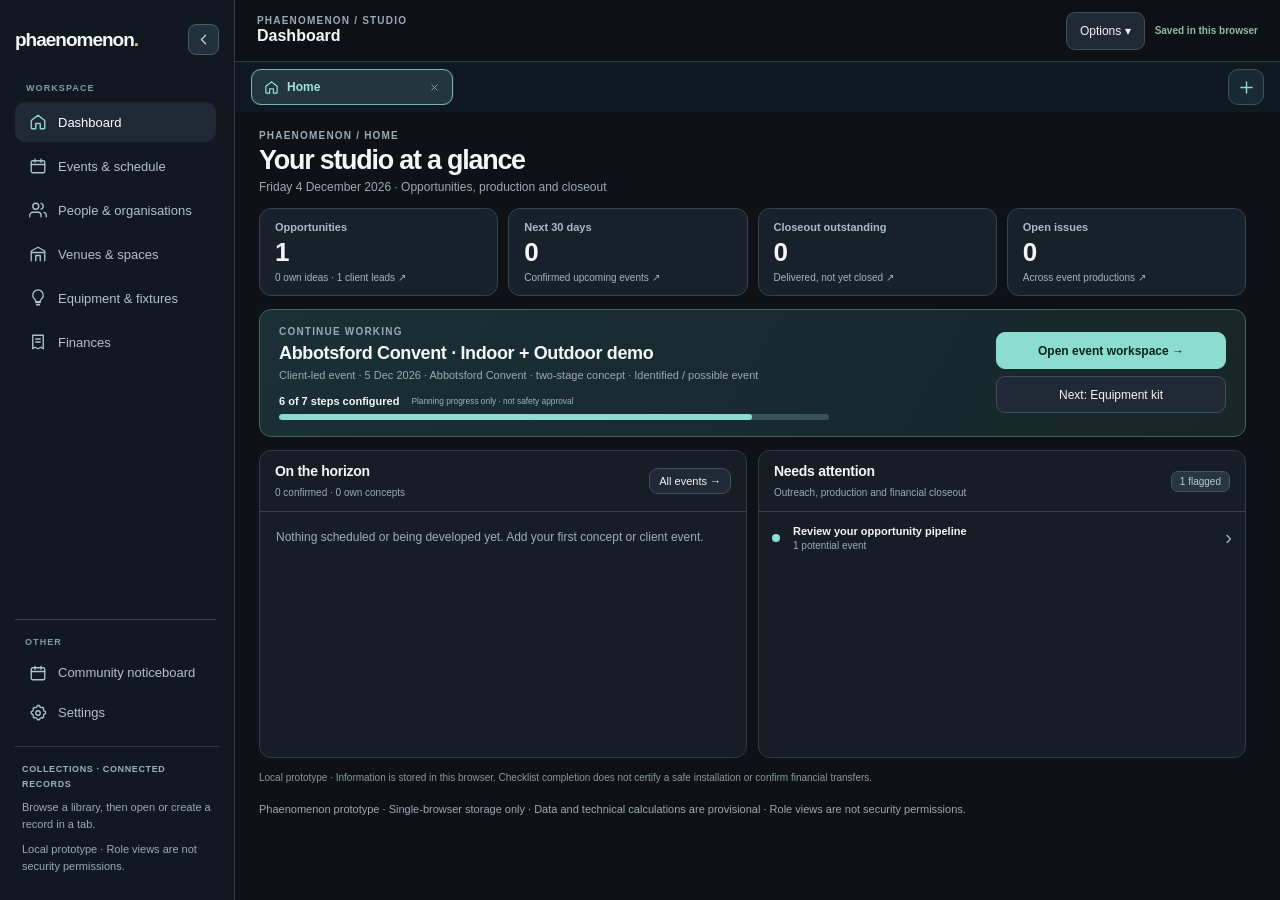
<file: index.html>
<!doctype html>
<html lang="en-AU">
<head>
  <meta charset="UTF-8" />
  <meta name="viewport" content="width=device-width, initial-scale=1, viewport-fit=cover" />
  <meta name="theme-color" content="#12171b" />
  <meta name="description" content="Phaenomenon is an interactive, local-first demo of a lighting design studio management workspace." />
  <title>Phaenomenon · Lighting studio workspace</title>
  <link rel="stylesheet" href="styles.css" />
  <link rel="stylesheet" href="venue-workflow.css">
  <link rel="stylesheet" href="technical-planner.css" />
  <link rel="stylesheet" href="multi-space.css" />
  <link rel="stylesheet" href="shared-ui.css" />
  <link rel="stylesheet" href="compact-workspace.css">
  <link rel="stylesheet" href="workspace-navigation.css">
  <link rel="stylesheet" href="event-lifecycle.css">
  <script>if (!location.hash || location.hash==="#/" || location.hash==="#/home") location.replace("production.html#/dashboard");</script>
</head>
<body>
  <div id="app"></div>
  <input type="file" id="import-file" accept="application/json,.json" hidden />
  <script src="venue-geometry.js" defer></script>
  <script src="fixture-profiles.js" defer></script>
  <script src="multi-space.js" defer></script>
  <script src="technical-core.js" defer></script>
  <script src="technical-planner.js" defer></script>
  <script src="venue-workflow.js" defer></script>
  <script src="event-lifecycle.js" defer></script>
  <script src="event-lifecycle-ui.js" defer></script>
  <script src="event-builder.js" defer></script>
  <script src="workspace-safety.js" defer></script>
  <script src="space-planner.js" defer></script>
  <script src="app.js" defer></script>
  <script src="shared-ui.js" defer></script>
  <script src="workspace-navigation.js" defer></script>
  <script type="module" src="space-3d.js"></script>
</body>
</html>
</file>
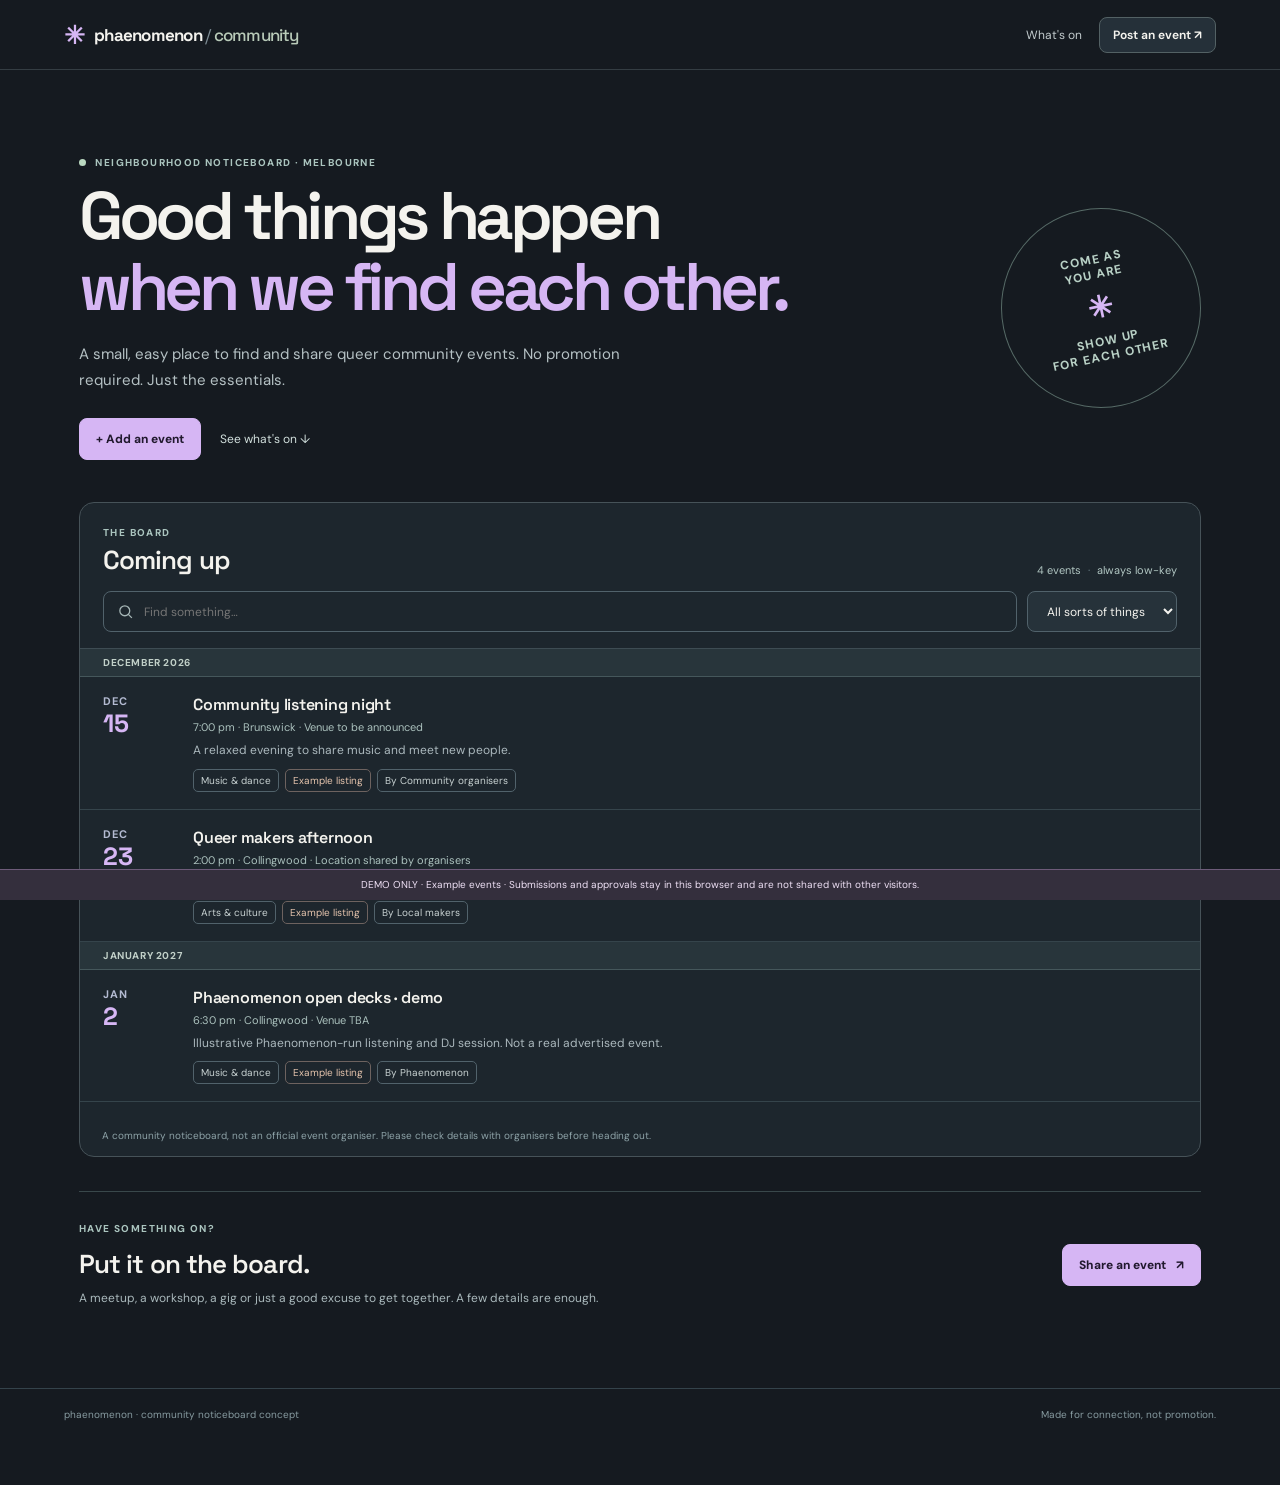
<file: community.html>
<!doctype html>
<html lang="en-AU">
<head>
  <meta charset="utf-8">
  <meta name="viewport" content="width=device-width, initial-scale=1, viewport-fit=cover">
  <meta name="theme-color" content="#151a20">
  <meta name="description" content="A simple local queer community events noticeboard concept. Browse what's on and submit something to share.">
  <title>Community noticeboard · Phaenomenon</title>
  <link rel="stylesheet" href="community.css">
  <link rel="stylesheet" href="shared-ui.css">
  <script src="community-data.js" defer></script>
  <script src="community-public.js" defer></script>
  <script src="shared-ui.js" defer></script>
</head>
<body>
  <header class="community-top">
    <a href="community.html" class="community-brand" aria-label="Community noticeboard home"><span class="brand-mark" aria-hidden="true">✳</span><span>phaenomenon<span class="brand-sep"> / </span><strong>community</strong></span></a>
    <nav aria-label="Community navigation"><a href="#whats-on">What's on</a><button type="button" data-open-submit>Post an event <span aria-hidden="true">↗</span></button></nav>
  </header>
  <main class="community-main" id="whats-on">
    <section class="community-intro">
      <div>
        <p class="community-eyebrow"><span class="status-pulse"></span> NEIGHBOURHOOD NOTICEBOARD · MELBOURNE</p>
        <h1>Good things happen<br><em>when we find each other.</em></h1>
        <p class="community-lead">A small, easy place to find and share queer community events. No promotion required. Just the essentials.</p>
        <div class="community-hero-buttons"><button type="button" class="community-primary" data-open-submit>+ Add an event</button><a href="#whats-on" class="community-quiet">See what's on ↓</a></div>
      </div>
      <div class="community-stamp" aria-hidden="true"><span>COME AS<br>YOU ARE</span><span class="stamp-star">✳</span><span>SHOW UP<br>FOR EACH OTHER</span></div>
    </section>
    <section class="community-board" aria-labelledby="board-heading">
      <div class="community-board-heading"><div><p class="community-eyebrow">THE BOARD</p><h2 id="board-heading">Coming up</h2></div><div class="community-board-flag"><span id="community-count">0 events</span> <span class="muted-dot">·</span> always low-key</div></div>
      <div class="community-filters">
        <label class="community-search"><span class="sr-only">Search events</span><svg aria-hidden="true" width="17" height="17" viewBox="0 0 24 24" fill="none" stroke="currentColor" stroke-width="1.8"><circle cx="11" cy="11" r="7"/><path d="m16 16 5 5"/></svg><input type="search" id="community-search" placeholder="Find something…" autocomplete="off"></label>
        <label class="community-category"><span class="sr-only">Filter category</span><select id="community-category"><option value="all">All sorts of things</option></select></label>
      </div>
      <div class="community-list" id="community-list" tabindex="0" role="region" aria-label="Upcoming community events"><p class="community-empty">Loading the noticeboard…</p></div>
      <p class="community-board-note">A community noticeboard, not an official event organiser. Please check details with organisers before heading out.</p>
    </section>
    <section class="community-bottom" aria-labelledby="community-bottom-heading">
      <div><p class="community-eyebrow">HAVE SOMETHING ON?</p><h2 id="community-bottom-heading">Put it on the board.</h2><p>A meetup, a workshop, a gig or just a good excuse to get together. A few details are enough.</p></div>
      <button type="button" class="community-primary" data-open-submit>Share an event <span aria-hidden="true">↗</span></button>
    </section>
  </main>
  <footer class="community-footer"><span>phaenomenon · community noticeboard concept</span><span>Made for connection, not promotion.</span></footer>
  <div class="community-demo-bar" role="note">DEMO ONLY · Example events · Submissions and approvals stay in this browser and are not shared with other visitors.</div>
  <dialog id="community-submit-dialog" aria-labelledby="community-submit-heading">
    <div class="community-dialog-head"><div><p class="community-eyebrow">A FEW DETAILS, THAT'S ALL</p><h2 id="community-submit-heading">Post a community event</h2></div><button type="button" class="community-icon-btn" data-close-submit aria-label="Close submission form">✕</button></div>
    <p class="community-dialog-desc">This prototype saves your submission locally for review. It does not post anything to a public server yet.</p>
    <form id="community-submit-form">
      <label>What's the event called? <span aria-hidden="true">*</span><input name="title" maxlength="120" required placeholder="e.g. Community movie night"></label>
      <div class="community-form-grid"><label>Date <span aria-hidden="true">*</span><input name="date" type="date" required></label><label>Time <span class="form-optional">(optional)</span><input name="time" type="time"></label></div>
      <div class="community-form-grid"><label>Neighbourhood <span aria-hidden="true">*</span><input name="area" maxlength="80" placeholder="e.g. Brunswick" required></label><label>Type of event <span aria-hidden="true">*</span><select name="category" required></select></label></div>
      <label>Venue or meeting point <span class="form-optional">(optional)</span><input name="venue" maxlength="120" placeholder="Only share locations intended to be public"></label>
      <label>A short description <span aria-hidden="true">*</span><textarea name="description" maxlength="420" rows="3" required placeholder="What's happening? Who might enjoy coming along?"></textarea></label>
      <label>Organiser name <span class="form-optional">(optional)</span><input name="organiser" maxlength="100" placeholder="Community group or public name"></label>
      <label>More info or tickets <span class="form-optional">(optional)</span><input name="url" type="url" maxlength="500" placeholder="https://…"></label>
      <p class="community-form-warning">Please don't share private addresses, identifying attendee details or anything that isn't intended to be public.</p>
      <p id="community-form-message" class="community-form-message" role="status" aria-live="polite" hidden></p>
      <div class="community-dialog-actions"><button type="button" class="community-secondary" data-close-submit>Cancel</button><button type="submit" class="community-primary">Submit for review ↗</button></div>
    </form>
  </dialog>
  <noscript>Enable JavaScript to browse example events or submit a demo listing.</noscript>
</body>
</html>
</file>
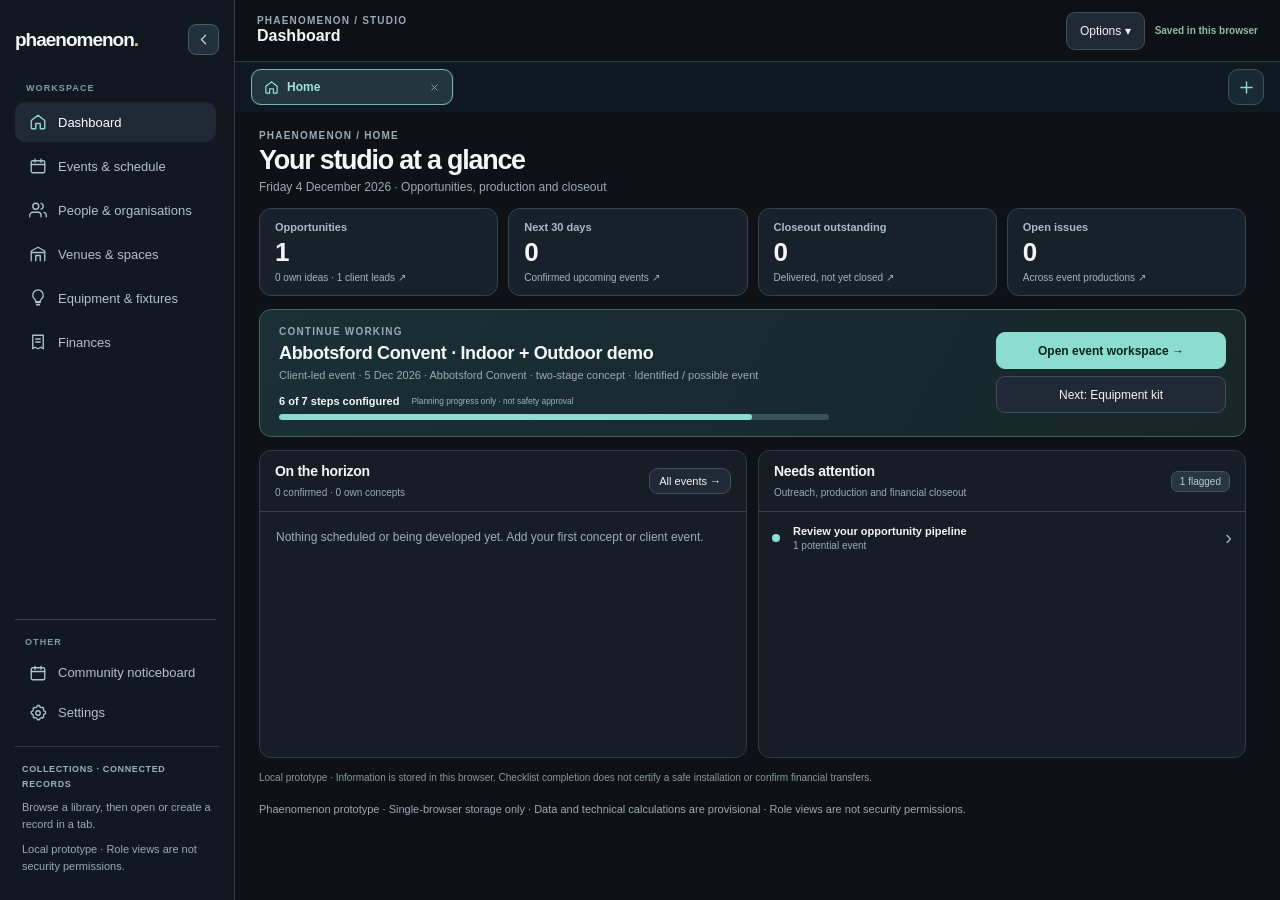
<file: production.html>
<!doctype html>
<html lang="en-AU">
<head>
  <meta charset="utf-8">
  <meta name="viewport" content="width=device-width,initial-scale=1,viewport-fit=cover">
  <meta name="theme-color" content="#0e1116">
  <meta name="description" content="Phaenomenon connected event production workspace with entities, crew packs and versioned technical instructions.">
  <title>Event production · Phaenomenon</title>
  <link rel="stylesheet" href="production.css">
  <link rel="stylesheet" href="venue-workflow.css">
  <link rel="stylesheet" href="shared-ui.css">
  <link rel="stylesheet" href="compact-workspace.css">
  <link rel="stylesheet" href="workspace-navigation.css">
  <link rel="stylesheet" href="event-lifecycle.css">
  <link rel="stylesheet" href="home-dashboard.css">
  <link rel="stylesheet" href="community-admin.css">
  <link rel="stylesheet" href="event-workspace.css">
  <link rel="stylesheet" href="collection-workspaces.css">
  <script src="venue-geometry.js" defer></script>
  <script src="multi-space.js" defer></script>
  <script src="venue-workflow.js" defer></script>
  <script src="event-lifecycle.js" defer></script>
  <script src="event-lifecycle-ui.js" defer></script>
  <script src="event-builder.js" defer></script>
  <script src="workspace-safety.js" defer></script>
  <script src="home-dashboard.js" defer></script>
  <script src="community-data.js" defer></script>
  <script src="community-admin.js" defer></script>
  <script src="event-workspace.js" defer></script>
  <script src="collection-workspaces.js" defer></script>
  <script src="production-os.js" defer></script>
  <script src="shared-ui.js" defer></script>
  <script src="workspace-navigation.js" defer></script>
</head>
<body>
  <div id="production-app"></div>
  <input id="production-import-file" type="file" accept="application/json,.json" hidden aria-label="Import workspace JSON backup">
  <noscript>Enable JavaScript to run the local-first event production demo.</noscript>
</body>
</html>
</file>
<file: styles.css>
@import url('https://fonts.googleapis.com/css2?family=DM+Sans:wght@400;450;500;550;600;650;700;750&family=Manrope:wght@400;500;600;650;700;750;800&display=swap');
:root{font-family:'DM Sans',-apple-system,BlinkMacSystemFont,'Segoe UI',sans-serif;color:#27303b;background:#f5f6f6;font-synthesis:none;--ink:#263039;--muted:#88939e;--stroke:#e7ebed;--paper:#fff;--surface:#f8faf9;--dark:#151b20;--dark-2:#20292f;--accent:#ba8144;--accent-light:#fbf0e4;--mint:#2f877b;--mint-light:#e8f4f0;--red:#bf6b69;--red-light:#fbeeee}
*{box-sizing:border-box}html,body{padding:0;margin:0;min-height:100%}button,input,select,textarea{font:inherit}button{cursor:pointer}button:disabled{cursor:not-allowed;opacity:.52}button:focus-visible,a:focus-visible,input:focus-visible,select:focus-visible,textarea:focus-visible{outline:3px solid #d4a66d;outline-offset:2px}a{color:inherit}h1,h2,h3,h4,p{margin-top:0}h1,h2,h3,h4{font-family:Manrope,'DM Sans',sans-serif;letter-spacing:-.037em}h1{font-size:31px;line-height:1.22;margin-bottom:8px;font-weight:800}h2{font-size:19px;margin-bottom:0;font-weight:750}h3{font-size:15px;font-weight:750;margin-bottom:5px}p{line-height:1.55}svg{display:inline-block;vertical-align:middle;flex-shrink:0}.app-shell{display:grid;grid-template-columns:242px minmax(0,1fr);min-height:100vh}.sidebar{background:var(--dark);color:#d8e0e2;display:flex;flex-direction:column;position:sticky;top:0;height:100vh;padding:29px 16px 18px;overflow-y:auto}.logo{padding:0 15px 34px;display:flex;align-items:center;gap:11px;text-decoration:none}.logo-mark{width:36px;height:36px;display:grid;place-items:center;border:1px solid #7f8072;border-radius:12px;background:linear-gradient(145deg,#ac855a,#e9c393);color:#20272b;box-shadow:0 7px 19px #0003}.logo-name{color:#fff;font-family:Manrope,sans-serif;font-size:19px;letter-spacing:-.07em;font-weight:800}.logo-tag{display:block;color:#9ea7a9;font-size:10px;font-weight:600;letter-spacing:.12em;text-transform:uppercase;margin-top:1px}.nav-label{font-size:10px;color:#829096;text-transform:uppercase;letter-spacing:.16em;font-weight:750;margin:0 14px 11px}.nav-items{display:flex;flex-direction:column;gap:4px}.nav-link{border:0;background:transparent;color:#aeb9bf;text-decoration:none;display:flex;align-items:center;gap:12px;padding:12px 13px;border-radius:10px;font-size:13.5px;font-weight:600;text-align:left;transition:background .15s,color .15s}.nav-link svg{opacity:.8}.nav-link:hover{background:#ffffff0b;color:#fff}.nav-link.active{color:#f6f4ef;background:#343a3d}.nav-link.active svg{color:#e7b881;opacity:1}.nav-count{margin-left:auto;color:#d8d1c7;background:#ffffff1c;font-size:10px;border-radius:6px;padding:2px 6px}.sidebar-bottom{margin-top:auto;padding-top:24px}.sidebar-card{margin:0 5px 14px;padding:17px 14px 15px;border:1px solid #344148;border-radius:13px;background:linear-gradient(150deg,#27333a,#1d262b)}.sidebar-card .eyebrow{color:#caad87}.sidebar-card strong{font-family:Manrope,sans-serif;display:block;color:white;font-size:13px;line-height:1.45;margin:8px 0 4px}.sidebar-card p{color:#a5b0b5;font-size:11px;margin-bottom:12px}.sidebar-card button{border:1px solid #58686f;background:transparent;color:#f0efea;border-radius:8px;padding:8px 12px;font-size:11px;font-weight:700;width:100%;text-align:left}.profile{display:flex;gap:11px;align-items:center;padding:11px 12px;border-top:1px solid #394349}.avatar{height:33px;width:33px;background:#e4d7c6;color:#6a523a;border-radius:10px;display:grid;place-items:center;font-weight:800;font-size:12px}.profile strong{display:block;font-size:12px;color:#fff}.profile small{display:block;font-size:10px;color:#8d9a9f;margin-top:2px}.main{min-width:0}.topbar{height:77px;background:#fff;border-bottom:1px solid var(--stroke);display:flex;align-items:center;justify-content:space-between;gap:20px;padding:0 42px}.breadcrumbs{font-size:13px;color:#9aa5ab;font-weight:650}.breadcrumbs span{color:#34414a}.top-actions{display:flex;align-items:center;gap:12px}.top-search{display:flex;align-items:center;gap:9px;background:#f6f8f8;border:1px solid #edf0f1;border-radius:10px;color:#97a3ab;padding:9px 12px;min-width:220px}.top-search input{border:0;outline:none;background:transparent;min-width:0;color:var(--ink);font-size:12px;width:100%}.top-search input::placeholder{color:#a2abb0}.content{max-width:1600px;padding:32px 42px 50px;margin:0 auto}.section-intro{display:flex;align-items:end;justify-content:space-between;gap:20px;margin-bottom:26px}.section-intro p{color:var(--muted);font-size:13px;margin:0}.section-intro .eyebrow{margin-bottom:11px}.eyebrow{text-transform:uppercase;letter-spacing:.15em;font-size:10px;font-weight:800;color:var(--accent)}.tagline{color:#9ca4aa}.button{display:inline-flex;gap:8px;align-items:center;justify-content:center;white-space:nowrap;border:1px solid #dde3e4;background:#fff;color:#33414a;padding:10px 15px;border-radius:9px;font-weight:750;font-size:12px;min-height:38px;transition:transform .12s,box-shadow .12s,border-color .12s}.button:hover{box-shadow:0 3px 8px #00000012;transform:translateY(-1px)}.button.primary{background:#263b3d;border-color:#263b3d;color:#fff}.button.primary:hover{background:#345352}.button.gold{background:#c18a53;border-color:#c18a53;color:#fff}.button.ghost{background:transparent}.button.small{min-height:30px;padding:6px 10px;font-size:11px}.button.danger{color:#aa4b48;border-color:#f0d6d5}.icon-button{border:0;background:transparent;color:#8d99a0;width:31px;height:31px;border-radius:8px;display:inline-grid;place-items:center}.icon-button:hover{background:#f0f2f2}.cards-4{display:grid;grid-template-columns:repeat(4,minmax(0,1fr));gap:16px}.metric-card{background:#fff;border:1px solid var(--stroke);border-radius:14px;padding:19px 21px;box-shadow:0 2px 11px #27313804;min-height:144px;display:flex;flex-direction:column;justify-content:space-between}.metric-top{display:flex;align-items:center;justify-content:space-between}.metric-label{font-size:12px;color:#8b989f;font-weight:650}.metric-icon{width:31px;height:31px;display:grid;place-items:center;color:#ab7a4f;background:#fbf3eb;border-radius:9px}.metric-value{font-family:Manrope,sans-serif;font-weight:800;letter-spacing:-.045em;color:#252e35;font-size:27px}.metric-foot{font-size:11px;color:#9da6ab}.metric-foot strong{color:#328779}.dashboard-grid{display:grid;grid-template-columns:minmax(0,1.65fr) minmax(280px,1fr);gap:18px;margin-top:18px}.panel{background:#fff;border:1px solid var(--stroke);border-radius:15px;min-width:0;box-shadow:0 3px 14px #16202a04;overflow:hidden}.panel-head{display:flex;align-items:center;justify-content:space-between;gap:14px;padding:22px 23px 18px}.panel-head .subtitle{color:#a2acb2;font-size:11px;margin:4px 0 0}.panel-link{border:0;background:transparent;color:#9b704d;font-size:11px;font-weight:800;display:flex;gap:4px;align-items:center;padding:5px}.project-list{padding:0 23px 14px}.project-row{border-top:1px solid #f0f2f2;display:grid;grid-template-columns:43px minmax(0,1fr) auto;align-items:center;gap:13px;width:100%;text-align:left;background:transparent;padding:16px 0;border-left:0;border-right:0;border-bottom:0}.project-row:hover .project-title{color:#b47d43}.project-symbol{width:42px;height:42px;border-radius:10px;display:grid;place-items:center;font-size:17px}.project-title{font-size:12px;font-weight:800;display:block;color:#34404a}.project-meta{color:#9ba6ac;font-size:10px;margin-top:4px}.project-progress-area{width:115px;text-align:right}.project-progress-area small{font-size:10px;color:#98a3aa}.progress{height:5px;background:#edf1ef;border-radius:100px;overflow:hidden}.progress span{display:block;height:100%;background:#c28e5c;border-radius:inherit}.project-progress-area .progress{margin-top:7px}.status{display:inline-flex;align-items:center;gap:5px;background:#edf2f0;color:#508174;border-radius:6px;padding:4px 7px;font-size:10px;font-weight:800;white-space:nowrap}.status.concept{background:#f3f0fc;color:#8473ae}.status.design-development{background:#fdf1e6;color:#b1804d}.status.procurement{background:#edf5fc;color:#5b89a8}.status.installation{background:#fbedec;color:#b96c66}.status.handover{background:#eaf4ef;color:#549078}.status.discovery{background:#eff2f4;color:#758a93}.status.proposal{background:#fff3dd;color:#aa8050}.status.negotiation{background:#f2ebfc;color:#8171b0}.status.won{background:#e7f5ee;color:#468f6e}.status.lost{background:#fbeeee;color:#b16c6b}.task-list{padding:0 22px 14px}.task-row{display:flex;gap:11px;align-items:flex-start;border-top:1px solid #f0f2f2;padding:14px 0}.task-check{width:17px;height:17px;border:1.5px solid #b6c2c3;background:#fff;border-radius:5px;display:grid;place-items:center;flex-shrink:0;margin-top:1px;padding:0}.task-check.done{background:#448a7b;border-color:#448a7b;color:#fff}.task-details{flex:1;min-width:0}.task-title{font-size:11.5px;font-weight:750;color:#38434b;line-height:1.4}.task-title.done{text-decoration:line-through;color:#a4afb3}.task-sub{font-size:10px;color:#9ca7ad;margin-top:3px}.date-chip{font-size:10px;background:#f5f6f6;color:#8b969c;border-radius:6px;padding:5px 7px;white-space:nowrap}.date-chip.overdue{color:#bc6a63;background:#fdf1f0}.bottom-grid{display:grid;grid-template-columns:minmax(0,1.65fr) minmax(280px,1fr);gap:18px;margin-top:18px}.stage-bars{padding:0 23px 22px}.stage-row{display:grid;grid-template-columns:102px minmax(0,1fr) 45px;align-items:center;gap:10px;padding:7px 0;font-size:11px;color:#7d8990}.stage-track{height:9px;border-radius:100px;background:#f1f2f2;overflow:hidden}.stage-fill{height:100%;border-radius:100px;background:#d1b08c}.stage-number{text-align:right;font-weight:750;color:#46535b}.event-list{padding:0 23px 17px}.event-row{display:flex;gap:12px;padding:11px 0;border-top:1px solid #f1f3f3;align-items:center}.event-date{width:40px;text-align:center;border:1px solid #edf0f0;border-radius:9px;padding:5px 2px;color:#9ca5a9;flex-shrink:0}.event-date strong{font:800 18px Manrope;color:#45525a;display:block}.event-date small{font-size:9px;font-weight:800;text-transform:uppercase}.event-info{min-width:0;flex:1}.event-info strong{font-size:11.5px;display:block;color:#33424a}.event-info span{font-size:10px;color:#a0abb0;display:block;margin-top:4px}.event-dot{width:7px;height:7px;border-radius:50%;background:#b98b59}.banner{margin-top:20px;border-radius:15px;background:#212b30;color:#fff;min-height:168px;overflow:hidden;display:flex;align-items:center;justify-content:space-between;gap:24px;position:relative;padding:25px 31px}.banner h2{font-size:20px;letter-spacing:-.055em;margin:7px 0 6px}.banner p{font-size:12px;color:#b1bec2;margin:0;max-width:470px}.banner .eyebrow{color:#e0b98e}.banner .button{z-index:1}.banner-light{position:absolute;right:14%;top:-110px;transform:rotate(-23deg);height:330px;width:90px;background:linear-gradient(90deg,transparent,#f2c78927,transparent);filter:blur(8px)}.banner-light:after{content:'';position:absolute;top:0;left:35px;height:300px;width:8px;background:linear-gradient(#dbb072b0,transparent)}.section-toolbar{display:flex;justify-content:space-between;align-items:center;gap:12px;margin-bottom:17px}.filter-tabs{display:flex;gap:5px;flex-wrap:wrap}.filter-tab{border:1px solid transparent;background:transparent;padding:8px 12px;border-radius:8px;color:#8a979d;font-size:11px;font-weight:750}.filter-tab.active{background:#fff;border-color:#e3e8e8;color:#2c4140;box-shadow:0 1px 4px #00000008}.search-control{border:1px solid #e0e7e8;background:#fff;padding:9px 12px;border-radius:9px;display:flex;gap:8px;align-items:center;color:#96a1a8}.search-control input{border:none;outline:none;font-size:12px;background:none;min-width:120px;width:190px}.project-cards{display:grid;grid-template-columns:repeat(3,minmax(0,1fr));gap:17px}.project-card{border:1px solid var(--stroke);border-radius:14px;background:#fff;overflow:hidden;display:block;text-align:left;padding:0;color:inherit;min-width:0;transition:transform .16s,border-color .16s,box-shadow .16s}.project-card:hover{transform:translateY(-3px);box-shadow:0 12px 28px #29364012;border-color:#d5dfde}.project-card-visual{height:126px;position:relative;overflow:hidden;background:linear-gradient(135deg,var(--tone-a),var(--tone-b));}.project-card-visual:before{content:'';position:absolute;top:-160px;right:14%;height:290px;width:190px;background:radial-gradient(ellipse at center,#fff9bd66,transparent 68%);transform:rotate(-24deg)}.project-card-visual:after{content:'';position:absolute;bottom:-85px;right:-18px;height:180px;width:250px;border:1px solid #ffffff35;border-radius:50%;box-shadow:0 0 0 20px #ffffff07,0 0 0 47px #ffffff07;transform:rotate(-20deg)}.project-card-code{position:absolute;left:18px;top:15px;color:#ffffffad;font-size:10px;font-weight:800;letter-spacing:.12em}.project-card-label{position:absolute;bottom:15px;left:18px;color:#fff;font-size:21px;font-family:Manrope;font-weight:750;letter-spacing:-.055em}.project-card-body{padding:18px}.project-card-body .card-title{font:800 15px Manrope;letter-spacing:-.04em;color:#303b42;margin:0 0 4px}.project-card-sub{font-size:11px;color:#a1a9b0;margin-bottom:15px}.project-card-data{display:flex;justify-content:space-between;align-items:center;gap:5px}.project-card-bottom{display:flex;justify-content:space-between;align-items:center;font-size:10px;color:#98a3a8;margin:15px 0 7px}.project-card-bottom strong{color:#43545a}.empty{padding:46px 16px;color:#a0aab0;text-align:center}.empty strong{display:block;color:#59666c;font-size:13px;margin:12px 0 4px}.empty p{font-size:12px;max-width:300px;margin:0 auto}.kanban{display:grid;grid-template-columns:repeat(4,minmax(230px,1fr));gap:15px;align-items:start;overflow-x:auto;padding-bottom:10px}.kanban-col{background:#edf1ef;border:1px solid #e5e9e8;padding:12px;border-radius:14px;min-height:310px}.kanban-col-head{display:flex;align-items:center;gap:8px;font-size:12px;font-weight:800;padding:4px 4px 14px}.kanban-col-head .count{margin-left:auto;background:#dfe6e3;border-radius:6px;font-size:10px;padding:3px 7px;color:#65736f}.lead-card{background:#fff;border-radius:11px;border:1px solid #e3e9e7;padding:16px;margin-bottom:11px;box-shadow:0 2px 10px #0d34240a}.lead-card small{color:#98a5a9;font-size:10px}.lead-card h3{margin:8px 0 3px;font-size:13px}.lead-meta{font-size:10px;color:#a0abb0;margin-bottom:16px}.lead-bottom{display:flex;align-items:center;justify-content:space-between;font-size:12px;font-weight:800}.lead-actions{display:flex;gap:7px;margin-top:13px;align-items:center}.lead-actions .button{flex:1}.lead-select{width:100%;font-size:11px;color:#59726b;background:#f5f8f6;border:1px solid #e5eae7;border-radius:8px;padding:7px;margin-top:12px}.calendar-layout{display:grid;grid-template-columns:minmax(0,1.7fr) minmax(250px,.8fr);gap:18px}.calendar-header{display:flex;justify-content:space-between;align-items:center;padding:21px 23px}.calendar-month{font:800 18px Manrope}.calendar-controls{display:flex;align-items:center;gap:5px}.weekday-grid,.calendar-grid{display:grid;grid-template-columns:repeat(7,minmax(0,1fr))}.weekday-grid>div{color:#a3adb2;text-align:center;padding:9px 4px 13px;text-transform:uppercase;font-size:10px;font-weight:800}.calendar-grid{border-top:1px solid var(--stroke);border-left:1px solid var(--stroke)}.day{min-height:94px;background:#fff;border:0;border-right:1px solid var(--stroke);border-bottom:1px solid var(--stroke);padding:9px 6px;text-align:left;display:flex;flex-direction:column;gap:5px;align-items:flex-start}.day.muted{background:#fafafa;color:#c0c7cb}.day.selected{background:#fbf7f2}.day:hover{background:#f7f9f8}.day-number{font-size:11px;color:#89969b;padding:3px 5px;font-weight:750}.day.today .day-number{border-radius:6px;background:#303e3e;color:#fff}.day-event{display:block;max-width:100%;overflow:hidden;text-overflow:ellipsis;white-space:nowrap;border-radius:5px;color:#90704f;background:#f8eede;padding:4px 5px;font-size:9px;font-weight:750}.day-event.crew{background:#e8f1f1;color:#557d82}.day-event.review{background:#f0eaf6;color:#8474a5}.calendar-agenda{padding:0 20px 20px}.calendar-agenda .event-row{gap:10px}.table-wrap{overflow-x:auto}.data-table{width:100%;border-collapse:collapse;text-align:left;min-width:790px}.data-table th{padding:15px 18px;background:#fbfcfc;color:#9ca7ae;font-size:10px;text-transform:uppercase;letter-spacing:.07em;font-weight:800;border-bottom:1px solid var(--stroke)}.data-table td{padding:16px 18px;border-bottom:1px solid #f0f3f2;font-size:11px;color:#617078}.data-table tr:hover td{background:#fcfdfd}.data-table td strong{color:#324148;font-size:12px}.data-table .sku{font-size:10px;color:#b48c62;letter-spacing:.06em;font-weight:800}.swatch{width:33px;height:33px;border-radius:9px;display:inline-grid;place-items:center;color:#7a8c90;background:#f0f3f3}.fixture-name{display:flex;gap:10px;align-items:center}.client-grid{display:grid;grid-template-columns:repeat(3,minmax(0,1fr));gap:16px}.client-card{background:#fff;border:1px solid var(--stroke);border-radius:14px;padding:21px}.client-monogram{height:41px;width:41px;display:grid;place-items:center;background:#f1e9df;color:#a27c58;border-radius:12px;font:800 14px Manrope;margin-bottom:16px}.client-card h3{font-size:14px;margin-bottom:5px}.client-card p{color:#8f9da3;font-size:11px;margin:0 0 14px}.client-card .divider{border-top:1px solid var(--stroke);padding-top:14px;display:flex;justify-content:space-between;gap:5px}.client-card a{color:#956b48;text-decoration:none;font-size:11px;overflow-wrap:anywhere}.client-card a:hover{text-decoration:underline}.settings-layout{display:grid;grid-template-columns:minmax(0,1.15fr) minmax(250px,1fr);gap:18px}.settings-content{padding:24px}.settings-content h3{font-size:16px;margin-bottom:6px}.settings-content p{font-size:12px;color:#89959d}.setting-actions{display:flex;gap:9px;flex-wrap:wrap;margin-top:17px}.callout{padding:16px;border:1px solid #e8e6e1;background:#fbf8f3;border-radius:11px;margin-top:18px;font-size:11px;line-height:1.6;color:#7f7160}.callout strong{color:#654f39}.split-stat{display:flex;justify-content:space-between;border-bottom:1px solid var(--stroke);padding:12px 0;gap:14px;font-size:11px;color:#89949a}.split-stat strong{color:#354149}.drawer-backdrop,.modal-backdrop{position:fixed;inset:0;z-index:20;background:#0f1929a1;backdrop-filter:blur(2px)}.drawer{position:absolute;right:0;top:0;bottom:0;width:min(630px,100vw);background:#fff;box-shadow:-14px 0 50px #0b161b29;overflow:auto}.drawer-hero{padding:28px 30px 25px;color:#fff;position:relative;overflow:hidden;background:linear-gradient(120deg,var(--tone-a),var(--tone-b))}.drawer-hero:after{content:'';position:absolute;right:-20px;top:-90px;height:300px;width:340px;border-radius:50%;border:1px solid #ffffff33;box-shadow:0 0 0 25px #ffffff0c,0 0 0 55px #ffffff08;pointer-events:none}.drawer-top{display:flex;justify-content:space-between;align-items:center;position:relative;z-index:1}.drawer-top .eyebrow{color:#ffffffa8}.drawer-close{background:#ffffff27;border:1px solid #ffffff35;border-radius:9px;color:#fff;width:32px;height:32px}.drawer-hero h2{font-size:26px;color:#fff;margin:27px 0 5px;position:relative;z-index:1}.drawer-hero p{font-size:12px;color:#ffffffb8;position:relative;z-index:1;margin:0}.drawer-tabs{display:flex;gap:22px;border-bottom:1px solid var(--stroke);padding:0 30px;overflow-x:auto}.drawer-tab{white-space:nowrap;background:transparent;border:0;border-bottom:2px solid transparent;padding:17px 0 13px;color:#929da4;font-size:11px;font-weight:800}.drawer-tab.active{border-color:#bd8b5e;color:#45534f}.drawer-body{padding:26px 30px 38px}.detail-grid{display:grid;grid-template-columns:repeat(2,minmax(0,1fr));gap:15px;margin-bottom:20px}.detail-tile{border:1px solid var(--stroke);padding:14px;border-radius:11px;min-width:0}.detail-tile small{display:block;color:#9aa6ab;font-size:10px;margin-bottom:7px}.detail-tile strong{font-size:12px;color:#38464c}.field-label{display:block;color:#77858e;font-size:11px;font-weight:800;margin:15px 0 7px}.field,.form-select,.form-textarea{display:block;width:100%;border:1px solid #dfe6e7;border-radius:9px;padding:10px 11px;font-size:12px;color:#34424a;background:#fff}.form-textarea{resize:vertical;min-height:84px}.detail-section{margin-top:20px;padding-top:19px;border-top:1px solid var(--stroke)}.detail-section h3{font-size:14px}.detail-section p{font-size:12px;color:#87959b}.detail-section .task-row{padding:11px 0}.mini-form{display:flex;gap:9px;margin-top:15px}.mini-form .field{flex:1;min-width:0}.budget-track{display:flex;height:13px;background:#edf1ef;overflow:hidden;border-radius:20px;margin-top:15px}.budget-track span{background:#c29260}.budget-metrics{display:flex;justify-content:space-between;margin-top:11px;font-size:11px;color:#8c999f}.budget-metrics strong{font-size:15px;color:#36464d}.quote-sheet{border:1px solid var(--stroke);padding:23px;border-radius:12px;margin-bottom:15px;background:#fff}.quote-head{display:flex;justify-content:space-between;align-items:start;margin-bottom:26px}.quote-head strong{font-size:16px;font-family:Manrope}.quote-head small{font-size:10px;color:#9aa5ab}.quote-line{display:flex;justify-content:space-between;gap:12px;border-bottom:1px solid #eef0ef;padding:13px 0;font-size:11px}.quote-line span{color:#7e8b92}.quote-total{display:flex;justify-content:space-between;font-size:17px;font-family:Manrope;font-weight:800;margin-top:17px}.note{border:1px solid #e3ece9;background:#f8fbf9;color:#648075;border-radius:10px;padding:12px 14px;font-size:11px;line-height:1.6}.modal-backdrop{display:grid;place-items:center;padding:18px}.modal{background:#fff;border-radius:17px;width:min(470px,100%);box-shadow:0 20px 70px #0d162b35;max-height:calc(100vh - 36px);overflow:auto;padding:25px 27px 27px}.modal-head{display:flex;align-items:start;justify-content:space-between;margin-bottom:18px;gap:12px}.modal-head h2{font-size:20px;margin:0 0 5px}.modal-head p{font-size:12px;color:#9ba7ac;margin:0}.form-grid{display:grid;grid-template-columns:repeat(2,minmax(0,1fr));gap:0 12px}.form-grid .full{grid-column:1/-1}.modal-footer{display:flex;justify-content:flex-end;gap:9px;margin-top:23px}.toast{position:fixed;z-index:40;bottom:22px;right:24px;background:#243b38;color:#fff;box-shadow:0 10px 28px #0003;border-radius:10px;padding:12px 17px;font-size:12px;max-width:350px;display:flex;align-items:center;gap:9px}.notice{color:#7b8890;font-size:11px;margin:18px 0 0}.mobile-menu{display:none}.no-results{padding:25px;text-align:center;font-size:12px;color:#9aabb0}.inline-actions{display:flex;gap:8px;flex-wrap:wrap;align-items:center}.list-schedule{margin-top:10px}.print-only{display:none}
@media(max-width:1200px){.topbar{padding:0 28px}.content{padding:28px}.project-cards,.client-grid{grid-template-columns:repeat(2,minmax(0,1fr))}.cards-4{grid-template-columns:repeat(2,minmax(0,1fr))}}@media(max-width:920px){.app-shell{grid-template-columns:68px minmax(0,1fr)}.sidebar{padding:22px 9px}.logo{padding:0 8px 28px}.logo-name,.logo-tag,.nav-label,.nav-link span,.nav-count,.sidebar-card,.profile div:last-child{display:none}.nav-link{justify-content:center;padding:13px}.profile{justify-content:center;padding:16px 0}.dashboard-grid,.bottom-grid,.calendar-layout,.settings-layout{grid-template-columns:1fr}.kanban{grid-template-columns:repeat(4,minmax(220px,1fr))}.sidebar-bottom{padding-top:10px}}@media(max-width:680px){.app-shell{display:block}.sidebar{height:auto;position:sticky;top:0;z-index:10;padding:8px 12px;display:block;overflow-x:auto}.sidebar .logo,.sidebar-bottom,.nav-label{display:none}.nav-items{flex-direction:row;justify-content:space-between}.nav-link{padding:9px 11px;white-space:nowrap}.topbar{height:63px;padding:0 16px}.top-search{min-width:0;width:130px}.top-actions{gap:6px}.top-actions>.button{padding:9px;font-size:0}.top-actions>.button svg{height:17px;width:17px}.content{padding:23px 16px 35px}.section-intro{align-items:start}.section-intro h1{font-size:25px}.cards-4{gap:9px}.metric-card{min-height:129px;padding:14px}.metric-value{font-size:24px}.metric-label{font-size:10px}.panel-head{padding:19px 16px}.project-list,.task-list,.stage-bars,.event-list{padding-left:16px;padding-right:16px}.project-progress-area{width:70px}.project-cards,.client-grid{grid-template-columns:1fr}.section-toolbar{align-items:start;flex-direction:column}.search-control,.search-control input{width:100%}.banner{padding:20px 22px;min-height:160px}.banner .button{align-self:end}.calendar-grid .day{min-height:66px;padding:4px 2px}.day-event{font-size:8px;max-width:100%}.day-number{font-size:10px}.drawer-body{padding:23px 18px}.drawer-hero{padding:23px 18px}.drawer-tabs{padding:0 18px}.modal{padding:21px}.detail-grid{gap:10px}.calendar-header{padding:18px}.calendar-month{font-size:15px}.client-grid{grid-template-columns:1fr}}
@media print{body{background:#fff}.sidebar,.topbar,.content,.drawer-backdrop,.modal-backdrop,.toast{display:none!important}.print-only{display:block!important;padding:35px;font-family:Arial,sans-serif;color:#222}.print-only h1{font-size:26px}.print-only table{border-collapse:collapse;width:100%;margin-top:25px}.print-only td,.print-only th{border-bottom:1px solid #ddd;padding:12px;text-align:left}.print-only .total{text-align:right;font-size:22px;margin-top:22px}}

/* Slightly tighter wordmark for the Phaenomenon name */
.logo-name{font-size:17px;letter-spacing:-.075em}

/* EVENT OPERATIONS — focused on repeat-client bookings and billing */
.event-hero{background:linear-gradient(125deg,#293b3d,#182a2d);color:#fff;padding:28px 30px;margin-bottom:25px;display:flex;align-items:center;justify-content:space-between;gap:22px}
.event-hero .eyebrow{color:#d2ae7e}.event-hero h2{font-size:23px;line-height:1.35;max-width:570px}.event-hero p{color:#b8c8c7;font-size:12px;max-width:610px;margin:12px 0 18px}.event-hero .button:not(.primary){background:#ffffff1b;border-color:#70817e;color:white}
.event-hero-stats{min-width:170px;display:flex;flex-direction:column;gap:12px}.event-hero-stats span{display:flex;align-items:baseline;gap:10px;color:#b9c8c3;font-size:11px;white-space:nowrap}.event-hero-stats strong{font-size:26px;color:#edd3ad;font-family:Manrope,sans-serif}
.event-summary{margin-bottom:20px}.event-layout{display:grid;grid-template-columns:minmax(235px,280px) minmax(0,1fr);align-items:start;gap:18px}
.event-side{padding-bottom:12px}.event-side .panel-head{padding-bottom:11px}.event-picker{width:calc(100% - 20px);margin:5px 10px;padding:13px;border-radius:10px;text-align:left;display:flex;flex-direction:column;gap:6px;background:#fff;border:1px solid transparent}.event-picker:hover{background:#f8faf9}.event-picker.chosen{background:#f7faf8;border-color:#d4e4da}.event-picker-top{display:flex;align-items:center;gap:7px;justify-content:space-between}.event-picker strong{font-size:12px;color:#344148;min-width:0}.event-picker span:not(.event-picker-top):not(.status){font-size:11px;color:#7f8d94}.event-picker small{font-size:10px;color:#a0a8ae}
.event-work{padding:24px 25px;overflow:visible}.event-work-head{display:flex;justify-content:space-between;align-items:start;gap:12px;margin-bottom:15px}.event-work-head h2{font-size:20px;margin:7px 0}.event-work-head p{font-size:12px;color:#8d9aa0;margin:0}.event-form{border-top:1px solid #eef1f1;margin-top:17px;padding-top:4px}.event-fields{grid-template-columns:repeat(2,minmax(0,1fr));gap:0 14px}.event-form-actions{margin-top:18px;align-items:center}.event-form-actions small{color:#91a0a2;font-size:10.5px;max-width:400px;line-height:1.5}.equipment-head{border-top:1px solid #edf0ef;margin:28px 0 13px;padding-top:25px;display:flex;justify-content:space-between;gap:15px;align-items:center}.equipment-head p{font-size:11px;color:#8b999e;max-width:470px;margin:8px 0 0}
.equipment-table{min-width:780px}.equipment-table td{padding:12px 9px}.equipment-table th{padding:12px 9px}.equipment-table td small{display:block;color:#99a7ac;font-size:10px;margin-top:3px}.compact-input{width:82px;padding:8px;font-size:11px}.risk-pill{font-size:10px;background:#fff0e9;color:#a55732;border-radius:6px;padding:6px;white-space:nowrap}.stock-warning{background:#fff4ed;border:1px solid #f2ddce;border-radius:9px;padding:13px;color:#9b694a;font-size:11px;line-height:1.6;margin-top:16px}.gear-advice{color:#9aa3a8;font-size:11px;margin:14px 0}.event-totals{margin-top:20px;border-top:1px solid #e7edeb;padding-top:20px;display:flex;flex-wrap:wrap;align-items:center;gap:25px;justify-content:flex-end}.event-totals span{display:flex;flex-direction:column;gap:8px;text-align:right}.event-totals small{font-size:10px;color:#87959b}.event-totals strong{font:800 16px Manrope;color:#384b49}
.catalogue-table{min-width:750px}.catalogue-table td{vertical-align:middle}.catalogue-table td[colspan="4"]{width:380px}.equipment-edit{display:grid;grid-template-columns:1fr 1fr 1fr auto;gap:10px;align-items:center}.equipment-edit .compact-input{width:100%}
.billing-subhead{margin:27px 0 8px}.invoice-lines{display:flex;flex-direction:column;gap:9px}.invoice-item{display:grid;grid-template-columns:minmax(160px,2fr) minmax(60px,.48fr) minmax(90px,.85fr) 30px;gap:8px;align-items:end}.invoice-item .field-label{margin:9px 0 4px}.invoice-item .icon-button{margin-bottom:3px}.invoice-total{display:flex;justify-content:flex-end;gap:13px;flex-wrap:wrap;align-items:baseline;border-top:1px solid #e8eeeb;margin:20px 0;padding-top:16px;color:#87939a;font-size:11px}.invoice-total strong{font:800 18px Manrope;color:#293b3b}
.invoice-print{font-family:Arial,sans-serif}.invoice-print .print-head{display:flex;justify-content:space-between;align-items:start;border-bottom:2px solid #444;padding-bottom:30px}.invoice-print .print-head h1{font-size:32px;margin:0}.invoice-print .print-head p{font-size:11px}.invoice-print-meta{display:flex;justify-content:space-between;margin:35px 0;color:#444;font-size:12px}.invoice-print-total{text-align:right;margin:24px 0}.invoice-print-total p{font-size:13px;margin-bottom:8px}.invoice-print-total strong{font-size:22px}.print-note{white-space:pre-wrap;font-size:12px;max-width:520px}.print-disclaimer{border-top:1px solid #aaa;padding-top:12px;margin-top:48px;color:#666;font-size:10px}
@media(max-width:1130px){.event-layout{grid-template-columns:1fr}.event-side{display:flex;flex-wrap:wrap;align-items:start;padding:9px}.event-side .panel-head{width:100%}.event-picker{max-width:260px;width:calc(50% - 14px);margin:4px 7px}}
@media(max-width:680px){.event-hero{padding:22px;display:block}.event-hero h2{font-size:20px}.event-hero-stats{flex-direction:row;flex-wrap:wrap;gap:14px;margin-top:24px}.event-hero-stats strong{font-size:21px}.event-work{padding:16px}.event-work-head,.equipment-head{align-items:start;flex-direction:column}.event-picker{max-width:none;width:100%;margin:3px 0}.event-side{padding:10px}.event-fields{grid-template-columns:1fr}.invoice-item{grid-template-columns:minmax(0,1fr) 72px 92px 30px;gap:5px}.invoice-item .field{padding:7px 5px;font-size:11px}.invoice-item .field-label{font-size:9px}.event-totals{justify-content:space-between;gap:10px}.event-totals span{text-align:left}.event-totals strong{font-size:13px}.invoice-total{justify-content:flex-start}}
@media print{.app-shell{display:none!important}.print-only{display:block!important}}

/* SPACE PLANNER — event-linked venue geometry and equipment placements */
.sp-toolbar{padding:20px 22px;margin-bottom:18px;display:flex;flex-direction:column;gap:14px}
.sp-controls{display:flex;gap:12px;align-items:end;flex-wrap:wrap}.sp-controls>.sp-label{min-width:190px;flex:1;max-width:330px}
.sp-label{display:flex;flex-direction:column;gap:6px;color:#7b898d;font-size:11px;font-weight:650}.sp-label .form-select{font-size:12px;min-height:37px}.sp-dimensions{display:flex;flex-wrap:wrap;align-items:end;gap:12px;padding-top:12px;border-top:1px solid #e9eeec}.sp-dimensions .sp-label{max-width:100px}.sp-dimensions .field{font-size:12px}.sp-caption{font-size:10px;color:#89989b;margin-bottom:9px}.sp-newvenue{background:#f8fbfa;border:1px solid #d9e7e2;border-radius:10px;padding:12px;display:flex;gap:12px;align-items:end;flex-wrap:wrap}.sp-newvenue[hidden]{display:none}.sp-newvenue label{color:#6b7b7d;font-size:11px;display:grid;gap:5px}.sp-newvenue .field{min-width:86px;max-width:180px}
.sp-summary{display:grid;grid-template-columns:repeat(4,minmax(0,1fr));gap:13px;margin-bottom:18px}.sp-stat{background:#fff;border-radius:11px;border:1px solid #e8eeee;padding:17px 19px;min-width:0}.sp-stat>span{font-size:10px;color:#8c989d;display:block;text-transform:uppercase;letter-spacing:.045em}.sp-stat strong{font:800 23px Manrope,system-ui,sans-serif;color:#2b4345;display:block;letter-spacing:-.05em;margin:11px 0 7px}.sp-stat small{font-size:10px;color:#93a1a5}
.sp-workspace{display:grid;grid-template-columns:minmax(0,1fr) 290px;gap:18px;align-items:stretch;margin-bottom:18px}.sp-scene-shell{padding:0;min-width:0;overflow:hidden}.sp-scene-head{padding:19px 20px;display:flex;align-items:center;justify-content:space-between;gap:15px}.sp-scene-head h2,.sp-inspector h2,.sp-cable-panel h2{font-size:16px;margin:0;color:#30474a}.sp-scene-head p,.sp-inspector-head p,.sp-cable-panel p:not(.sp-safety){color:#93a2a5;font-size:11px;line-height:1.6;margin:6px 0 0}.sp-view-controls{display:flex;gap:6px;white-space:nowrap}.sp-canvas-wrap{height:480px;background:#18292d;position:relative;overflow:hidden}.sp-canvas-wrap canvas{display:block;width:100%;height:100%;touch-action:none;cursor:grab;user-select:none}.sp-canvas-wrap canvas:active{cursor:grabbing}.sp-canvas-corner{position:absolute;right:14px;bottom:13px;color:#a1b8b4b0;font:9px system-ui;pointer-events:none;letter-spacing:.06em}.sp-floor-tools{padding:18px 19px 12px}.sp-floor-tools strong{font-size:11px;color:#596d71;display:block;margin-bottom:12px}.sp-palette{display:flex;gap:7px;flex-wrap:wrap}.sp-add{border:1px solid #e1e9e7;border-radius:8px;background:#f9fbfa;color:#435658;font-size:10px;padding:9px 11px;display:inline-flex;align-items:center;gap:7px;cursor:pointer;transition:border-color .15s,background .15s}.sp-add:hover{border-color:#c8d6d2;background:#eaf5f1}.sp-add i{width:9px;height:9px;border-radius:50%;display:inline-block}.sp-hint{border-top:1px solid #edf0ef;display:flex;align-items:center;flex-wrap:wrap;gap:8px;padding:12px 18px;color:#7d9091;font-size:10px}.sp-hint label{margin-left:auto;display:flex;gap:5px;align-items:center}.sp-dot{display:inline-block;width:8px;height:8px;flex:none;border-radius:50%;margin-right:1px}
.sp-inspector{padding:0;min-width:0;display:flex;flex-direction:column}.sp-inspector-head{padding:21px 19px 17px;border-bottom:1px solid #eaf0ed}.sp-inspector #sp-inspect-body{padding:16px 19px;display:grid;gap:12px}.sp-inspector #sp-inspect-body label{display:grid;gap:6px;color:#68797c;font-size:11px}.sp-inspector #sp-inspect-body .field,.sp-inspector #sp-inspect-body .form-select{font-size:11px;min-width:0;width:100%}.sp-inspect-full{width:100%}.sp-coordinates{display:grid;grid-template-columns:repeat(2,minmax(0,1fr));gap:11px}.sp-inspect-actions{display:flex;gap:8px}.sp-empty{text-align:center;padding:21px 10px;color:#89999d}.sp-empty span{display:block;color:#b7c9c6;font-size:37px}.sp-empty strong{display:block;color:#576d70;font-size:12px;margin:10px 0}.sp-empty p{font-size:11px;line-height:1.6;margin:0}.sp-placement-list{border-top:1px solid #eaf0ed;padding:16px 13px 17px;margin-top:auto}.sp-placement-list h3{font-size:12px;color:#465d5f;display:flex;justify-content:space-between;margin:0 7px 10px}.sp-placement-list h3 span{color:#a0adaf}.sp-placement-list>div{max-height:260px;overflow:auto;display:grid;gap:3px}.sp-object-row{border:1px solid transparent;background:transparent;border-radius:7px;width:100%;display:flex;align-items:center;gap:8px;text-align:left;padding:8px;cursor:pointer;font-size:10px;color:#617579;min-width:0}.sp-object-row.active{background:#eff7f4;border-color:#d7e7e1}.sp-object-row:hover{background:#f5f9f8}.sp-object-row i{width:9px;height:9px;border-radius:3px;flex:none}.sp-object-row span{flex:1;white-space:nowrap;text-overflow:ellipsis;overflow:hidden}.sp-object-row small{color:#9aa8ac;white-space:nowrap;font-size:9px}.sp-muted{font-size:11px;color:#96a2a6;padding:11px 8px}
.sp-cable-panel{padding:24px}.sp-cable-head{display:flex;justify-content:space-between;align-items:start;gap:18px;padding-bottom:14px}.sp-cable-head p{max-width:620px}.sp-cable-form{display:grid;grid-template-columns:1.2fr 1.2fr 1fr 75px auto;gap:10px;align-items:end;padding:16px 0 20px;border-top:1px solid #edf0f0}.sp-cable-form label{display:grid;gap:7px;font-size:11px;color:#697d7c}.sp-cable-form input,.sp-cable-form select{font-size:11px;width:100%;min-width:0}.sp-table-scroll{overflow-x:auto}.sp-cable-table{min-width:640px;width:100%;font-size:11px}.sp-cable-table td,.sp-cable-table th{padding:12px 11px;vertical-align:middle}.sp-cable-table .sp-dot{margin-right:8px}.sp-cable-table small{font-size:9px;color:#a1acaf;display:block;margin-top:4px}.sp-arrow{color:#9eacaa;padding:0 3px}.sp-remove{background:#f6f7f7;color:#71858a;border:1px solid #dbe3e2;border-radius:7px;padding:4px 10px;cursor:pointer;font-size:19px}.sp-cable-totals{display:flex;gap:12px;flex-wrap:wrap;justify-content:flex-end;padding:19px 0;border-top:1px solid #e9efed}.sp-cable-totals span{display:inline-flex;gap:7px;align-items:center;padding:9px 10px;border-radius:8px;background:#f4f8f7;font-size:10px;color:#627a7b}.sp-cable-totals span i{width:8px;height:8px;border-radius:50%}.sp-cable-totals strong{font-size:11px;color:#334c4b}.sp-safety{border:1px solid #ede5d6;border-radius:9px;background:#fefbf4;color:#887961;font-size:11px;line-height:1.7;padding:12px 14px;margin:0}
@media(max-width:1350px){.sp-workspace{grid-template-columns:minmax(0,1fr) 245px}.sp-scene-head{align-items:start;flex-direction:column}.sp-cable-form{grid-template-columns:repeat(2,minmax(0,1fr))}.sp-cable-form .button{justify-self:start}}
@media(max-width:980px){.sp-workspace{grid-template-columns:1fr}.sp-summary{grid-template-columns:repeat(2,minmax(0,1fr))}.sp-inspector{display:block}.sp-placement-list{margin-top:0}}
@media(max-width:680px){.sp-toolbar{padding:15px}.sp-controls>.sp-label{max-width:none;min-width:140px}.sp-dimensions .sp-label{max-width:83px}.sp-summary{gap:9px}.sp-stat{padding:14px 12px}.sp-stat strong{font-size:17px}.sp-canvas-wrap{height:390px}.sp-scene-head{padding:14px}.sp-view-controls{flex-wrap:wrap}.sp-floor-tools{padding:16px 13px}.sp-add{padding:7px 8px}.sp-cable-panel{padding:16px}.sp-cable-head{flex-direction:column}.sp-cable-form{grid-template-columns:1fr 1fr}.sp-cable-form .button{grid-column:1/-1}}

/* FLEXIBLE VENUE GEOMETRY — polygon floorplans and open/sloping roof profiles */
.sp-geometry-panel{margin:0 0 18px;padding:22px 24px}
.sp-geometry-title{display:flex;justify-content:space-between;gap:18px;align-items:flex-start;border-bottom:1px solid #edf1f0;padding-bottom:16px}
.sp-geometry-title h2{font-size:17px;color:#2e4749;margin:0}
.sp-geometry-title p{font-size:11px;line-height:1.6;color:#89999a;margin:6px 0 0;max-width:770px}
.sp-geometry-tag{background:#ecf6f1;color:#5f8577;padding:7px 11px;border-radius:50px;font-size:10px;white-space:nowrap}
.sp-geometry-columns{display:grid;grid-template-columns:minmax(0,1fr) minmax(0,1fr);gap:26px;padding-top:18px}
.sp-geometry-section{min-width:0}
.sp-geometry-section:first-child{border-right:1px solid #edf1f0;padding-right:24px}
.sp-geometry-section h3{font-size:12px;color:#3d595b;margin:0 0 13px}
.sp-geometry-controls{display:flex;flex-wrap:wrap;gap:8px;align-items:flex-end;margin:10px 0}
.sp-geometry-controls label,.sp-roof-form label{display:flex;flex-direction:column;gap:5px;color:#6d7e81;font-size:10px;font-weight:600}
.sp-geometry-controls .form-select{min-height:33px;min-width:130px;max-width:200px;font-size:11px}
.sp-geometry-controls button{min-height:33px;font-size:10px}
.sp-geometry-note{font-size:10px;line-height:1.6;color:#92a1a2;margin:10px 0}
.sp-area{margin-left:auto;color:#617d78;font-size:11px;font-weight:700;padding:7px 0}
.sp-geometry-details{margin-top:13px;border:1px solid #e6eeeb;border-radius:9px;overflow:hidden}
.sp-geometry-details summary{padding:10px 13px;cursor:pointer;color:#5c7574;font-size:11px;font-weight:700;background:#f7faf9}
.sp-geometry-details summary span{font-weight:400;color:#96a5a4}
#sp-corners{padding:6px 11px 10px;max-height:195px;overflow:auto}
.sp-corner-head,.sp-corner-row{display:grid;grid-template-columns:52px minmax(0,1fr) minmax(0,1fr) 15px;align-items:center;gap:7px}
.sp-corner-head{font-size:9px;color:#9eaaad;padding:6px 0}
.sp-corner-row{padding:3px 0;border-radius:6px}
.sp-corner-row.active{background:#fff6e7}
.sp-corner-row button{height:27px;width:29px;border:1px solid #d9e5e1;border-radius:6px;background:#f5f9f7;color:#527570;font-size:11px;cursor:pointer}
.sp-corner-row.active button{background:#eab66a;color:#263c3d;border-color:#eab66a}
.sp-corner-row input{width:100%;height:28px;min-height:0;font-size:11px;padding:3px 7px}
.sp-corner-row span{font-size:9px;color:#a4afb0}
.sp-roof-form{display:grid;grid-template-columns:repeat(2,minmax(0,1fr));gap:11px}
.sp-roof-form .form-select,.sp-roof-form .field{font-size:11px;width:100%;min-height:34px;padding:7px 8px}
.sp-roof-form input:disabled,.sp-roof-form select:disabled{opacity:.45}
.sp-roof-form label:first-child{grid-column:1/-1}
.sp-custom-roof{margin-top:10px}
.sp-custom-grid{display:grid;grid-template-columns:repeat(3,minmax(0,1fr));gap:9px}
.sp-custom-grid label{font-size:10px;color:#677f7e;display:grid;gap:5px}
.sp-custom-grid input{min-width:0;width:100%;font-size:11px;padding:7px 6px}
@media(max-width:1150px){.sp-geometry-columns{grid-template-columns:1fr;gap:15px}.sp-geometry-section:first-child{border-right:0;border-bottom:1px solid #edf1f0;padding-right:0;padding-bottom:15px}.sp-roof-form{grid-template-columns:repeat(3,minmax(0,1fr))}.sp-roof-form label:first-child{grid-column:auto}}
@media(max-width:670px){.sp-geometry-panel{padding:15px}.sp-geometry-title{flex-direction:column;gap:8px}.sp-geometry-controls{gap:6px}.sp-geometry-controls label{flex:1;min-width:135px}.sp-geometry-controls .form-select{max-width:none;width:100%}.sp-roof-form{grid-template-columns:1fr 1fr}.sp-custom-grid{grid-template-columns:repeat(2,minmax(0,1fr))}}

/* Compact scene controls. Group related actions and keep the header height stable. */
.sp-view-controls{display:flex;align-items:center;justify-content:flex-end;gap:9px;white-space:nowrap;margin-left:auto;flex-wrap:nowrap}
.sp-view-controls .sp-control-group{display:inline-flex;align-items:center;gap:2px;padding:3px;border:1px solid #dce5e3;background:#f3f7f6;border-radius:10px;flex:none}
.sp-view-controls .sp-tool{appearance:none;display:inline-flex;align-items:center;justify-content:center;gap:6px;height:32px;min-height:32px;padding:0 12px;border:0;border-radius:7px;background:transparent;color:#516465;font-size:12px;font-weight:700;line-height:1;white-space:nowrap;box-shadow:none;transform:none;transition:background-color .15s ease,color .15s ease,box-shadow .15s ease}
.sp-view-controls .sp-tool:hover{background:#e5efec;color:#294e49;box-shadow:none;transform:none}
.sp-view-controls .sp-tool:active{transform:none}
.sp-view-controls .sp-tool.is-active,.sp-view-controls .sp-tool.is-active:hover{background:#315d55;color:#fff;box-shadow:0 1px 3px #203c3226}
.sp-view-controls .sp-toggle{min-width:55px}
.sp-view-controls .sp-reset{height:38px;min-height:38px;padding:0 11px;border:1px solid #dce5e3;background:#fff;border-radius:10px}
.sp-view-controls .sp-reset:hover{background:#f3f8f6}
.sp-view-controls .sp-zoom-btn{width:33px;padding:0}
.sp-view-controls svg{display:block;flex:none}
@media(max-width:1350px){.sp-scene-head .sp-view-controls{align-self:flex-end}}
@media(max-width:550px){.sp-scene-head{gap:10px}.sp-scene-head .sp-view-controls{align-self:stretch;justify-content:flex-end;margin-left:0;gap:7px}.sp-view-controls .sp-toggle{min-width:48px}.sp-view-controls .sp-reset{padding:0 9px}.sp-view-controls .sp-zoom-btn{width:30px}}
@media(max-width:370px){.sp-view-controls .sp-reset span{display:none}.sp-view-controls .sp-reset{width:37px;justify-content:center}}

/* Workspace-first space planner. The model is the primary surface. */
.section-intro:has(+ #space-planner-root){margin-bottom:16px}
.section-intro:has(+ #space-planner-root) h1{font-size:28px;margin-bottom:4px}
.section-intro:has(+ #space-planner-root) p{font-size:12px}
#space-planner-root .sp-toolbar{padding:13px 16px;margin-bottom:13px;gap:10px}
#space-planner-root .sp-controls{display:flex;align-items:end;gap:9px;flex-wrap:wrap}
#space-planner-root .sp-controls>.sp-label{flex:1 1 220px;min-width:160px;max-width:none;gap:4px;font-size:10px}
#space-planner-root .sp-controls .form-select{height:36px;min-height:36px;padding:7px 10px;font-size:12px}
#space-planner-root .sp-controls>.button{height:36px;min-height:36px;padding:0 12px;font-size:11px;align-self:flex-end;box-shadow:none}
#space-planner-root .sp-controls>.sp-open-venue{border-color:#cbded7;background:#eaf4ef;color:#315d55}
#space-planner-root .sp-controls>.sp-open-venue:hover{background:#deeee6}
#space-planner-root .sp-newvenue{margin-top:4px}
#space-planner-root .sp-workspace{margin-bottom:13px;grid-template-columns:minmax(0,1fr) minmax(250px,285px);gap:13px}
#space-planner-root .sp-scene-head{padding:14px 16px;gap:12px;align-items:center}
#space-planner-root .sp-scene-head h2{font-size:15px}
#space-planner-root .sp-scene-head p{font-size:10px;line-height:1.4;margin:3px 0 0}
#space-planner-root .sp-canvas-wrap{height:clamp(400px,54vh,690px)}
#space-planner-root .sp-floor-tools{padding:12px 14px 11px}
#space-planner-root .sp-floor-tools strong{margin-bottom:8px}
#space-planner-root .sp-palette{gap:6px}
#space-planner-root .sp-add{padding:7px 9px}
#space-planner-root .sp-hint{padding:9px 14px}
#space-planner-root .sp-inspector-head{padding:16px 15px 13px}
#space-planner-root .sp-inspector #sp-inspect-body{padding:13px 15px;gap:9px}
#space-planner-root .sp-placement-list{padding:12px 10px}
#space-planner-root .sp-summary{display:grid;grid-template-columns:repeat(4,minmax(0,1fr));gap:8px;margin-bottom:13px}
#space-planner-root .sp-stat{padding:9px 13px;border-radius:9px;display:flex;flex-wrap:wrap;align-items:baseline;gap:5px 10px}
#space-planner-root .sp-stat>span{flex:1 1 100%;font-size:9px}
#space-planner-root .sp-stat strong{font-size:18px;line-height:1.1;margin:0}
#space-planner-root .sp-stat small{font-size:9px}
#space-planner-root .sp-venue-details{margin:0 0 13px;padding:0;overflow:hidden;scroll-margin-top:20px}
#space-planner-root .sp-venue-summary{list-style:none;cursor:pointer;display:flex;align-items:center;justify-content:space-between;gap:12px;padding:13px 17px;user-select:none}
#space-planner-root .sp-venue-summary::-webkit-details-marker{display:none}
#space-planner-root .sp-venue-summary:hover{background:#f8fbf9}
#space-planner-root .sp-venue-summary-title{display:flex;align-items:center;flex-wrap:wrap;gap:7px 12px;font-size:12px;color:#304d4d}
#space-planner-root .sp-venue-summary-title strong{font-size:12px;font-weight:750}
#space-planner-root .sp-disclosure-caret{width:23px;height:23px;display:grid;place-items:center;border:1px solid #e0ebe8;background:#f3f8f6;border-radius:7px;font-size:17px;line-height:1;transition:transform .2s;color:#5c7973}
#space-planner-root .sp-venue-details[open] .sp-disclosure-caret{transform:rotate(180deg)}
#space-planner-root .sp-venue-summary-caption{font-size:10px;font-weight:500;color:#91a09f}
#space-planner-root .sp-venue-meta{font-size:10px;font-weight:700;color:#5a8074;background:#edf6f1;border-radius:999px;padding:6px 10px;white-space:nowrap}
#space-planner-root .sp-geometry-panel{margin:0;padding:0 17px 16px;border:0;box-shadow:none;background:#fff;border-radius:0}
#space-planner-root .sp-geometry-panel .sp-dimensions{padding:10px 0 12px;gap:10px;align-items:end}
#space-planner-root .sp-geometry-panel .sp-dimensions .sp-label{max-width:120px;min-width:94px;font-size:10px}
#space-planner-root .sp-geometry-panel .sp-dimensions .field{height:34px;min-height:34px;padding:6px 8px}
#space-planner-root .sp-geometry-panel .sp-dimensions .button{min-height:34px;padding:7px 10px;font-size:10px}
#space-planner-root .sp-geometry-panel .sp-dimensions .sp-caption{flex:1 1 180px;margin:0;padding-bottom:6px;line-height:1.35}
#space-planner-root .sp-geometry-columns{padding-top:13px;gap:17px}
#space-planner-root .sp-geometry-controls{margin:7px 0}
#space-planner-root .sp-geometry-section h3{margin-bottom:8px}
#space-planner-root .sp-roof-form{gap:8px}
#space-planner-root .sp-geometry-note{margin:7px 0}
#space-planner-root .sp-view-controls .sp-focus-button{border:1px solid #dce5e3;background:#fff;border-radius:9px;min-height:38px;height:38px;padding:0 10px;gap:6px;color:#45625c;font-size:11px;font-weight:750;white-space:nowrap}
#space-planner-root .sp-view-controls .sp-focus-button:hover{background:#eef6f2}
#space-planner-root .sp-view-controls .sp-focus-button[aria-pressed="true"]{background:#315d55;color:#fff;border-color:#315d55}
#space-planner-root .sp-view-controls .sp-focus-button svg{flex:none}
/* Expanded focus workspace: plan and inspector side by side, no separate modal state. */
#space-planner-root .sp-workspace.sp-is-focused{position:fixed;inset:0;z-index:1100;display:grid;grid-template-columns:minmax(0,1fr) minmax(255px,320px);align-items:stretch;gap:12px;margin:0;padding:13px;background:#eef3f1;overflow:auto}
#space-planner-root .sp-is-focused .sp-scene-shell{display:flex;flex-direction:column;min-height:0;overflow:hidden;border-radius:12px}
#space-planner-root .sp-is-focused .sp-canvas-wrap{flex:1 1 auto;height:auto;min-height:260px}
#space-planner-root .sp-is-focused .sp-floor-tools{flex:none}
#space-planner-root .sp-is-focused .sp-hint{flex:none}
#space-planner-root .sp-is-focused .sp-inspector{min-height:0;overflow-y:auto;border-radius:12px}
#space-planner-root .sp-is-focused .sp-placement-list>div{max-height:none}
@media(max-width:1350px){#space-planner-root .sp-scene-head{align-items:start;flex-direction:column}#space-planner-root .sp-scene-head .sp-view-controls{align-self:flex-end}#space-planner-root .sp-workspace{grid-template-columns:minmax(0,1fr) minmax(230px,260px)}}
@media(max-width:980px){#space-planner-root .sp-workspace{grid-template-columns:1fr}#space-planner-root .sp-is-focused .sp-scene-head{flex-direction:row;align-items:center}}
@media(max-width:700px){#space-planner-root .sp-toolbar{padding:11px}#space-planner-root .sp-controls>.sp-label{flex:1 1 135px;min-width:125px}#space-planner-root .sp-controls>.button{flex:1 1 auto;padding:0 9px}#space-planner-root .sp-canvas-wrap{height:clamp(330px,50vh,500px)}#space-planner-root .sp-scene-head{padding:11px;gap:8px}#space-planner-root .sp-venue-summary{padding:11px 12px}#space-planner-root .sp-venue-summary-caption{display:none}#space-planner-root .sp-geometry-panel{padding:0 12px 13px}#space-planner-root .sp-summary{grid-template-columns:repeat(2,minmax(0,1fr))}#space-planner-root .sp-workspace.sp-is-focused{grid-template-columns:1fr;grid-template-rows:minmax(500px,80dvh) auto;overflow-y:auto;padding:8px;gap:8px}#space-planner-root .sp-is-focused .sp-scene-head{flex-direction:column;align-items:stretch}#space-planner-root .sp-is-focused .sp-scene-head .sp-view-controls{align-self:end}#space-planner-root .sp-is-focused .sp-inspector{overflow:visible}}
@media(max-width:410px){#space-planner-root .sp-venue-summary{align-items:flex-start;flex-direction:column}#space-planner-root .sp-venue-meta{margin-left:35px}#space-planner-root .sp-scene-head .sp-view-controls{gap:5px;flex-wrap:wrap;justify-content:flex-end}}

/* Cooperative canvas scrolling: page wheel gestures remain native until the editor is activated. */
#space-planner-root .sp-canvas-activation{position:absolute;top:12px;right:12px;display:inline-flex;align-items:center;gap:7px;max-width:calc(100% - 36px);padding:7px 10px;background:rgba(19,38,42,.88);border:1px solid rgba(174,210,204,.20);color:#d4e5e1;border-radius:8px;font-size:10px;line-height:1.35;font-weight:650;letter-spacing:.01em;pointer-events:none;box-shadow:0 2px 10px #00000016;z-index:2;transition:background-color .18s,border-color .18s}
#space-planner-root .sp-canvas-activation.is-active{background:rgba(34,80,71,.95);border-color:rgba(133,207,166,.44);color:#f0fff8}
#space-planner-root .sp-canvas-activation-dot{display:block;width:7px;height:7px;flex:none;border-radius:50%;background:#96aba6;box-shadow:0 0 0 3px #ffffff16}
#space-planner-root .sp-canvas-activation.is-active .sp-canvas-activation-dot{background:#7bd6a6;box-shadow:0 0 0 3px #7bd6a627}
#space-planner-root .sp-canvas-wrap canvas:focus-visible{outline:2px solid #80cba5;outline-offset:-3px}
@media(max-width:650px){#space-planner-root .sp-canvas-activation{top:8px;right:8px;font-size:9px;padding:6px 8px}}


/* Contextual venue editor: geometry tools share the inspector beside the live canvas. */
#space-planner-root .sp-workspace.sp-venue-editing{grid-template-columns:minmax(0,1fr) minmax(318px,350px)}
#space-planner-root .sp-inspector{min-width:0;overflow:hidden}
#space-planner-root .sp-inspector-tabs{display:flex;gap:3px;flex:none;padding:6px;background:#f3f7f5;border-bottom:1px solid #e4ece8}
#space-planner-root .sp-inspector-tabs button{height:34px;border:0;border-radius:7px;background:transparent;color:#738581;font-weight:750;font-size:11px;flex:1;cursor:pointer}
#space-planner-root .sp-inspector-tabs button:hover{background:#e8f1ee;color:#315d55}
#space-planner-root .sp-inspector-tabs button.is-active{background:#fff;color:#2d5b50;box-shadow:0 1px 4px #24443615}
#space-planner-root .sp-inspector-pane{display:flex;flex-direction:column;min-width:0;min-height:0;flex:1}
#space-planner-root .sp-inspector-pane[hidden],#space-planner-root .sp-geometry-section[hidden]{display:none!important}
#space-planner-root .sp-venue-pane{overflow-y:auto;overscroll-behavior:contain}
#space-planner-root .sp-venue-pane-head{padding:15px 14px 10px;display:flex;align-items:flex-start;justify-content:space-between;gap:8px}
#space-planner-root .sp-venue-pane-head strong{font-size:14px;color:#365752}
#space-planner-root .sp-venue-pane-head p{margin:4px 0 0;font-size:10px;line-height:1.5;color:#859995}
#space-planner-root .sp-venue-done{border:1px solid #d4e4de;background:#f3faf6;color:#315d55;padding:6px 10px;border-radius:7px;font-weight:700;font-size:10px;cursor:pointer}
#space-planner-root .sp-geometry-mode-tabs{display:flex;gap:3px;margin:0 14px;padding:3px;border-radius:9px;background:#f0f5f2;border:1px solid #e1eae5}
#space-planner-root .sp-geometry-mode-tabs button{flex:1;min-width:0;height:32px;border:0;border-radius:6px;background:transparent;color:#697e78;font-size:11px;font-weight:750;cursor:pointer}
#space-planner-root .sp-geometry-mode-tabs button.is-active{background:#fff;color:#2d6153;box-shadow:0 1px 3px #314a3e20}
#space-planner-root .sp-venue-pane-meta{margin:10px 14px 0;border-radius:7px;background:#eff7f3;color:#5b8071;padding:8px 10px;font-size:10px;font-weight:750}
#space-planner-root .sp-venue-pane .sp-geometry-panel{margin:0;padding:0 14px 16px;background:transparent;border:0;box-shadow:none;border-radius:0}
#space-planner-root .sp-venue-pane .sp-dimensions{border:0;border-bottom:1px solid #e9efeb;padding:13px 0 14px;display:grid;grid-template-columns:repeat(3,minmax(0,1fr));gap:7px}
#space-planner-root .sp-venue-pane .sp-dimensions .sp-label{min-width:0;max-width:none;font-size:10px;gap:5px}
#space-planner-root .sp-venue-pane .sp-dimensions .field{min-width:0;width:100%;height:33px;font-size:11px}
#space-planner-root .sp-venue-pane .sp-dimensions .button{grid-column:1/-1;width:100%;min-height:33px}
#space-planner-root .sp-venue-pane .sp-dimensions .sp-caption{grid-column:1/-1;font-size:9px;margin:0;padding:0;color:#93a29f}
#space-planner-root .sp-venue-pane .sp-geometry-columns{display:block;padding-top:14px}
#space-planner-root .sp-venue-pane .sp-geometry-section{border:0;padding:0;min-width:0}
#space-planner-root .sp-venue-pane .sp-geometry-section h3{font-size:12px;margin:0 0 9px}
#space-planner-root .sp-venue-pane .sp-geometry-controls{gap:6px;margin:8px 0}
#space-planner-root .sp-venue-pane .sp-geometry-controls label{flex:1 1 100%;min-width:0}
#space-planner-root .sp-venue-pane .sp-geometry-controls .form-select{max-width:none;min-width:0;width:100%}
#space-planner-root .sp-venue-pane .sp-geometry-controls button{flex:1 1 auto;min-height:31px;padding:6px 8px;white-space:normal}
#space-planner-root .sp-venue-pane .sp-geometry-note{font-size:10px;line-height:1.5}
#space-planner-root .sp-venue-pane .sp-area{margin-left:0;flex:1 1 100%;font-size:10px}
#space-planner-root .sp-venue-pane .sp-roof-form{grid-template-columns:repeat(2,minmax(0,1fr));gap:8px}
#space-planner-root .sp-venue-pane .sp-roof-form label{min-width:0}
#space-planner-root .sp-venue-pane .sp-custom-grid{grid-template-columns:repeat(2,minmax(0,1fr))}
#space-planner-root .sp-open-venue.is-active{background:#315d55;color:#fff;border-color:#315d55}
#space-planner-root .sp-geometry-shortcut{position:absolute;left:13px;bottom:11px;z-index:3;display:flex;align-items:center;gap:7px;border:1px solid #90b5a870;background:#1d3b37d9;color:#edfff7;font:700 10px system-ui;padding:8px 11px;border-radius:8px;cursor:pointer;box-shadow:0 4px 14px #061d1b25;backdrop-filter:blur(8px)}
#space-planner-root .sp-geometry-shortcut:hover,#space-planner-root .sp-geometry-shortcut[aria-pressed="true"]{background:#376f5b;border-color:#9fd0b1}
#space-planner-root .sp-workspace.sp-is-focused.sp-venue-editing{grid-template-columns:minmax(0,1fr) minmax(320px,375px)}
#space-planner-root .sp-is-focused .sp-venue-pane{overflow-y:auto}
@media(max-width:1100px){#space-planner-root .sp-workspace.sp-venue-editing{grid-template-columns:minmax(0,1fr) 320px}}
@media(max-width:980px){#space-planner-root .sp-workspace.sp-venue-editing{grid-template-columns:1fr}#space-planner-root .sp-inspector-tabs{position:sticky;top:0;z-index:3}#space-planner-root .sp-workspace.sp-is-focused.sp-venue-editing{grid-template-columns:1fr;grid-template-rows:minmax(430px,70dvh) auto}}
@media(max-width:700px){#space-planner-root .sp-venue-pane{max-height:none}#space-planner-root .sp-geometry-shortcut{bottom:9px;left:9px;font-size:9px}}


/* Refined inset model viewport: the canvas reads as one self-contained workspace. */
#space-planner-root .sp-scene-shell{background:#ffffff;border:1px solid #e0e8e5;border-radius:15px;box-shadow:0 5px 20px rgba(29,51,46,.055);overflow:hidden}
#space-planner-root .sp-canvas-wrap{margin:0 12px;border:1px solid rgba(130,164,160,.42);border-radius:12px;box-shadow:0 6px 18px rgba(14,36,39,.10),0 1px 3px rgba(14,36,39,.08);isolation:isolate;background:#192c30;overflow:hidden}
#space-planner-root .sp-canvas-wrap::after{content:"";position:absolute;inset:0;border:1px solid rgba(210,231,227,.12);border-radius:inherit;pointer-events:none;z-index:4}
#space-planner-root .sp-canvas-wrap canvas{border-radius:inherit}
#space-planner-root .sp-canvas-activation{top:13px;right:13px}
#space-planner-root .sp-workspace.sp-is-focused .sp-canvas-wrap{margin:0 10px;min-height:260px}
@media(max-width:700px){#space-planner-root .sp-canvas-wrap{margin:0 8px;border-radius:10px}#space-planner-root .sp-workspace.sp-is-focused .sp-canvas-wrap{margin:0 7px}#space-planner-root .sp-canvas-activation{top:9px;right:9px}}


/* Space Planner 2.0 — real 3D scene, subtle annotations and compact tool palette */
#space-planner-root .sp-canvas-wrap .sp3-host{position:absolute;inset:0;z-index:1;background:#1b3033;overflow:hidden;font-family:'DM Sans',system-ui,sans-serif}
#space-planner-root .sp3-canvas{position:absolute;inset:0;width:100%;height:100%;display:block;touch-action:none;cursor:grab;outline:0}
#space-planner-root .sp3-canvas:focus-visible{outline:2px solid #9ed4ba;outline-offset:-3px}
#space-planner-root .sp3-labels{position:absolute;inset:0;overflow:hidden;pointer-events:none;z-index:2}
#space-planner-root .sp3-label{position:absolute;left:0;top:0;max-width:160px;overflow:hidden;text-overflow:ellipsis;white-space:nowrap;padding:5px 8px;font-size:10px;font-weight:700;letter-spacing:0;line-height:1.25;border:1px solid #aac7bc2e;border-radius:6px;background:#16302edb;color:#e7f1ed;box-shadow:0 3px 10px #071b1b40;will-change:transform;user-select:none}
#space-planner-root .sp3-label-selected{border-color:#f7c58b88;color:#ffebc8;background:#4d443ae8}
#space-planner-root .sp3-label-measure{background:#244941ce;color:#cee1d8;border-color:#a3c9b855;padding:3px 6px;box-shadow:none;font-variant-numeric:tabular-nums}
#space-planner-root .sp3-label-corner{background:#daf1e5;color:#284d44;min-width:20px;text-align:center;box-shadow:none;padding:3px 5px}
#space-planner-root .sp3-hud{position:absolute;top:12px;left:12px;z-index:5;display:flex;align-items:center;gap:7px;flex-wrap:wrap;max-width:calc(100% - 24px);pointer-events:auto}
#space-planner-root .sp3-tools{display:inline-flex;gap:2px;padding:3px;border:1px solid #acc7bf3d;border-radius:9px;background:#132c2ad9;backdrop-filter:blur(7px)}
#space-planner-root .sp3-hud button{border:1px solid #b7d4ca28;border-radius:7px;padding:7px 10px;background:#173532ea;color:#bfd5cc;font-size:10px;font-weight:750;cursor:pointer;min-height:33px}
#space-planner-root .sp3-tools button{border:0;background:transparent;min-height:28px}
#space-planner-root .sp3-hud button:hover{background:#2b5548;color:#fff}
#space-planner-root .sp3-hud button.active{background:#d9ece2;color:#254f43;box-shadow:0 1px 3px #0002}
#space-planner-root .sp3-status{position:absolute;bottom:11px;right:11px;max-width:55%;pointer-events:none;font-size:10px;color:#bad3c7;background:#17302eeb;border:1px solid #9ac4b12e;border-radius:7px;padding:6px 9px;white-space:nowrap;overflow:hidden;text-overflow:ellipsis;z-index:3}
#space-planner-root .sp-view-controls .sp-toggle{min-width:42px}
#space-planner-root .sp-view-controls #sp-view-perspective{min-width:82px}
#space-planner-root .sp3-properties{grid-column:1/-1;min-width:0;border-top:1px solid #e7efeb;margin-top:3px;padding-top:12px}
#space-planner-root .sp3-properties>strong{display:block;font-size:11px;font-weight:800;color:#3f6358;margin-bottom:10px}
#space-planner-root .sp3-fields{display:grid;grid-template-columns:repeat(2,minmax(0,1fr));gap:9px}
#space-planner-root .sp3-fields label{min-width:0;display:flex;flex-direction:column;gap:5px;font-size:10px;font-weight:650;color:#70847c}
#space-planner-root .sp3-fields .field{min-width:0;width:100%;min-height:34px;padding:7px 9px;font-size:11px}
@media(max-width:650px){#space-planner-root .sp3-hud{top:9px;left:9px;gap:5px}#space-planner-root .sp3-hud button{padding:5px 7px;font-size:9px;min-height:29px}#space-planner-root .sp3-label{font-size:9px;max-width:114px;padding:4px 6px}#space-planner-root .sp3-status{font-size:9px;right:8px;bottom:8px}#space-planner-root .sp-view-controls #sp-view-perspective{min-width:67px}}

/* Fixture families and live beam/optical controls */
#space-planner-root .sp-object-row .sp-fixture-icon{width:21px;height:21px;flex:none;color:#528677;margin-left:-2px}
#space-planner-root .sp-optics{grid-column:1/-1;display:grid;gap:10px;min-width:0;border-top:1px solid #e3eeea;padding-top:12px}
#space-planner-root .sp-optic-head{display:flex;gap:11px;align-items:center;padding:9px 10px;border:1px solid #dfeee5;background:#f4faf6;border-radius:10px}
#space-planner-root .sp-optic-head>svg{width:33px;height:33px;flex:none;color:#427d65;background:#e4f3eb;padding:6px;border-radius:8px}
#space-planner-root .sp-optic-head strong{font-weight:800;font-size:12px;color:#2c5145;display:block}
#space-planner-root .sp-optic-head small{font-size:10px;color:#7e9b8b;display:block;margin-top:3px;line-height:1.45}
#space-planner-root .sp-optics h4{font-size:10px;font-weight:850;text-transform:uppercase;letter-spacing:.075em;color:#527a67;margin:6px 0 0;padding-top:10px;border-top:1px solid #ebf1ee}
#space-planner-root .sp-optic-choice{display:grid;gap:5px;color:#6a8277;font-size:10px;font-weight:750}
#space-planner-root .sp-optic-choice select{background:#fff;color:#315348;border:1px solid #dbe9df;border-radius:8px;height:36px;padding:0 9px;font-size:11px;min-width:0;width:100%}
#space-planner-root .sp-optic-fields{display:grid;grid-template-columns:repeat(2,minmax(0,1fr));gap:8px}
#space-planner-root .sp-optic-fields label{display:grid;gap:5px;min-width:0;color:#789183;font-size:10px}
#space-planner-root .sp-optic-input{display:flex;align-items:center;border-radius:8px;background:#fff;border:1px solid #dce8e0;overflow:hidden}
#space-planner-root .sp-optic-input input{width:100%;min-width:0;height:35px;background:transparent;border:0;outline:none;font-size:11px;color:#325649;font-variant-numeric:tabular-nums;padding:6px 7px}
#space-planner-root .sp-optic-input small{padding-right:7px;font-size:10px;color:#9cb0a4}
#space-planner-root .sp-optic-range{display:grid;grid-template-columns:minmax(0,1fr) auto;align-items:center;gap:4px 10px;font-size:10px;color:#668172;font-weight:700}
#space-planner-root .sp-optic-range output{color:#386b57;font-variant-numeric:tabular-nums}
#space-planner-root .sp-optic-range input{grid-column:1/-1;width:100%;margin:0;height:17px;cursor:ew-resize;accent-color:#4b8c6e}
#space-planner-root .sp-optics details{border:1px solid #e4eee7;border-radius:9px;overflow:hidden}
#space-planner-root .sp-optics details summary{padding:10px;color:#4a745f;font-size:11px;font-weight:700;background:#f4f9f5;cursor:pointer}
#space-planner-root .sp-optics details .sp-optic-fields{padding:9px}
#space-planner-root .sp-optic-modes{display:flex;gap:3px;padding:3px;border:1px solid #e2ece5;background:#f3f7f4;border-radius:9px}
#space-planner-root .sp-optic-modes button{flex:1;border:0;border-radius:6px;font-size:10px;font-weight:750;height:30px;background:transparent;color:#779082;cursor:pointer}
#space-planner-root .sp-optic-modes button.active{background:#fff;color:#2f6a4d;box-shadow:0 1px 3px #163d2422}
#space-planner-root .sp-optic-colour{display:flex;justify-content:space-between;align-items:center;font-size:10px;font-weight:750;color:#667e71}
#space-planner-root .sp-optic-colour input{width:48px;height:32px;padding:3px;border:1px solid #dbe8df;border-radius:7px;background:#fff;cursor:pointer}
#space-planner-root .sp-optic-swatches{display:flex;gap:7px;flex-wrap:wrap}
#space-planner-root .sp-optic-swatches button{width:23px;height:23px;border:2px solid #fff;border-radius:50%;box-shadow:0 0 0 1px #cadfd1;cursor:pointer}
#space-planner-root .sp-optic-swatches button:hover{box-shadow:0 0 0 2px #397b5e}
#space-planner-root .sp-optic-note{font-size:10px;line-height:1.5;color:#91a69a;margin:0}
.sp-fixture-picker{border:1px solid #dce9e0;border-radius:17px;padding:0;width:min(680px,calc(100vw - 25px));max-height:82dvh;overflow:auto;background:#fff;color:#2b493d;box-shadow:0 22px 75px #0d332350}
.sp-fixture-picker::backdrop{background:#14362d9e;backdrop-filter:blur(5px)}
.sp-fixture-picker header{padding:24px 24px 12px}
.sp-fixture-picker header>span{font-size:9px;font-weight:850;letter-spacing:.16em;color:#bd8b59}
.sp-fixture-picker header h2{font:800 24px Manrope,'DM Sans',system-ui;margin:5px 0;letter-spacing:-.045em}
.sp-fixture-picker header p{font-size:12px;color:#90a096;line-height:1.5;margin:0}
.sp-fixture-picker header>button{float:right;border:1px solid #e2eae4;border-radius:8px;background:#f8fbf9;width:33px;height:33px;font-size:22px;cursor:pointer;color:#657f70}
.sp-fixture-picker .sp-fixture-grid{display:grid;grid-template-columns:repeat(2,minmax(0,1fr));gap:9px;padding:12px 24px 20px}
.sp-fixture-picker .sp-fixture-grid button{min-width:0;display:flex;align-items:center;gap:11px;text-align:left;border:1px solid #e2ece5;background:#fcfdfc;border-radius:11px;padding:13px;cursor:pointer;min-height:72px;color:#315647}
.sp-fixture-picker .sp-fixture-grid button:hover,.sp-fixture-picker .sp-fixture-grid button:focus-visible{border-color:#78a993;background:#f3faf5;box-shadow:0 2px 12px #1a56331b}
.sp-fixture-picker .sp-fixture-grid svg{flex:none;width:40px;height:40px;color:#4b856d;background:#e8f4eb;padding:8px;border-radius:9px}
.sp-fixture-picker .sp-fixture-grid strong{display:block;font-size:12px;font-weight:800}
.sp-fixture-picker .sp-fixture-grid small{display:block;font-size:10px;color:#8ba093;margin-top:3px;line-height:1.4}
.sp-fixture-picker .sp-fixture-grid b{margin-left:auto;color:#81a291;font-size:20px}
.sp-fixture-picker footer{border-top:1px solid #e6eee8;padding:12px 24px 16px;color:#9aad9f;font-size:10px;line-height:1.5}
@media(max-width:620px){.sp-fixture-picker .sp-fixture-grid{grid-template-columns:1fr;padding:10px 15px}.sp-fixture-picker header{padding:20px 15px 10px}.sp-fixture-picker footer{padding:12px 15px}}


/* Navigation v2: a small always-visible event core, collapsible tool collections. */
.sidebar-heading{display:flex;align-items:center;justify-content:space-between;gap:10px}
.sidebar .logo{min-width:0}
.sidebar .nav-items{display:flex;flex-direction:column;gap:4px}
.sidebar .nav-label{margin:15px 9px 5px;font-size:9px;letter-spacing:.12em;color:#90a2a5}
.nav-feature{border:1px solid #45635e!important;background:#243c38!important;color:#b6e8dc!important;margin:0 0 3px}
.nav-feature:hover{background:#30514c!important;color:white!important}
.nav-group{border-radius:10px;min-width:0}
.nav-group[open]{background:#ffffff07}
.nav-group-heading{list-style:none;display:flex;align-items:center;gap:12px;color:#bac7cb;border-radius:10px;padding:11px 12px;cursor:pointer;font-size:13px;font-weight:650;min-height:40px}
.nav-group-heading::-webkit-details-marker{display:none}
.nav-group-heading::marker{content:""}
.nav-group-heading:hover,.nav-group-heading:focus-visible{background:#ffffff11;color:#fff}
.nav-group-heading svg{flex:none;opacity:.8}
.nav-group-heading>span:nth-child(2){min-width:0;flex:1}
.nav-chevron{font-size:15px;color:#9ab1b0;transition:transform .17s;flex:none}
.nav-group[open] .nav-chevron{transform:rotate(180deg)}
.nav-subitems{padding:0 0 6px 13px;margin-left:18px;border-left:1px solid #46555a;display:grid;gap:2px}
.nav-subitems .nav-link{font-size:12px;padding:9px 10px;min-height:35px}
.nav-subitems .nav-link svg{width:14px;height:14px}
.sidebar-bottom{margin-top:auto;padding:12px 5px 3px}
.nav-help{display:flex;gap:9px;align-items:center;width:100%;padding:9px 12px;background:transparent;color:#bdc9cb;border:0;border-radius:9px;font:600 12px system-ui;cursor:pointer;text-align:left}
.nav-help:hover{background:#ffffff11;color:white}
.nav-disclaimer{margin:6px 12px 0;color:#7f9295;font-size:10px;line-height:1.45}
.nav-mobile-toggle{display:none;align-items:center;gap:7px;background:#233338;border:1px solid #526469;border-radius:9px;padding:8px 11px;color:white;font:650 12px system-ui;cursor:pointer}
.nav-link:focus-visible,.nav-mobile-toggle:focus-visible,.nav-help:focus-visible{outline:2px solid #a3e1d2;outline-offset:2px}

/* Preserve readable submenu labels rather than collapsing into unlabelled icons on tablets. */
@media (min-width:841px) and (max-width:920px){
  .app-shell{grid-template-columns:215px minmax(0,1fr)}
  .sidebar{padding:19px 10px 12px}
  .logo{padding:0 9px 22px}
  .logo-name,.logo-tag,.nav-label,.nav-link span,.nav-count,.sidebar-bottom,.nav-group-heading>span{display:initial}
  .nav-group-heading{display:flex}
  .nav-group-heading>span:nth-child(2){flex:1}
  .nav-feature{display:flex}
  .nav-link{justify-content:flex-start;padding:10px 11px}
  .nav-group .nav-link{justify-content:flex-start}
}
/* On phones and small tablets, open a deliberate vertical menu instead of a long scrolling row. */
@media (max-width:840px){
  .app-shell{display:block}
  .sidebar{height:auto;position:sticky;top:0;z-index:25;padding:9px 14px;display:flex;overflow:visible;flex-direction:column;gap:0}
  .sidebar-heading{width:100%}
  .sidebar .logo{display:flex;padding:0;gap:8px;align-items:center}
  .logo-name{display:inline;font-size:16px}
  .logo-tag{display:none}
  .nav-mobile-toggle{display:flex}
  .sidebar .nav-items{display:none;flex-direction:column;max-height:70vh;overflow-y:auto;padding:12px 0 8px;margin-top:7px;border-top:1px solid #425258}
  .sidebar.is-expanded .nav-items{display:flex}
  .sidebar .nav-label{display:block;margin:10px 10px 4px}
  .sidebar .nav-link{justify-content:flex-start;white-space:normal;padding:10px 12px}
  .sidebar .nav-link span{display:inline}
  .sidebar .nav-count{display:inline-flex}
  .sidebar .nav-group-heading>span{display:inline}
  .sidebar .nav-group-heading{display:flex}
  .sidebar .nav-group-heading>span:nth-child(2){flex:1}
  .sidebar-bottom{display:none}
  .nav-subitems{padding-left:13px}
  .topbar{height:auto;min-height:60px;gap:9px;flex-wrap:wrap}
  .top-search{width:min(45vw,200px)}
}
/* No menus in generated printouts. */
@media print{.nav-mobile-toggle{display:none!important}}


/* Focused booking workflow: details and equipment remain mounted, but only one is visible. */
.bookings-metrics{border:1px solid #dce7e5;border-radius:10px;background:#f7faf9;margin:0 0 17px;overflow:hidden}
.bookings-metrics>summary{list-style:none;display:flex;align-items:center;justify-content:space-between;padding:11px 15px;color:#637b7d;cursor:pointer;font-size:12px;font-weight:700}
.bookings-metrics>summary::-webkit-details-marker{display:none}
.bookings-metrics>summary::marker{content:""}
.bookings-metrics>summary:hover{background:#edf4f1}
.bookings-metrics>summary>span{font-size:13px}
.bookings-metrics[open]>summary>span{transform:rotate(180deg)}
.bookings-metrics .event-summary{padding:0 12px 12px;margin:0}
.event-detail-tabs{display:flex;align-items:stretch;gap:5px;border-bottom:1px solid #dce8e5;margin:9px 0 16px}
.event-detail-tab{appearance:none;border:0;border-bottom:2px solid transparent;padding:11px 15px;margin-bottom:-1px;background:transparent;color:#7b9094;font-size:12px;font-weight:750;cursor:pointer;display:inline-flex;gap:9px;align-items:center}
.event-detail-tab:hover{color:#314e4d}
.event-detail-tab.active{border-bottom-color:#36776c;color:#2d5751}
.event-detail-tab:focus-visible{outline:2px solid #5b9e92;outline-offset:-2px}
.event-detail-panel[hidden]{display:none!important}
.event-detail-panel .event-form{padding-top:3px;margin-top:0;border:0}
.event-detail-panel .equipment-head{border:0;margin:3px 0 16px;padding:0}
.event-tab-count{padding:2px 7px;font-size:10px;background:#eaf2ef;border-radius:99px;color:#54786f}
.event-more{position:relative}
.event-more summary{list-style:none}
.event-more summary::-webkit-details-marker{display:none}
.event-more summary::marker{content:""}
.event-more-list{position:absolute;right:0;top:calc(100% + 7px);z-index:8;display:grid;gap:6px;min-width:160px;padding:9px;background:white;border:1px solid #dbe5e3;border-radius:10px;box-shadow:0 15px 34px #17322b25}
.event-more-list .button{width:100%;justify-content:flex-start;text-align:left}
.event-work-head .inline-actions{gap:7px;flex-wrap:wrap}
.event-work-head{align-items:center}
@media(max-width:680px){
 .event-work-head{align-items:flex-start}
 .event-detail-tabs{overflow-x:auto}
 .event-detail-tab{white-space:nowrap;padding:10px 12px}
 .event-more-list{right:auto;left:0}
 .bookings-metrics .event-summary{grid-template-columns:repeat(2,minmax(0,1fr))}
}


/* Studio overview: immediate work first, reporting and calendar on demand. */
.studio-more{background:#f8fbfa;border:1px solid #dce7e3;border-radius:13px;margin:19px 0 27px;overflow:hidden}
.studio-more>summary{list-style:none;cursor:pointer;display:flex;justify-content:space-between;align-items:center;padding:15px 18px;font-weight:700;color:#536e71;font-size:12px}
.studio-more>summary::-webkit-details-marker{display:none}
.studio-more>summary::marker{content:""}
.studio-more>summary:hover{background:#eef5f2}
.studio-more>summary span{transition:transform .16s}
.studio-more[open]>summary span{transform:rotate(180deg)}
.studio-more-content{padding:0 15px 16px;display:grid;gap:15px}
.studio-more-content .cards-4,.studio-more-content .bottom-grid{margin:0}
.studio-more-content .cards-4{grid-template-columns:repeat(4,minmax(0,1fr))}
.studio-more-content .metric-card{min-height:115px}
@media(max-width:1100px){.studio-more-content .cards-4{grid-template-columns:repeat(2,minmax(0,1fr))}}
@media(max-width:650px){.studio-more-content{padding:0 10px 10px}.studio-more-content .cards-4{grid-template-columns:repeat(2,minmax(0,1fr))}.studio-more-content .metric-card{padding:12px}}


/* PH MOBILE UX • Studio
   Small persistent task dock + one deliberate navigation sheet.
   All desktop tool groups and event data stay intact. */
.studio-mobile-dock,.studio-mobile-backdrop,.mobile-event-switch{display:none}
@media (max-width:840px){
  html{scroll-padding-top:75px;scrollbar-gutter:auto}
  body{overflow-x:hidden}
  .app-shell{display:block;min-height:100dvh}
  .main{min-width:0;width:100%}
  .sidebar{
    display:flex;position:fixed;inset:0 auto 0 0;width:min(86vw,344px);height:100dvh;max-height:100dvh;
    z-index:1110;transform:translateX(-105%);transition:transform .2s ease;
    overflow-y:auto;overscroll-behavior:contain;padding:20px 15px calc(24px + env(safe-area-inset-bottom,0px));
    border-right:1px solid #536569;box-shadow:10px 0 50px #0005;
    visibility:hidden;pointer-events:none;
  }
  .sidebar.is-expanded{transform:translateX(0);visibility:visible;pointer-events:auto}
  .sidebar .sidebar-heading{display:flex;gap:9px;align-items:center}
  .sidebar .logo{display:flex;flex:1;min-width:0;padding:3px 0 17px}
  .sidebar .logo-mark{width:33px;height:33px}
  .sidebar .logo-name{display:block;font-size:17px}
  .sidebar .logo-tag{display:block;font-size:8px}
  .sidebar .nav-mobile-toggle{display:flex;align-items:center;gap:4px}
  .sidebar .nav-items{display:flex;flex-direction:column;overflow:visible;max-height:none;margin:0;padding:10px 0 16px;border-top:1px solid #435052;gap:4px}
  .sidebar .nav-label{display:block}
  .sidebar .nav-link{display:flex;white-space:normal;min-height:44px;font-size:13px;padding:11px 12px;justify-content:flex-start}
  .sidebar .nav-link span{display:inline}
  .sidebar .nav-group-heading{min-height:46px;font-size:13px}
  .sidebar .nav-group-heading>span{display:inline}
  .sidebar .sidebar-bottom{display:block;margin-top:auto;padding-top:15px}
  .sidebar .nav-disclaimer{font-size:10px}
  .studio-mobile-backdrop{display:none;position:fixed;inset:0;border:0;background:#071116ae;z-index:1100;width:100%;height:100dvh;cursor:pointer}
  body.ph-studio-menu-open{overflow:hidden}
  body.ph-studio-menu-open .studio-mobile-backdrop{display:block}
  .studio-mobile-dock{
    position:fixed;left:0;right:0;bottom:0;z-index:1000;
    display:grid;grid-template-columns:repeat(4,minmax(0,1fr));gap:0;
    min-height:calc(61px + env(safe-area-inset-bottom,0px));
    padding:3px max(8px,env(safe-area-inset-left,0px)) calc(5px + env(safe-area-inset-bottom,0px)) max(8px,env(safe-area-inset-right,0px));
    background:rgba(249,251,251,.97);backdrop-filter:blur(16px);
    border-top:1px solid #d6e4e0;box-shadow:0 -5px 24px #14272511;
  }
  .studio-mobile-tab{
    border:0;background:transparent;text-decoration:none;min-width:0;min-height:52px;
    display:flex;flex-direction:column;align-items:center;justify-content:center;gap:3px;
    color:#657775;border-radius:9px;font-size:10px;font-weight:750;letter-spacing:.01em;
    -webkit-tap-highlight-color:transparent;touch-action:manipulation;
  }
  .studio-mobile-tab svg{display:block;color:inherit}
  .studio-mobile-tab.is-active{color:#265c52;background:#e5f0ec}
  .studio-mobile-tab:focus-visible{outline:2px solid #438c7c;outline-offset:-2px}
  .topbar{
    position:sticky;top:0;z-index:60;min-height:54px;height:auto;
    padding:8px 12px;gap:7px;flex-wrap:nowrap;background:#fffffff2;backdrop-filter:blur(12px);
  }
  .breadcrumbs{flex:0 1 109px;min-width:0;max-width:109px;white-space:nowrap;overflow:hidden;text-overflow:ellipsis;font-size:11px}
  .top-actions{flex:1;min-width:0;justify-content:flex-end;gap:7px}
  .top-search{min-width:0;width:clamp(92px,32vw,170px);padding:8px 9px;min-height:42px}
  .top-search input{font-size:16px;min-width:0}
  .top-actions>.button{font-size:0;min-height:42px;min-width:42px;padding:8px}
  .top-actions>.button svg{width:18px;height:18px}
  .content{padding:18px 13px calc(101px + env(safe-area-inset-bottom,0px));max-width:100%}
  .section-intro{align-items:flex-start;flex-direction:column;gap:12px;margin-bottom:17px}
  .section-intro h1{font-size:24px;line-height:1.24}
  .section-intro p{font-size:12px;line-height:1.55}
  .section-intro .eyebrow{margin-bottom:6px}
  .section-intro>.button{min-height:44px}
  .cards-4{gap:9px}
  .metric-card{min-height:108px;padding:12px}
  .metric-icon{width:26px;height:26px}
  .metric-value{font-size:22px}
  .panel-head{padding:16px 14px}
  .project-list,.task-list,.stage-bars,.event-list{padding-left:14px;padding-right:14px}
  .section-toolbar,.event-work-head,.equipment-head{min-width:0}
  .event-layout{display:grid;grid-template-columns:1fr;gap:11px;min-width:0}
  .event-layout>.event-side{display:none!important}
  .mobile-event-switch{
    display:block;min-width:0;border:1px solid #d7e5df;border-radius:13px;
    background:#fff;box-shadow:0 2px 7px #1d363011;
  }
  .mobile-event-switch>summary{
    list-style:none;display:flex;justify-content:space-between;align-items:center;gap:13px;
    padding:12px 14px;min-height:63px;cursor:pointer;color:#334c49;
  }
  .mobile-event-switch>summary::-webkit-details-marker{display:none}
  .mobile-event-switch>summary::marker{content:""}
  .mobile-event-switch>summary>span:first-child{display:grid;gap:2px;min-width:0}
  .mobile-event-switch summary small{font-size:9px;letter-spacing:.11em;color:#6d8580;font-weight:750}
  .mobile-event-switch summary strong{font-size:14px;overflow:hidden;white-space:nowrap;text-overflow:ellipsis}
  .mobile-event-date{font-size:11px;color:#7b908b}
  .mobile-event-chevron{font-size:19px;color:#377768;transition:transform .2s}
  .mobile-event-switch[open] .mobile-event-chevron{transform:rotate(180deg)}
  .mobile-event-options{border-top:1px solid #e4ecea;max-height:min(47dvh,380px);overflow-y:auto;overscroll-behavior:contain;padding:7px}
  .mobile-event-options .event-picker{display:flex;flex-direction:column;width:100%;max-width:none;min-height:57px;margin:3px 0;padding:10px 12px}
  .event-work{min-width:0;padding:14px}
  .event-work-head{gap:11px}
  .event-work-head .inline-actions{width:100%;gap:7px}
  .event-work-head .inline-actions>a:first-child{flex:1 1 100%;min-height:44px}
  .event-work-head .inline-actions>a:not(:first-child),.event-work-head .event-more summary{min-height:42px}
  .event-detail-tabs{margin-top:4px;gap:0}
  .event-detail-tab{min-height:44px;font-size:12px;white-space:nowrap;padding:11px 13px}
  .event-detail-panel{min-width:0}
  .event-detail-panel .event-fields{grid-template-columns:1fr}
  .event-detail-panel .equipment-head{gap:9px}
  .event-totals,.equipment-head .inline-actions{flex-wrap:wrap}
  .table-wrap{max-width:100%;overflow-x:auto;overscroll-behavior-x:contain;-webkit-overflow-scrolling:touch}
  .table-wrap table{min-width:590px}
  .invoice-item{min-width:0}
  .event-hero{padding:18px}
  .event-hero-stats{margin-top:16px}
  .event-hero h2{font-size:19px}
  .event-work-head h2{font-size:18px}
  .button,.icon-button,.panel-link,button{touch-action:manipulation}
  input:not([type=checkbox]):not([type=radio]),select,textarea{font-size:16px;max-width:100%}
  input:not([type=checkbox]):not([type=radio]),select{min-height:42px}
  textarea{line-height:1.5}
  .modal-backdrop{align-items:flex-end;justify-content:center;padding:0}
  .modal{width:100%;max-width:100%;max-height:calc(100dvh - 18px);overflow-y:auto;overscroll-behavior:contain;
    border-radius:19px 19px 0 0;padding:20px 16px calc(18px + env(safe-area-inset-bottom,0px))}
  .modal-footer{position:sticky;bottom:0;background:#fff;padding:12px 0 calc(5px + env(safe-area-inset-bottom,0px));z-index:1}
  .modal-footer .button{flex:1;min-height:44px}
  .form-grid{grid-template-columns:1fr}
  .form-grid .full{grid-column:auto}
  .drawer{max-width:100vw}
  .toast{bottom:calc(74px + env(safe-area-inset-bottom,0px));left:12px;right:12px;max-width:none;padding:12px 14px;justify-content:center}
  #space-planner-root{max-width:100%;min-width:0}
  #space-planner-root .sp-toolbar{padding:11px}
  #space-planner-root .sp-controls{gap:7px}
  #space-planner-root .sp-controls>.sp-label{flex:1 1 145px;min-width:0}
  #space-planner-root .sp-controls>.button{flex:1 1 auto;min-height:42px}
  #space-planner-root .sp-workspace{grid-template-columns:minmax(0,1fr);gap:11px}
  #space-planner-root .sp-scene-head{align-items:stretch}
  #space-planner-root .sp-view-controls{max-width:100%;overflow-x:auto;justify-content:flex-start;overscroll-behavior-x:contain;padding-bottom:4px}
  #space-planner-root .sp-canvas-wrap{height:clamp(280px,45dvh,410px)}
  #space-planner-root .sp-inspector{min-width:0}
  #space-planner-root .sp-summary{grid-template-columns:repeat(2,minmax(0,1fr));gap:8px}
  #space-planner-root .sp-stat{padding:11px}
}
@media(max-width:390px){
  .top-search{width:93px}
  .breadcrumbs{max-width:76px}
  .content{padding-left:10px;padding-right:10px}
  #space-planner-root .sp-canvas-wrap{height:clamp(260px,40dvh,360px)}
  .invoice-item{grid-template-columns:minmax(0,1fr) 66px 81px 28px}
}
@media(prefers-reduced-motion:reduce){
  .sidebar,.studio-mobile-dock,.mobile-event-chevron{transition:none!important}
}
@media print{
  .studio-mobile-dock,.studio-mobile-backdrop,.mobile-event-switch{display:none!important}
  body.ph-studio-menu-open{overflow:visible}
}


/* Phone overlays must sit above the persistent dock; don't scroll the page beneath them. */
@media(max-width:840px){
  .modal-backdrop,.drawer-backdrop{z-index:1250}
  body:has(.modal-backdrop),body:has(.drawer-backdrop),body:has(.venue-quick-backdrop){overflow:hidden}
  .topbar{padding-top:max(8px,env(safe-area-inset-top,0px))}
  .sidebar{padding-top:calc(18px + env(safe-area-inset-top,0px))}
  .modal,.drawer{-webkit-overflow-scrolling:touch}
}


@media(max-width:840px){
  .breadcrumbs{display:block;flex:0 1 112px;max-width:112px;font-size:12px;line-height:1.35}
  .breadcrumbs-root,.breadcrumbs-divider{display:none}
  .breadcrumbs-page{display:block;white-space:nowrap;overflow:hidden;text-overflow:ellipsis;font-weight:750;color:#33484a}
}


/* Keep desktop breadcrumb spacing while mobile shows only the active page. */
@media(min-width:841px){
  .breadcrumbs{display:flex;align-items:center;gap:8px}
  .breadcrumbs-divider{color:#aab8bd}
}
</file>
<file: venue-workflow.css>
/* Reusable Venue → Space → Event selection shared by classic and production. */
.venue-picker{border:1px solid rgba(126,163,155,.32);border-radius:13px;background:rgba(130,180,165,.055);padding:15px;display:grid;gap:10px}
.venue-picker-top{display:flex;align-items:center;justify-content:space-between;gap:12px;flex-wrap:wrap}
.venue-picker-top .field-label{margin:0}
.venue-space-grid{display:grid;grid-template-columns:repeat(auto-fit,minmax(180px,1fr));gap:9px}
.venue-space-option{display:flex;gap:10px;align-items:flex-start;border:1px solid rgba(134,160,173,.32);padding:11px;border-radius:10px;cursor:pointer;min-width:0}
.venue-space-option:has(input:checked){border-color:#6ac2b3;background:rgba(98,191,177,.09)}
.venue-space-option input{margin:3px 0 0;accent-color:#69ccbe}
.venue-space-option span{display:grid;gap:3px;min-width:0}
.venue-space-option strong{font-size:12px}
.venue-space-option small{font-size:11px;color:#9daeb8}
.venue-hint{font-size:12px;color:#a1b0b9;margin:4px 0;line-height:1.5}
.venue-quick-backdrop{position:fixed;inset:0;background:rgba(3,9,13,.79);z-index:1500;display:grid;place-items:center;padding:20px;overflow-y:auto}
.venue-quick-dialog{background:#19232d;color:#f2f6f7;border:1px solid #48605d;box-shadow:0 16px 60px rgba(0,0,0,.5);border-radius:17px;padding:22px;width:min(100%,570px);max-height:calc(100vh - 40px);overflow:auto}
.venue-quick-dialog h2{margin:0;font-size:19px}
.venue-quick-form{display:grid;gap:14px;margin-top:20px}
.venue-quick-form label{display:grid;gap:6px;font-size:12px}
.venue-quick-dialog input,.venue-quick-dialog select{color:#eef6f6;background:#101c24;border:1px solid #546570;border-radius:8px;padding:10px;max-width:100%;width:100%}
.venue-quick-dialog .form-grid{display:grid;grid-template-columns:repeat(2,minmax(0,1fr));gap:12px}
.venue-quick-actions{display:flex;gap:9px;justify-content:flex-end;margin-top:8px}
.venue-quick-dialog .button,.venue-quick-dialog .btn{display:inline-flex;align-items:center;justify-content:center;cursor:pointer;border-radius:9px;border:1px solid #56716e;background:#2a3942;color:#e4f6f3;padding:9px 14px;font-size:13px}
.venue-quick-dialog .button.primary,.venue-quick-dialog .btn.primary{background:#83d9ca;color:#102220;font-weight:700}
.venue-quick-dialog .venue-picker-top button{width:auto}
@media(max-width:640px){.venue-quick-dialog{padding:15px}.venue-quick-dialog .form-grid,.venue-space-grid{grid-template-columns:1fr}.venue-picker{padding:11px}}


/* Phone dialogs behave like compact sheets, without covering navigation unpredictably. */
@media(max-width:840px){
  .venue-quick-backdrop{
    display:flex;align-items:flex-end;justify-content:center;
    padding:0;overscroll-behavior:contain;
    background:rgba(1,8,12,.83);
  }
  .venue-quick-dialog{
    width:100%;max-width:100%;max-height:calc(100dvh - 8px);
    padding:17px 15px calc(18px + env(safe-area-inset-bottom,0px));
    border-radius:20px 20px 0 0;
    overflow-y:auto;overscroll-behavior:contain;
    box-shadow:0 -15px 50px #0006;
    -webkit-overflow-scrolling:touch;
  }
  .venue-quick-dialog h2{font-size:19px}
  .venue-quick-form{gap:12px;margin-top:14px}
  .venue-quick-form label{font-size:12px;line-height:1.4}
  .venue-quick-form input,.venue-quick-form select,.venue-quick-form textarea{
    width:100%;max-width:100%;font-size:16px;min-height:44px;
  }
  .venue-quick-dialog .form-grid,.venue-space-grid{grid-template-columns:1fr;gap:11px}
  .venue-quick-actions{
    display:grid;grid-template-columns:1fr 1fr;gap:9px;
    padding-top:10px;border-top:1px solid #384d55;
  }
  .venue-quick-actions>.button,.venue-quick-actions>.btn{
    width:100%;min-height:46px;font-size:13px;white-space:normal;padding:10px;
  }
  .venue-picker-top{gap:10px;align-items:flex-start}
  .venue-picker-top button{min-width:42px;min-height:42px}
  .venue-space-option{min-height:53px;padding:10px 12px}
}
@media(prefers-reduced-motion:reduce){
 .venue-quick-dialog{scroll-behavior:auto}
}
</file>
<file: technical-planner.css>
/* Phaenomenon: linked technical planning workspace */
#space-planner-root .tech-root{margin:0 0 15px;min-width:0}
#space-planner-root .tech-tabs{display:flex;align-items:center;gap:5px;padding:5px 7px;margin-bottom:10px;background:#eaf0ed;border:1px solid #dce6e1;border-radius:12px;flex-wrap:wrap}
#space-planner-root .tech-tabs>button{appearance:none;border:0;background:transparent;color:#62776f;cursor:pointer;border-radius:8px;font:750 11px 'DM Sans',system-ui,sans-serif;padding:10px 13px;transition:background .16s,color .16s;white-space:nowrap}
#space-planner-root .tech-tabs>button:hover{background:#dbeae3;color:#26493c}
#space-planner-root .tech-tabs>button.active{background:#fff;color:#254d43;box-shadow:0 2px 7px #244d3b13}
#space-planner-root .tech-health{margin-left:auto;display:flex;gap:6px;flex-wrap:wrap;align-items:center}
#space-planner-root .tech-health>span{font-size:10px;font-weight:750;display:inline-flex;padding:6px 9px;border-radius:25px}
#space-planner-root .tech-bad{background:#fae8e7;color:#ae514e}
#space-planner-root .tech-caution{background:#fcf1dc;color:#996e35}
#space-planner-root .tech-green{background:#e4f3e9;color:#468568}
#space-planner-root .tech-content{padding:22px;min-width:0;overflow:hidden}
#space-planner-root .tech-content[hidden],#space-planner-root .sp-workspace.tech-layout-hidden,#space-planner-root .sp-summary[hidden]{display:none!important}
#space-planner-root .tech-heading{display:flex;justify-content:space-between;align-items:flex-end;gap:20px;padding:0 0 19px;border-bottom:1px solid #e9eeeb}
#space-planner-root .tech-overline{font-size:9px;font-weight:800;letter-spacing:.12em;color:#ac8b63}
#space-planner-root .tech-heading h2{font:800 22px 'Manrope',system-ui,sans-serif;letter-spacing:-.035em;color:#2a4240;margin:3px 0}
#space-planner-root .tech-heading p{font-size:11px;color:#81928e;margin:5px 0 0;line-height:1.6}
#space-planner-root .tech-heading-side{font-size:11px;color:#6c8680;white-space:nowrap}
#space-planner-root .tech-summary-grid{display:grid;grid-template-columns:repeat(4,minmax(0,1fr));gap:10px;margin:18px 0}
#space-planner-root .tech-summary-grid>div{border:1px solid #e7efea;border-radius:10px;background:#f8faf8;padding:13px}
#space-planner-root .tech-summary-grid small{display:block;font-size:10px;color:#85958d;text-transform:uppercase;letter-spacing:.05em}
#space-planner-root .tech-summary-grid strong{display:block;font:800 22px 'Manrope',system-ui,sans-serif;color:#31574d;margin-top:5px}
#space-planner-root .tech-two-cols{display:grid;grid-template-columns:repeat(2,minmax(0,1fr));gap:18px;margin:18px 0}
#space-planner-root .tech-two-cols>section{min-width:0}
#space-planner-root .tech-subhead{margin:16px 0 12px}
#space-planner-root .tech-subhead h3{font-size:14px;font-weight:800;color:#304b45;margin:0}
#space-planner-root .tech-subhead p{font-size:11px;line-height:1.5;color:#899b94;margin:5px 0 0}
#space-planner-root .tech-graph-card{border:1px solid #e3ebe8;border-radius:10px;overflow:hidden;margin:0 0 12px;background:#f6f9f7}
#space-planner-root .tech-graph-card header{display:flex;justify-content:space-between;gap:10px;padding:10px 12px;background:#edf4f0;border-bottom:1px solid #e0eae4}
#space-planner-root .tech-graph-card header strong{font-size:11px;color:#365b4f}
#space-planner-root .tech-graph-card header span{font-size:10px;color:#7b9187}
#space-planner-root .tech-graph-scroll{max-width:100%;overflow-x:auto;padding:8px 4px}
#space-planner-root .tech-graph-scroll svg{display:block}
#space-planner-root .tech-explainer{padding:12px 14px;margin:15px 0;border-radius:9px;background:#eef7f3;border:1px solid #dcece4;color:#627d72;font-size:11px;line-height:1.6}
#space-planner-root .tech-issues{display:grid;gap:7px;margin:15px 0}
#space-planner-root .tech-issue{display:flex;align-items:flex-start;gap:10px;border-radius:8px;border:1px solid #ecdfbe;background:#fcf8ee;color:#816c48;padding:9px 11px}
#space-planner-root .tech-issue>span{display:grid;place-items:center;font:800 12px system-ui;width:18px;height:18px;flex:none;border-radius:50%;background:#f0dfb3}
#space-planner-root .tech-issue p{margin:0;font-size:11px;line-height:1.5}
#space-planner-root .tech-issue strong{margin-right:5px}
#space-planner-root .tech-issue.tech-error{border-color:#efd7d2;background:#fff1ef;color:#a14b47}
#space-planner-root .tech-issue.tech-error>span{background:#f7d7d3}
#space-planner-root .tech-ok{margin:14px 0;background:#eef8f1;border:1px solid #cfe9d8;color:#4b8063;padding:12px;border-radius:8px;font-size:11px}
#space-planner-root .tech-empty{border:1px dashed #d7e4de;border-radius:9px;padding:28px 15px;color:#81948a;font-size:12px;text-align:center}
#space-planner-root .tech-actions{display:flex;flex-wrap:wrap;align-items:end;gap:10px;margin:18px 0}
#space-planner-root .tech-actions label{display:flex;flex-direction:column;font-size:10px;font-weight:750;gap:5px;color:#617d71}
#space-planner-root .tech-content input:not([type=checkbox]),#space-planner-root .tech-content select,#space-planner-root .tech-content textarea{box-sizing:border-box;font-family:inherit;font-size:11px;border:1px solid #d9e5df;background:#fff;color:#344d46;min-height:33px;max-width:100%;border-radius:7px;padding:6px 8px}
#space-planner-root .tech-content input[type=checkbox]{accent-color:#315d55;cursor:pointer;width:14px;height:14px}
#space-planner-root .tech-content input:focus-visible,#space-planner-root .tech-content select:focus-visible{outline:2px solid #97caba;outline-offset:2px}
#space-planner-root .tech-content button:not(.tech-delete){appearance:none;border:1px solid #d4e2da;border-radius:8px;background:#fff;color:#3a6859;font-size:11px;font-weight:750;min-height:34px;padding:7px 11px;cursor:pointer}
#space-planner-root .tech-content button:hover{background:#ecf5ef}
#space-planner-root .tech-content button.tech-primary{background:#315d55;border-color:#315d55;color:#fff}
#space-planner-root .tech-content button.tech-primary:hover{background:#254b44}
#space-planner-root .tech-table-wrap{max-width:100%;overflow-x:auto;margin:14px 0;border:1px solid #e2eae6;border-radius:10px}
#space-planner-root .tech-table{width:100%;border-collapse:collapse;font-size:11px;min-width:570px}
#space-planner-root .tech-table th{padding:10px 10px;text-align:left;background:#f0f6f2;border-bottom:1px solid #dee9e2;color:#5f7d70;font-size:10px;font-weight:800;white-space:nowrap}
#space-planner-root .tech-table td{padding:10px;border-bottom:1px solid #edf2ed;vertical-align:middle;color:#465d56}
#space-planner-root .tech-table tr:last-child td{border-bottom:0}
#space-planner-root .tech-table tbody tr:hover{background:#f9fbf9}
#space-planner-root .tech-table td strong{display:block;font-size:11px;color:#2d4a40;white-space:nowrap}
#space-planner-root .tech-table td small{display:block;font-size:10px;color:#87978c;margin-top:4px;white-space:nowrap}
#space-planner-root .tech-table td input:not([type=checkbox]){width:95px}
#space-planner-root .tech-table td select{min-width:100px}
#space-planner-root .tech-table .tech-id-input{width:82px!important}
#space-planner-root .tech-footnote{font-size:10px;line-height:1.65;color:#8a9a91;padding:9px 0}
#space-planner-root .tech-circuit-grid{display:grid;grid-template-columns:repeat(auto-fit,minmax(220px,1fr));gap:10px;margin:16px 0}
#space-planner-root .tech-circuit{border:1px solid #e1ebe4;border-radius:11px;padding:13px;background:#f9fbf9;min-width:0}
#space-planner-root .tech-circuit>div:first-child{display:flex;align-items:center;justify-content:space-between;gap:10px}
#space-planner-root .tech-circuit strong{color:#2b4d43;font-size:12px}
#space-planner-root .tech-circuit-load{font:800 15px 'Manrope',system-ui,sans-serif;color:#385d50}
#space-planner-root .tech-bar{height:6px;border-radius:8px;background:#e1eae4;margin:11px 0;overflow:hidden}
#space-planner-root .tech-bar span{display:block;height:100%;background:#77b196;border-radius:8px}
#space-planner-root .tech-circuit>small{font-size:10px;color:#7d9085;line-height:1.4}
#space-planner-root .tech-circuit-edit{display:grid;grid-template-columns:repeat(3,minmax(0,1fr));gap:7px;margin-top:12px}
#space-planner-root .tech-circuit-edit label{display:grid;gap:5px;color:#77877c;font-size:9px}
#space-planner-root .tech-circuit-edit input{width:100%;min-width:0}
#space-planner-root .tech-cable-builder{display:grid;grid-template-columns:repeat(3,minmax(0,1fr));align-items:end;gap:10px;padding:13px;border-radius:10px;background:#f6faf7;border:1px solid #e2ece5}
#space-planner-root .tech-cable-builder label{display:grid;gap:5px;font-size:10px;font-weight:750;color:#647e73}
#space-planner-root .tech-cable-builder label input,#space-planner-root .tech-cable-builder label select{width:100%;min-width:0}
#space-planner-root .tech-pill{display:inline-block;padding:5px 9px;border-radius:30px;font-size:9px;font-weight:800;text-transform:uppercase;letter-spacing:.03em}
#space-planner-root .tech-pill.error{background:#ffeae8;color:#bd4f46}
#space-planner-root .tech-pill.warning{background:#fff3dc;color:#a77d33}
#space-planner-root .tech-pill.ok{background:#e7f5ec;color:#44855d}
#space-planner-root .tech-delete{background:transparent;border:0;color:#b56a65;font-size:19px;cursor:pointer;padding:4px 7px}
#space-planner-root .tech-advanced{border:1px solid #e1ece5;border-radius:9px;margin:12px 0;overflow:hidden}
#space-planner-root .tech-advanced summary{cursor:pointer;padding:12px;font-size:11px;font-weight:750;color:#56776a;background:#f5f9f6}
#space-planner-root .tech-advanced>.tech-table-wrap{margin:0;border:0}
#space-planner-root .tech-report-head{display:flex;justify-content:space-between;gap:10px;align-items:center;padding:17px 0}
#space-planner-root .tech-report-head strong{font-size:15px;color:#31584a}
#space-planner-root .tech-report-head p{font-size:11px;color:#879a8e;margin:5px 0}
#space-planner-root .tech-report-head>div:last-child{display:flex;gap:8px;flex-wrap:wrap}
#space-planner-root .tech-report-callout{background:#fff8ee;border:1px solid #efe1cd;border-radius:9px;padding:12px;font-size:11px;line-height:1.6;color:#856c4a}
#space-planner-root .tech-report-grid{display:grid;grid-template-columns:1fr 1fr;gap:15px}
#space-planner-root .tech-report-grid article{min-width:0}
#space-planner-root .tech-report-grid h3,#space-planner-root .tech-content section>h3{font-size:13px;color:#35594d;margin:16px 0 9px}
#space-planner-root .tech-checklist{border:1px solid #e3ede6;border-radius:10px;overflow:hidden;margin:12px 0}
#space-planner-root .tech-checklist label{display:flex;gap:12px;padding:11px 13px;border-bottom:1px solid #eaf0e8;align-items:center;color:#3b5b4e;font-size:11px;cursor:pointer}
#space-planner-root .tech-checklist label:last-child{border-bottom:0}
#space-planner-root .tech-checklist label:nth-child(even){background:#fafcf9}
#space-planner-root .tech-checklist label span{flex:1}
#space-planner-root .tech-checklist label small{color:#879c8b;font-size:10px}
@media(max-width:1200px){#space-planner-root .tech-two-cols{grid-template-columns:1fr}#space-planner-root .tech-report-grid{grid-template-columns:1fr}#space-planner-root .tech-health{flex-basis:100%;justify-content:flex-end}}
@media(max-width:650px){#space-planner-root .tech-tabs{gap:2px}#space-planner-root .tech-tabs>button{font-size:10px;padding:9px 8px}#space-planner-root .tech-content{padding:13px}#space-planner-root .tech-heading{align-items:flex-start;flex-direction:column;gap:6px}#space-planner-root .tech-summary-grid{grid-template-columns:repeat(2,minmax(0,1fr))}#space-planner-root .tech-cable-builder{grid-template-columns:1fr 1fr}#space-planner-root .tech-cable-builder .tech-primary{grid-column:1/-1}#space-planner-root .tech-checklist label{align-items:flex-start;flex-wrap:wrap}#space-planner-root .tech-checklist label small{margin-left:25px}}


/* Guided workflow: one primary action at a time, preserving every technical editor. */
#space-planner-root .tech-tabs.tech-flow-steps{
 display:flex;align-items:center;justify-content:space-between;gap:12px;
 background:#fff;border:1px solid #dde8e2;border-radius:13px;
 padding:8px 12px;margin-bottom:10px;
 box-shadow:0 2px 12px rgba(24,62,47,.035);
}
#space-planner-root .tech-flow-track{
 display:grid;grid-template-columns:repeat(4,minmax(0,1fr));flex:1;min-width:0;
 max-width:700px;gap:5px;position:relative;
}
#space-planner-root .tech-tabs .tech-flow-step{
 display:flex;align-items:center;justify-content:center;gap:8px;
 appearance:none;min-width:0;min-height:40px;padding:7px 10px;
 font:750 12px 'DM Sans',system-ui,sans-serif;
 color:#7b8c86;background:transparent;border:1px solid transparent;
 border-radius:8px;white-space:nowrap;cursor:pointer;
 transition:background-color .15s ease,color .15s ease,border-color .15s ease;
}
#space-planner-root .tech-tabs .tech-flow-step:hover{
 background:#eff6f2;color:#315d50;
}
#space-planner-root .tech-tabs .tech-flow-step.active{
 background:#e6f1eb;color:#2d614e;border-color:#cde4d6;
}
#space-planner-root .tech-flow-index{
 width:24px;height:24px;border-radius:50%;
 display:inline-grid;place-items:center;flex:none;
 font:800 11px 'Manrope',system-ui,sans-serif;
 color:#789087;background:#f0f3f1;border:1px solid #dfe7e1;
}
#space-planner-root .tech-flow-step.active .tech-flow-index{
 color:#fff;background:#315d55;border-color:#315d55;
}
#space-planner-root .tech-flow-label{overflow:hidden;text-overflow:ellipsis}
#space-planner-root .tech-flow-status{
 display:flex;align-items:center;gap:6px;flex-wrap:wrap;justify-content:flex-end;
 flex:none;
}
#space-planner-root .tech-flow-status>span{
 display:inline-block;border-radius:20px;font-size:10px;font-weight:750;
 padding:6px 10px;line-height:1.2;
}
#space-planner-root .tech-flow-guide{
 background:#f8faf8;border:1px solid #e2ebe4;border-radius:11px;
 padding:14px 18px;display:flex;align-items:center;justify-content:space-between;
 gap:16px;margin-bottom:14px;
}
#space-planner-root .tech-flow-guide-copy{flex:1;min-width:0}
#space-planner-root .tech-flow-eyebrow{
 color:#7a9b84;font-size:10px;font-weight:800;letter-spacing:.05em;
 text-transform:uppercase;
}
#space-planner-root .tech-flow-guide h2{
 color:#2e5145;font:800 16px 'Manrope',system-ui,sans-serif;letter-spacing:-.025em;
 margin:4px 0 2px;
}
#space-planner-root .tech-flow-guide p{
 color:#81948b;font-size:11px;line-height:1.55;margin:4px 0 0;
}
#space-planner-root .tech-flow-forward{
 appearance:none;border:1px solid #315d55;background:#315d55;color:#fff;
 border-radius:9px;padding:10px 13px;display:inline-flex;gap:9px;align-items:center;
 justify-content:center;min-height:37px;min-width:0;
 font:750 11px 'DM Sans',system-ui,sans-serif;white-space:nowrap;
 cursor:pointer;transition:background-color .15s,border-color .15s;
}
#space-planner-root .tech-flow-forward:hover{background:#264e45;border-color:#264e45}
#space-planner-root .tech-flow-back{
 appearance:none;border:1px solid #d8e6dd;background:#fff;color:#436b5b;
 border-radius:9px;padding:10px 12px;display:inline-flex;gap:8px;align-items:center;
 font:750 11px 'DM Sans',system-ui,sans-serif;cursor:pointer;white-space:nowrap;
}
#space-planner-root .tech-flow-back:hover{background:#edf6f1}
#space-planner-root .tech-flow-layout-footer{
 display:flex;justify-content:space-between;align-items:center;gap:12px;
 margin:-4px 0 18px;border-radius:11px;padding:13px 16px;
 background:#f6faf7;border:1px solid #e5ede7;
}
#space-planner-root .tech-flow-layout-footer[hidden]{display:none!important}
#space-planner-root .tech-flow-layout-footer>span{font-size:11px;color:#84978a;line-height:1.5}
#space-planner-root .tech-substeps{
 display:grid;grid-template-columns:repeat(3,minmax(0,1fr));
 gap:7px;padding:5px;border:1px solid #dfe9e3;background:#f2f7f3;
 border-radius:10px;margin:0 0 16px;
}
#space-planner-root .tech-content .tech-substeps button{
 display:flex;align-items:center;justify-content:center;gap:8px;
 background:transparent;color:#718b7c;border:1px solid transparent;
 border-radius:8px;min-height:39px;font-size:11px;
}
#space-planner-root .tech-content .tech-substeps button:hover{background:#e7f0e9}
#space-planner-root .tech-content .tech-substeps button.active{
 color:#2d5e4e;background:#fff;border-color:#d9e6dc;
 box-shadow:0 1px 4px rgba(23,56,39,.04);
}
#space-planner-root .tech-substeps button>span{
 display:inline-grid;place-items:center;width:21px;height:21px;
 flex:none;border-radius:50%;background:#e2ebe4;color:#6d8274;
 font-size:10px;font-weight:850;
}
#space-planner-root .tech-substeps button.active>span{
 color:#fff;background:#3f7862;
}
#space-planner-root .tech-flow-fixes{
 display:flex;align-items:center;gap:6px;flex-wrap:wrap;
 padding:11px 12px;margin:4px 0 15px;border:1px solid #dce9e1;
 border-radius:9px;background:#f8fbf8;
}
#space-planner-root .tech-flow-fixes>span{font:700 11px 'DM Sans',system-ui,sans-serif;color:#648271;margin-right:auto}
#space-planner-root .tech-content .tech-flow-fixes button{
 background:#fff;color:#487764;border-color:#e1eae3;min-height:30px;font-size:10px;
}
#space-planner-root .tech-flow-footer{
 display:flex;align-items:center;justify-content:space-between;
 padding-top:16px;margin-top:20px;border-top:1px solid #e4ede5;gap:12px;
}
#space-planner-root .tech-content .tech-flow-footer .tech-flow-forward{
 background:#315d55;color:#fff;border-color:#315d55;min-height:39px;
}
#space-planner-root .tech-content .tech-flow-footer .tech-flow-back{
 background:#fff;color:#426d5d;border-color:#d9e5db;min-height:39px;
}
#space-planner-root .tech-content .tech-flow-footer .tech-flow-forward:hover{
 background:#264e45;
}
@media(max-width:1020px){
 #space-planner-root .tech-tabs.tech-flow-steps{align-items:stretch;flex-direction:column}
 #space-planner-root .tech-flow-track{width:100%;max-width:none}
 #space-planner-root .tech-flow-status{align-self:flex-end}
}
@media(max-width:680px){
 #space-planner-root .tech-tabs.tech-flow-steps{gap:6px;padding:6px}
 #space-planner-root .tech-flow-track{gap:2px}
 #space-planner-root .tech-tabs .tech-flow-step{
   flex-direction:column;gap:4px;min-height:52px;padding:5px 3px;font-size:10px
 }
 #space-planner-root .tech-flow-index{height:21px;width:21px;font-size:10px}
 #space-planner-root .tech-flow-guide{padding:12px;align-items:stretch;flex-direction:column;gap:10px}
 #space-planner-root .tech-flow-guide h2{font-size:15px}
 #space-planner-root .tech-flow-guide .tech-flow-forward{align-self:stretch}
 #space-planner-root .tech-flow-layout-footer{flex-direction:column;align-items:stretch}
 #space-planner-root .tech-flow-layout-footer .tech-flow-forward{align-self:stretch}
 #space-planner-root .tech-flow-footer{align-items:stretch}
 #space-planner-root .tech-flow-footer>button{font-size:10px;padding:9px 10px;white-space:normal}
 #space-planner-root .tech-substeps{gap:3px;padding:3px}
 #space-planner-root .tech-content .tech-substeps button{flex-direction:column;gap:3px;font-size:10px;padding:5px;min-height:50px}
}


/* PH MOBILE UX • technical workflow: keep the four stages, remove cramped forms. */
@media(max-width:840px){
  #space-planner-root .tech-root{min-width:0;width:100%;margin:0 0 12px}
  #space-planner-root .tech-content{padding:12px;min-width:0}
  #space-planner-root .tech-heading{display:flex;align-items:flex-start;flex-direction:column;gap:7px;padding-bottom:13px}
  #space-planner-root .tech-heading h2{font-size:19px}
  #space-planner-root .tech-heading-side{white-space:normal}
  #space-planner-root .tech-summary-grid{grid-template-columns:repeat(2,minmax(0,1fr));gap:8px;margin:12px 0}
  #space-planner-root .tech-summary-grid>div{padding:10px}
  #space-planner-root .tech-two-cols{grid-template-columns:1fr;gap:10px;margin:12px 0}
  #space-planner-root .tech-circuit-grid{grid-template-columns:1fr}
  #space-planner-root .tech-tabs.tech-flow-steps{padding:4px;gap:5px}
  #space-planner-root .tech-flow-track{width:100%;max-width:100%}
  #space-planner-root .tech-flow-step{min-height:50px;white-space:normal}
  #space-planner-root .tech-substeps{display:flex;overflow-x:auto;flex-wrap:nowrap;max-width:100%;overscroll-behavior-x:contain;scrollbar-width:thin}
  #space-planner-root .tech-substeps button{flex:1 0 auto;min-height:48px;padding:7px 9px;white-space:normal}
  #space-planner-root .tech-actions{display:flex;flex-direction:column;align-items:stretch;gap:9px}
  #space-planner-root .tech-actions label,#space-planner-root .tech-actions button{width:100%;max-width:100%}
  #space-planner-root .tech-content input:not([type=checkbox]),#space-planner-root .tech-content select{min-height:44px;font-size:16px}
  #space-planner-root .tech-table-wrap{max-width:100%;overflow-x:auto;overscroll-behavior-x:contain;-webkit-overflow-scrolling:touch}
  #space-planner-root .tech-table{min-width:570px}
  #space-planner-root .tech-graph-scroll{max-width:100%;overflow-x:auto;overscroll-behavior-x:contain}
  #space-planner-root .tech-flow-guide{padding:12px}
  #space-planner-root .tech-flow-footer button{min-height:43px;white-space:normal}
}
</file>
<file: multi-space.css>
/* Multi-space venue planner: discreet controls attached to the 3D canvas. */
#space-planner-root .msp-root{margin:0 13px 12px;border:1px solid #e0ece7;border-radius:11px;background:#f7faf8;overflow:hidden}
#space-planner-root .msp-top{display:flex;align-items:center;justify-content:space-between;gap:12px;padding:11px 12px;flex-wrap:wrap}
#space-planner-root .msp-top-left{display:flex;align-items:center;gap:12px;min-width:0;flex:1;flex-wrap:wrap}
#space-planner-root .msp-overline{font:800 10px 'DM Sans',system-ui,sans-serif;letter-spacing:.09em;color:#88a097;white-space:nowrap}
#space-planner-root .msp-tabs{display:flex;align-items:center;gap:3px;padding:3px;background:#e9f0ec;border-radius:9px;flex-wrap:wrap}
#space-planner-root .msp-tabs button{appearance:none;border:0;border-radius:7px;min-height:31px;padding:6px 11px;color:#71867c;background:transparent;font:740 11px 'DM Sans',system-ui,sans-serif;cursor:pointer;white-space:nowrap}
#space-planner-root .msp-tabs button:hover{background:#ddebe1;color:#2e5e4c}
#space-planner-root .msp-tabs button.is-active{color:#2d5b4b;background:#fff;box-shadow:0 1px 4px #25453516}
#space-planner-root .msp-actions button{border:1px solid #d7e4dc;background:#fff;color:#3a6858;padding:7px 12px;min-height:32px;font:750 11px 'DM Sans',system-ui,sans-serif;border-radius:8px;cursor:pointer}
#space-planner-root .msp-actions button:hover{background:#ebf5ed}
#space-planner-root .msp-disclaimer{margin:0;padding:7px 13px 9px;background:#fff6e9;border-top:1px solid #f1e7d7;font:560 10px/1.5 'DM Sans',system-ui,sans-serif;color:#90744a}
#space-planner-root .msp-disclaimer strong{font-weight:850}
#space-planner-root .msp-details{border-top:1px solid #e1ece4;padding:12px 13px 14px;background:#fff}
#space-planner-root .msp-details[hidden]{display:none!important}
#space-planner-root .msp-editor-head{display:flex;align-items:center;justify-content:space-between;margin:0 0 13px;gap:12px;color:#2e574a;font-size:13px}
#space-planner-root .msp-editor-head button{background:#f4f8f4;border:1px solid #dfeae2;padding:5px 10px;color:#477261;font-size:10px;font-weight:750;border-radius:7px;cursor:pointer}
#space-planner-root .msp-area-cards{display:grid;grid-template-columns:repeat(auto-fit,minmax(250px,1fr));gap:10px}
#space-planner-root .msp-area-card{border:1px solid #e4ede6;background:#f8fbf9;border-radius:10px;padding:11px;min-width:0}
#space-planner-root .msp-area-title{display:flex;align-items:center;justify-content:space-between;gap:8px;margin-bottom:10px}
#space-planner-root .msp-area-title strong{color:#315d4e;font-size:12px;font-weight:820}
#space-planner-root .msp-area-title span{padding:4px 7px;border-radius:20px;background:#e9f3ec;color:#4d7d63;font-size:10px}
#space-planner-root .msp-field-grid{display:grid;grid-template-columns:repeat(2,minmax(0,1fr));gap:9px}
#space-planner-root .msp-field-grid label{display:flex;flex-direction:column;min-width:0;gap:5px;color:#708a7c;font-size:10px;font-weight:750}
#space-planner-root .msp-field-grid input,#space-planner-root .msp-field-grid select,#space-planner-root .msp-link input,#space-planner-root .msp-create-link select{width:100%;height:33px;min-width:0;box-sizing:border-box;border:1px solid #d9e7dd;border-radius:7px;background:#fff;color:#325444;padding:5px 8px;font:700 11px 'DM Sans',system-ui,sans-serif}
#space-planner-root .msp-link-head{margin:17px 0 10px}
#space-planner-root .msp-link-head strong{font-size:12px;color:#315748}
#space-planner-root .msp-link-head p{font-size:10px;color:#84978b;line-height:1.5;margin:5px 0 0}
#space-planner-root .msp-links{display:grid;gap:7px}
#space-planner-root .msp-link{display:flex;align-items:center;justify-content:space-between;gap:12px;padding:10px 12px;background:#f8faf8;border:1px solid #e1e9e2;border-radius:9px;color:#315548;font-size:11px;font-weight:750;flex-wrap:wrap}
#space-planner-root .msp-link>span:first-child{flex:1}
#space-planner-root .msp-link small{display:block;color:#7f9689;font-size:10px;margin-top:4px;font-weight:500}
#space-planner-root .msp-link>span:nth-child(2){min-width:125px;max-width:150px;font-size:10px;color:#7c9184}
#space-planner-root .msp-link-status{font-size:10px;font-weight:730;border-radius:20px;padding:6px 8px;background:#fff0d9;color:#a37f45}
#space-planner-root .msp-empty{color:#83998b;font-size:11px;padding:14px;border:1px dashed #e0e9e1;border-radius:8px}
#space-planner-root .msp-create-link{display:flex;align-items:center;gap:8px;flex-wrap:wrap;margin:11px 0}
#space-planner-root .msp-create-link select{width:auto;max-width:210px;flex:1 1 135px}
#space-planner-root .msp-create-link button,#space-planner-root .msp-editor-foot button{border:1px solid #cbe0d1;border-radius:8px;background:#e9f4ec;padding:8px 11px;color:#36684c;font:750 11px 'DM Sans',system-ui,sans-serif;cursor:pointer;min-height:34px}
#space-planner-root .msp-create-link button:hover,#space-planner-root .msp-editor-foot button:hover{background:#d8ecdd}
#space-planner-root .msp-editor-foot{display:flex;align-items:center;justify-content:space-between;gap:10px;flex-wrap:wrap;margin-top:15px}
#space-planner-root .msp-editor-foot>span{font-size:10px;color:#8b9e92}
#space-planner-root #sp-load-abbotsford{background:#f4f8f4;border:1px solid #cfe3d7;color:#356552;white-space:nowrap}
#space-planner-root #sp-load-abbotsford:hover{background:#e7f4e9}
#space-planner-root .sp3-label-space{background:rgba(22,46,41,.90);border:1px solid rgba(147,212,176,.5);border-radius:8px;padding:5px 9px!important;font-weight:760!important;font-size:12px!important;color:#e6f6ed!important;white-space:nowrap}
#space-planner-root .sp3-label-link{background:rgba(49,51,42,.9);border:1px solid rgba(229,194,139,.55);border-radius:6px;color:#ffe2b0!important;font-size:10px!important;font-weight:730!important;padding:4px 7px!important;white-space:nowrap}
@media(max-width:720px){
 #space-planner-root .msp-root{margin:0 8px 9px}
 #space-planner-root .msp-top{gap:8px;padding:9px}
 #space-planner-root .msp-top-left{gap:6px}
 #space-planner-root .msp-overline{flex-basis:100%;font-size:9px}
 #space-planner-root .msp-tabs{width:100%;overflow-x:auto;flex-wrap:nowrap}
 #space-planner-root .msp-tabs button{padding:6px 8px;font-size:10px}
 #space-planner-root .msp-actions{width:100%}
 #space-planner-root .msp-actions button{width:100%}
 #space-planner-root .msp-area-cards{grid-template-columns:1fr}
 #space-planner-root .msp-link{align-items:flex-start}
 #space-planner-root .msp-create-link{gap:5px}
}

/* Room-specific crew preparation summaries in Export. */
#space-planner-root .tech-areas{margin:18px 0}
#space-planner-root .tech-areas>h3{font-size:14px;color:#345c49;margin:0 0 5px}
#space-planner-root .tech-areas>p{color:#819489;font-size:11px;margin:0 0 12px}
#space-planner-root .tech-area-grid{display:grid;grid-template-columns:repeat(auto-fit,minmax(230px,1fr));gap:10px}
#space-planner-root .tech-area-card{border:1px solid #deebe2;background:#f8fbf8;border-radius:10px;padding:13px}
#space-planner-root .tech-area-head{display:flex;align-items:center;justify-content:space-between;gap:10px}
#space-planner-root .tech-area-head strong{font-size:12px;color:#2f5646}
#space-planner-root .tech-area-head span{font-size:10px;color:#5b8a72;background:#e6f3e9;padding:4px 7px;border-radius:20px}
#space-planner-root .tech-area-card p{font-size:10px;color:#7f9586;margin:7px 0}
#space-planner-root .tech-area-card ul{margin:7px 0 0;padding-left:17px;color:#456353;font-size:11px;line-height:1.7}

#space-planner-root .sp-venue-pane .sp-dimensions[hidden],#space-planner-root .sp-venue-pane .sp-geometry-panel[hidden]{display:none!important}


/* PH MOBILE UX • reusable Venue/Space editing on a touch screen. */
@media(max-width:840px){
  #space-planner-root .msp-root{margin:0 0 11px;border-radius:10px}
  #space-planner-root .msp-top{padding:10px;gap:7px}
  #space-planner-root .msp-top-left{flex:1 1 100%;gap:6px}
  #space-planner-root .msp-tabs{
    flex-wrap:nowrap;max-width:100%;width:100%;overflow-x:auto;
    overscroll-behavior-x:contain;scrollbar-width:thin;padding:4px;
  }
  #space-planner-root .msp-tabs button{flex:0 0 auto;min-height:43px;padding:9px 12px;font-size:12px}
  #space-planner-root .msp-actions{display:flex;flex:1 1 100%;gap:7px}
  #space-planner-root .msp-actions button{min-height:43px;font-size:12px}
  #space-planner-root .msp-details{padding:12px 10px}
  #space-planner-root .msp-area-cards{grid-template-columns:1fr;gap:9px}
  #space-planner-root .msp-field-grid{grid-template-columns:repeat(2,minmax(0,1fr));gap:9px}
  #space-planner-root .msp-field-grid input,#space-planner-root .msp-field-grid select{min-width:0;max-width:100%;font-size:16px;min-height:43px}
  #space-planner-root .msp-create-link{gap:7px;align-items:stretch}
  #space-planner-root .msp-create-link select{max-width:none;min-height:43px;font-size:16px}
  #space-planner-root .msp-create-link button{min-height:43px}
  #space-planner-root .msp-editor-head{align-items:flex-start;gap:8px}
  #space-planner-root .msp-editor-head button{min-height:42px}
  #space-planner-root .msp-editor-foot{gap:8px;align-items:stretch}
  #space-planner-root .msp-editor-foot button{min-height:43px}
}
@media(max-width:370px){
  #space-planner-root .msp-field-grid{grid-template-columns:1fr}
}
</file>
<file: shared-ui.css>
/* Shared form controls and calendar */
body:has(#production-app) select{appearance:none!important;-webkit-appearance:none!important;background-color:#101923!important;color:#f4f6f7!important;border:1px solid #405261!important;border-radius:9px!important;min-height:39px!important;padding:8px 36px 8px 12px!important;background-image:url("data:image/svg+xml,%3Csvg xmlns='http://www.w3.org/2000/svg' width='16' height='16' viewBox='0 0 24 24' fill='none' stroke='%239eafb9' stroke-width='2' stroke-linecap='round' stroke-linejoin='round'%3E%3Cpath d='m6 9 6 6 6-6'/%3E%3C/svg%3E")!important;background-repeat:no-repeat!important;background-position:right 12px center!important;box-shadow:none!important}
body:has(#production-app) select:focus-visible{outline:2px solid #8cddcf!important;outline-offset:1px!important}body:has(#production-app) select option{background:#19232e;color:#f4f6f7}
.ph-date-wrap{position:relative;display:block;width:100%}.ph-date-display{width:100%;cursor:pointer!important;padding-right:42px!important;font-variant-numeric:tabular-nums}.ph-date-icon{position:absolute;right:12px;top:50%;transform:translateY(-50%);pointer-events:none;color:#9fbbbc;font-size:17px}
.ph-calendar{position:fixed;z-index:100000;width:min(316px,calc(100vw - 20px));padding:12px;border:1px solid #466273;background:#17222d;color:#f4f6f7;border-radius:13px;box-shadow:0 18px 55px #0009;font:inherit}.ph-cal-header{display:flex;align-items:center;gap:5px;margin-bottom:9px}.ph-calendar button{cursor:pointer;color:inherit;background:transparent;border:0;border-radius:7px;font:inherit;min-height:34px}.ph-calendar button:hover{background:#304450}.ph-cal-header>button:first-child,.ph-cal-header>button:last-child{width:35px;font-size:20px}.ph-cal-title{flex:1;font-weight:700!important}.ph-cal-grid{display:grid;grid-template-columns:repeat(7,minmax(0,1fr));gap:3px}.ph-cal-grid3{grid-template-columns:repeat(3,minmax(0,1fr));gap:6px}.ph-cal-grid button{font-size:12px;min-width:0}.ph-weekday{text-align:center;color:#93a6b2;font-size:11px;padding:7px 0}.ph-cal-grid button.selected{background:#8cddcf;color:#11252c;font-weight:800}.ph-cal-grid button.today{outline:1px solid #8cddcf;outline-offset:-2px}.ph-cal-bottom{display:flex;justify-content:space-between;margin-top:9px;border-top:1px solid #344653;padding-top:8px}.ph-cal-bottom button{color:#8cddcf;font-size:12px}
/* Compact guided builder - show an overview without seven full-width rows */
.builder-step-list{display:grid!important;grid-template-columns:repeat(2,minmax(0,1fr));gap:8px!important;margin-top:12px!important}.builder-step{min-width:0;grid-template-columns:27px minmax(0,1fr) auto!important;gap:10px!important;padding:10px 12px!important;min-height:68px!important}.builder-number{width:27px!important;height:27px!important;font-size:12px!important}.builder-step-content p{display:none!important}.builder-step-top{gap:6px!important;margin-bottom:2px!important}.builder-step h2{font-size:13px!important}.builder-step-summary{font-size:11px!important;line-height:1.35!important;margin-top:3px!important}.builder-step-action .btn{min-width:0!important;min-height:32px!important;padding:6px 10px!important;font-size:11px!important}.builder-summary{padding:16px 18px!important;gap:18px!important;align-items:center!important}.builder-summary strong{font-size:17px!important}.builder-summary p{font-size:11px!important;line-height:1.35!important;margin:4px 0 9px!important}.builder-next{padding:0 0 0 16px!important}.builder-next strong{font-size:15px!important}.builder-next small{font-size:11px!important}.builder-focus{padding:12px!important;margin-top:12px!important}.builder-focus>.section-head{margin-bottom:7px!important}.builder-inline-form{padding:16px!important}.builder-inline-form .section-head{margin-bottom:10px!important}.builder-inline-form .form-grid{gap:10px 14px!important}.builder-inline-form label{font-size:12px!important;gap:4px!important}.builder-inline-form input,.builder-inline-form textarea,.builder-inline-form select{min-height:38px!important}.builder-inline-form textarea{min-height:65px!important;resize:vertical}.builder-inline-form .workspace-disclosure{margin:2px 0!important}.builder-inline-form .row{gap:8px!important}.builder-inline-form .row .btn{min-height:37px!important}
@media(max-width:1100px){.builder-step-list{grid-template-columns:1fr!important}}@media(max-width:700px){.builder-step{grid-template-columns:27px minmax(0,1fr)!important}.builder-step-action{grid-column:2!important;justify-content:flex-start!important}.builder-summary{display:block!important}.builder-next{border-left:0!important;border-top:1px solid #35515a!important;margin-top:12px!important;padding:12px 0 0!important}}
</file>
<file: compact-workspace.css>
/*
 * Phaenomenon workspace density system
 *
 * Layout contract:
 * 1. Desktop application shell occupies the viewport. Main workspace scrolls
 *    independently; global header / navigation stay visible.
 * 2. Tables with many records scroll inside bounded panels, including both
 *    axes when needed. Column headers remain visible.
 * 3. Long collections get their own internal scroll surfaces. Short
 *    collections and editing forms grow naturally.
 * 4. Mobile, full-screen planners, overlays and print retain their own layout.
 */
:root {
  --ph-density-gap: 12px;
  --ph-list-height: clamp(240px, 54dvh, 560px);
  --ph-table-height: clamp(260px, 58dvh, 620px);
}
@media screen and (min-width: 841px) {
  html, body { height:100%; overflow:hidden; }
  body:has(#production-app) .shell,
  body:has(#app) .app-shell {
    height:100dvh;
    min-height:0;
    overflow:hidden;
  }
  body:has(#production-app) .main,
  body:has(#app) .main {
    display:flex;
    flex-direction:column;
    min-width:0;
    min-height:0;
    height:100%;
    overflow:hidden;
  }
  body:has(#production-app) .header,
  body:has(#app) .topbar { flex:0 0 auto; }
  body:has(#production-app) .content,
  body:has(#app) .content {
    flex:1 1 auto;
    min-height:0;
    width:100%;
    overflow-x:hidden;
    overflow-y:auto;
    overscroll-behavior-y:contain;
    scrollbar-gutter:stable;
    margin:0 auto;
  }
}
/* Unified scrollbar affordance (native mouse, trackpad, keyboard scroll). */
body:has(#production-app) .content,
body:has(#app) .content,
body:has(#production-app) .table-scroll,
body:has(#app) .table-wrap,
body:has(#app) .tech-table-wrap,
.ph-bounded-list {
  scrollbar-width:thin;
  -webkit-overflow-scrolling:touch;
}
body:has(#production-app) .content { padding:18px 24px 28px; }
body:has(#production-app) .header { padding:11px 22px; min-height:62px; }
body:has(#production-app) .hero { margin-bottom:14px; gap:10px; }
body:has(#production-app) .hero h1 { font-size:clamp(23px,2vw,29px); margin:4px 0 6px; }
body:has(#production-app) .hero p { font-size:12px; line-height:1.45; }
body:has(#production-app) .section { margin-bottom:13px; }
body:has(#production-app) .section-head { margin-bottom:10px; }
body:has(#production-app) .panel { padding:15px; border-radius:12px; }
body:has(#production-app) .notice { padding:10px 13px; line-height:1.45; }
body:has(#production-app) .grid { gap:11px; }
body:has(#production-app) .stats { gap:10px; margin:13px 0; }
body:has(#production-app) .stat { padding:12px; }
body:has(#production-app) .stat strong { font-size:22px; margin:4px 0 2px; }
body:has(#production-app) .work-card { min-height:112px; padding:13px; gap:6px; }
body:has(#production-app) .work-card .symbol { font-size:20px; }
body:has(#production-app) .work-card strong { font-size:14px; }
body:has(#production-app) .area-card { padding:12px; }
body:has(#production-app) .linkrow { padding:9px 11px; }
body:has(#production-app) .form-grid { gap:10px; }
/* The selected builder step should be immediately usable. */
body:has(#production-app) .builder-focus { scroll-margin-top:12px; }
body:has(#production-app) .builder-step-list { gap:7px!important; }
body:has(#production-app) .builder-step { padding:8px 10px!important; min-height:57px!important; }
body:has(#production-app) .builder-summary { padding:12px 15px!important; }
body:has(#production-app) .builder-next { gap:5px; }
body:has(#production-app) .builder-state { padding:3px 6px; }
/* Studio: one consistent compact rhythm. */
body:has(#app) .content { padding:20px 28px 32px; }
body:has(#app) .topbar { height:61px; min-height:61px; padding:0 28px; }
body:has(#app) .section-intro { margin-bottom:15px; gap:12px; }
body:has(#app) .section-intro h1 { font-size:clamp(22px,2vw,28px); }
body:has(#app) .section-intro .eyebrow { margin-bottom:5px; }
body:has(#app) .panel-head { padding:13px 17px 11px; }
body:has(#app) .project-list,
body:has(#app) .task-list,
body:has(#app) .event-list { padding-left:16px; padding-right:16px; }
body:has(#app) .project-row { padding:10px 0; gap:9px; }
body:has(#app) .task-row { padding:9px 0; }
body:has(#app) .metric-card { min-height:105px; padding:13px 15px; }
body:has(#app) .cards-4,
body:has(#app) .dashboard-grid,
body:has(#app) .bottom-grid { gap:11px; }
body:has(#app) .event-hero { padding:16px 19px; }
body:has(#app) .event-work { padding:15px 17px; }
body:has(#app) .event-picker { margin:3px 9px; padding:9px 10px; gap:3px; }
/* Data tables: never let a large row count stretch the entire page. */
body:has(#production-app) .table-scroll,
body:has(#app) .table-wrap,
body:has(#app) .tech-table-wrap,
.ph-table-region {
  width:100%;
  max-width:100%;
  max-height:var(--ph-table-height);
  overflow:auto;
  overscroll-behavior:contain;
  position:relative;
  scrollbar-width:thin;
  border-radius:9px;
}
body:has(#production-app) .table-scroll table,
body:has(#app) .table-wrap table,
body:has(#app) .tech-table-wrap table,
.ph-table-region table {
  border-collapse:separate;
  border-spacing:0;
}
body:has(#production-app) .table-scroll thead th {
  position:sticky;
  top:0;
  z-index:3;
  background:#202935;
  box-shadow:0 1px 0 #40505c;
}
body:has(#app) .table-wrap thead th,
body:has(#app) .tech-table-wrap thead th {
  position:sticky;
  top:0;
  z-index:3;
  background:#f1f6f3;
  box-shadow:0 1px 0 #dce8e3;
}
body:has(#production-app) .table-scroll td,
body:has(#production-app) .table-scroll th { padding:8px 9px; }
body:has(#app) .table-wrap td,
body:has(#app) .table-wrap th,
body:has(#app) .tech-table-wrap td,
body:has(#app) .tech-table-wrap th { padding:8px 9px; }
body:has(#production-app) .table-scroll:focus-visible,
body:has(#app) .table-wrap:focus-visible,
body:has(#app) .tech-table-wrap:focus-visible,
.ph-bounded-list:focus-visible {
  outline:2px solid #8cddcf;
  outline-offset:2px;
}
/* Event directory: retains click-anywhere rows and aligned columns like a table. */
body:has(#production-app) .event-index-row {
  min-height:47px;
  padding:7px 10px;
  grid-template-columns:110px minmax(0,1fr) auto 12px;
  gap:10px;
  border-radius:7px;
}
body:has(#production-app) .event-index-main { gap:2px; }
body:has(#production-app) .event-index-chevron { font-size:17px; }
body:has(#production-app) .event-index-group { margin-bottom:11px; padding:12px; }
body:has(#production-app) .event-index-group h2 { margin-bottom:9px; }
/* Only long lists acquire nested scrolling. Short lists remain natural-height. */
body:has(#production-app) .event-index-rows:has(> :nth-child(7)),
body:has(#app) .project-list:has(> :nth-child(9)),
body:has(#app) .task-list:has(> :nth-child(9)),
body:has(#app) .event-list:has(> :nth-child(9)),
body:has(#app) .client-grid:has(> :nth-child(9)),
body:has(#app) .project-cards:has(> :nth-child(9)) {
  max-height:var(--ph-list-height);
  overflow-x:hidden;
  overflow-y:auto;
  overscroll-behavior:contain;
  scrollbar-width:thin;
  padding-right:6px;
}
body:has(#production-app) .event-index-rows:has(> :nth-child(7)) { max-height:min(55dvh,540px); }
/* The classic event picker is a bounded navigation list, not a growing sidebar. */
body:has(#app) .event-side {
  max-height:min(72dvh,690px);
  overflow-y:auto;
  overscroll-behavior:contain;
  scrollbar-width:thin;
}
body:has(#app) .event-side>.panel-head {
  position:sticky;
  top:0;
  z-index:3;
  background:#fff;
  border-bottom:1px solid #e5ebeb;
}
body:has(#production-app) .team-structure { max-height:min(61dvh,620px); }
body:has(#production-app) .calendar-day {
  min-height:76px;
  max-height:105px;
  overflow-y:auto;
  padding:5px;
}
body:has(#production-app) .calendar-grid { gap:4px; }
/* Preserve responsive page scrolling and comfortable touch targets on mobile. */
@media (max-width:840px) {
  html,body { height:auto; overflow-x:hidden; overflow-y:auto; }
  body:has(#production-app) .content,
  body:has(#app) .content { overflow:visible; }
  body:has(#production-app) .header { padding:9px 12px; }
  body:has(#production-app) .content { padding:13px 12px 85px; }
  body:has(#app) .content { padding:14px 12px 80px; }
  body:has(#production-app) .builder-step { min-height:48px!important; }
  body:has(#production-app) .table-scroll,
  body:has(#app) .table-wrap,
  body:has(#app) .tech-table-wrap { max-height:min(54dvh,500px); }
  body:has(#app) .event-side { max-height:none; }
  body:has(#production-app) .event-index-row { grid-template-columns:80px minmax(0,1fr) auto 10px; gap:6px; padding:9px 7px; }
}
@media print {
  html,body { height:auto!important; overflow:visible!important; }
  .shell,.app-shell,.main,.content { height:auto!important; max-height:none!important; overflow:visible!important; }
  .table-scroll,.table-wrap,.tech-table-wrap,.ph-table-region,
  .event-index-rows,.event-side,.project-list,.task-list,.event-list,.client-grid,.project-cards {
    max-height:none!important;overflow:visible!important;
  }
  th { position:static!important; }
}


/* Reusable primitives for future list, catalogue and schedule workspaces. */
.ph-bounded-list {
  max-height:var(--ph-list-height);
  overflow:auto;
  overscroll-behavior:contain;
  min-height:0;
}
.ph-table-region thead th {
  position:sticky;
  top:0;
  z-index:3;
}
body:has(#production-app) .ph-table-region thead th { background:#202935;box-shadow:0 1px 0 #40505c; }
body:has(#app) .ph-table-region thead th { background:#f1f6f3;box-shadow:0 1px 0 #dce8e3; }

@media(max-width:840px){body:has(#app) .studio-mobile-dock{grid-template-columns:repeat(5,minmax(0,1fr));}}
</file>
<file: workspace-navigation.css>
/*
 * Global Phaenomenon navigation system
 * Consistent single-weight line icons + icon-only collapsible sidebar
 * Persistent SlugSync-inspired workflow tabs, stable width / horizontal scroll
 */
.ph-rail-toggle{
  flex:0 0 31px;display:grid;place-items:center;width:31px;height:31px;
  padding:0;border-radius:8px;border:1px solid #465d64;background:#213039;
  color:#b7d5d1;cursor:pointer;
}
.ph-rail-toggle:hover{background:#314a4c;color:#fff;border-color:#79a99f}
.ph-rail-toggle:focus-visible{outline:2px solid #8cddcf;outline-offset:2px}
.ph-rail-toggle svg{width:17px;height:17px}
body:has(#production-app) .rail .nav-symbol svg,
body:has(#production-app) .rail-group-title .nav-symbol svg,
body:has(#app) .sidebar .nav-link>svg,
body:has(#app) .sidebar .nav-group-heading>svg{
  display:block;width:18px!important;height:18px!important;flex:0 0 18px;
  stroke-width:1.8;stroke-linecap:round;stroke-linejoin:round;
}
body:has(#production-app) .rail .nav-symbol{flex:0 0 20px}
body:has(#production-app) .rail-group-title .nav-symbol{flex:0 0 20px}
body:has(#app) .sidebar .nav-subitems .nav-link svg,
body:has(#production-app) .rail-subnav .nav-symbol svg{
  width:16px!important;height:16px!important;
}
/* Fixed-height, scrollable workspace band below the regular app header. */
.ph-workspace-tabs{
  --ph-tabs-bg:#121b24;
  --ph-tabs-edge:#354450;
  --ph-tab-bg:#1d2a34;
  --ph-tab-muted:#a1b2bb;
  --ph-tab-hover:#2a3c45;
  --ph-tab-focus:#8cddcf;
  flex:0 0 43px;min-height:43px;max-height:43px;
  display:flex;align-items:stretch;gap:5px;
  background:var(--ph-tabs-bg);
  border-bottom:1px solid var(--ph-tabs-edge);
  padding:5px 9px 0;
  min-width:0;
  position:relative;z-index:4;
}
body:has(#app) .ph-workspace-tabs{
  --ph-tabs-bg:#f5f8f7;
  --ph-tabs-edge:#dbe6e3;
  --ph-tab-bg:#ebf0ef;
  --ph-tab-muted:#6c8187;
  --ph-tab-hover:#e0eae7;
  --ph-tab-focus:#367e72;
}
.ph-tabs-track{
  flex:1 1 0;display:flex;align-items:stretch;gap:4px;
  min-width:0;overflow-x:auto;overflow-y:hidden;
  overscroll-behavior-x:contain;scrollbar-width:none;
  scroll-snap-type:x proximity;
  -webkit-overflow-scrolling:touch;
}
.ph-tabs-track::-webkit-scrollbar{display:none}
.ph-workspace-tab{
  position:relative;
  flex:0 0 205px;width:205px;min-width:205px;max-width:205px;
  min-height:35px;display:flex;align-items:center;min-width:0;
  background:var(--ph-tab-bg);color:var(--ph-tab-muted);
  border:1px solid var(--ph-tabs-edge);border-bottom:0;
  border-radius:9px 9px 0 0;
  scroll-snap-align:start;
}

.ph-workspace-tab.is-active{
  background:var(--ph-tabs-bg);
  color:var(--ph-tab-focus);
  border-color:var(--ph-tab-focus);
  box-shadow:inset 0 2px 0 var(--ph-tab-focus);
}
.ph-workspace-tab:hover:not(.is-active){background:var(--ph-tab-hover);color:inherit}
.ph-tab-link{
  display:flex;align-items:center;gap:8px;min-width:0;min-height:35px;
  flex:1 1 auto;padding:0 5px 0 10px;text-decoration:none;color:inherit!important;
}
.ph-tab-link:focus-visible{outline:2px solid var(--ph-tab-focus);outline-offset:-3px;border-radius:7px}
.ph-tab-icon{display:inline-flex;align-items:center;justify-content:center;flex:0 0 16px}
.ph-tab-icon svg{width:15px;height:15px}
.ph-tab-title{
  font-size:11px;font-weight:700;min-width:0;flex:1 1 auto;
  white-space:nowrap;overflow:hidden;text-overflow:ellipsis;
}
.ph-tab-status{
  width:6px;height:6px;border-radius:100%;display:inline-block;flex:none;
  background:#9aaab6;
}
.ph-tab-status.is-teal{background:#83d2c0}
.ph-tab-status.is-amber{background:#e5b775}
.ph-tab-status.is-red{background:#e99898}
.ph-tab-status.is-blue{background:#95b4e7}
.ph-tab-close{
  flex:0 0 23px;width:23px;height:24px;margin-right:4px;padding:0;
  display:grid;place-items:center;border:0;border-radius:6px;background:transparent;
  color:var(--ph-tab-muted);cursor:pointer;
}
.ph-tab-close:hover{background:#ad72732f;color:#e6a3a4}
.ph-tab-close:focus-visible{outline:2px solid var(--ph-tab-focus)}
.ph-tab-close svg{width:12px;height:12px}
.ph-tab-new{
  flex:0 0 33px;width:33px;height:33px;align-self:center;
  display:grid;place-items:center;border:1px solid var(--ph-tabs-edge);
  border-radius:8px;background:var(--ph-tab-bg);color:var(--ph-tab-focus);
  cursor:pointer;margin-bottom:4px;padding:0;
}
.ph-tab-new:hover{background:var(--ph-tab-hover);border-color:var(--ph-tab-focus)}
.ph-tab-new:focus-visible{outline:2px solid var(--ph-tab-focus);outline-offset:1px}
.ph-tab-new svg{width:19px;height:19px}
/* Sidebar only collapses on desktop; mobile keeps its separate navigation drawer. */
@media screen and (min-width:841px){
  body.ph-nav-collapsed:has(#production-app) .shell,
  body.ph-nav-collapsed:has(#app) .app-shell{
    grid-template-columns:68px minmax(0,1fr)!important;
  }
  body.ph-nav-collapsed:has(#production-app) .rail,
  body.ph-nav-collapsed:has(#app) .sidebar{
    width:68px;min-width:68px;padding:16px 7px 12px!important;overflow-x:hidden;
  }
  body.ph-nav-collapsed:has(#production-app) .rail-top,
  body.ph-nav-collapsed:has(#app) .sidebar-heading{
    display:flex;align-items:center;flex-direction:column;gap:9px;
  }
  body.ph-nav-collapsed:has(#production-app) .rail-top .brand{
    font-size:0!important;line-height:0;margin:0 auto;padding:0;
    display:grid;place-items:center;width:38px;height:37px;
    border-radius:9px;background:#273f3e;
  }
  body.ph-nav-collapsed:has(#production-app) .rail-top .brand::before{
    content:'P';font-size:21px;line-height:1;font-weight:800;color:#dcf4ed;
  }
  body.ph-nav-collapsed:has(#production-app) .rail-top .brand>span{display:none}
  body.ph-nav-collapsed:has(#app) .sidebar .logo{
    width:38px;max-width:38px;padding:0!important;margin:0 auto;
    display:grid;place-items:center;
  }
  body.ph-nav-collapsed:has(#app) .sidebar .logo>span:not(.logo-mark){display:none!important}
  body.ph-nav-collapsed:has(#app) .sidebar .logo-mark{width:36px;height:36px}
  body.ph-nav-collapsed:has(#production-app) .rail-label,
  body.ph-nav-collapsed:has(#app) .sidebar .nav-label,
  body.ph-nav-collapsed:has(#production-app) .rail-bottom,
  body.ph-nav-collapsed:has(#app) .sidebar-bottom,
  body.ph-nav-collapsed:has(#production-app) .rail-subnav,
  body.ph-nav-collapsed:has(#app) .nav-subitems,
  body.ph-nav-collapsed:has(#production-app) .rail-chevron,
  body.ph-nav-collapsed:has(#app) .nav-chevron{
    display:none!important;
  }
  body.ph-nav-collapsed:has(#production-app) .rail nav,
  body.ph-nav-collapsed:has(#app) .sidebar .nav-items{gap:5px}
  body.ph-nav-collapsed:has(#production-app) .rail .nav,
  body.ph-nav-collapsed:has(#production-app) .rail-group-title,
  body.ph-nav-collapsed:has(#app) .sidebar .nav-link,
  body.ph-nav-collapsed:has(#app) .sidebar .nav-group-heading{
    width:44px;height:44px;min-height:44px;max-height:44px;margin:0 auto;
    padding:0!important;display:flex;justify-content:center;align-items:center;gap:0;
    white-space:nowrap;border-radius:10px;
  }
  body.ph-nav-collapsed:has(#production-app) .rail .nav>span:not(.nav-symbol),
  body.ph-nav-collapsed:has(#production-app) .rail-group-title>span:not(.nav-symbol),
  body.ph-nav-collapsed:has(#app) .sidebar .nav-link>span,
  body.ph-nav-collapsed:has(#app) .sidebar .nav-group-heading>span{
    display:none!important;
  }
  body.ph-nav-collapsed:has(#production-app) .rail .nav-symbol,
  body.ph-nav-collapsed:has(#app) .sidebar .nav-link>svg,
  body.ph-nav-collapsed:has(#app) .sidebar .nav-group-heading>svg{
    flex:0 0 20px;margin:0;
  }
  body.ph-nav-collapsed:has(#production-app) .rail-group[open],
  body.ph-nav-collapsed:has(#app) .nav-group[open]{background:transparent}
  body.ph-nav-collapsed:has(#production-app) .rail-group-title:hover,
  body.ph-nav-collapsed:has(#app) .nav-group-heading:hover{background:#2a4846;color:#def3ef}
  body.ph-nav-collapsed:has(#app) .sidebar .nav-feature{border-width:1px!important}
  body.ph-nav-collapsed:has(#app) .sidebar .nav-items .nav-link svg{opacity:1}
}
@media screen and (max-width:840px){
  .ph-rail-toggle{display:none!important}
  .ph-workspace-tabs{height:39px;min-height:39px;max-height:39px;flex-basis:39px;padding:3px 6px 0}
  .ph-workspace-tab{flex:0 0 165px;width:165px;min-width:165px;max-width:165px;min-height:34px}
  .ph-workspace-tab.is-home{flex-basis:92px;width:92px;max-width:92px}
  .ph-tab-link{min-height:34px;gap:5px;padding-left:8px}
  .ph-tab-title{font-size:10px}
  .ph-tab-new{margin-bottom:3px}
}
@media print{
  .ph-workspace-tabs,.ph-rail-toggle{display:none!important}
  body.ph-nav-collapsed .shell,body.ph-nav-collapsed .app-shell{grid-template-columns:1fr!important}
}
@media(prefers-reduced-motion:reduce){
  .ph-tabs-track{scroll-behavior:auto!important}
}

/* v3: independent floating workspace pills.
   No tab joins a baseline; the background is a quiet, uninterrupted band. */
.ph-workspace-tabs{
  flex:0 0 50px;
  height:50px;
  min-height:50px;
  max-height:50px;
  padding:7px 16px;
  gap:10px;
  align-items:center;
  background:#111920;
  border:0;
  box-shadow:none;
  z-index:32;
}
.ph-tabs-track{height:100%;align-items:center;gap:9px;padding-block:1px}
.ph-tabs-empty{display:inline-flex;align-items:center;color:#738b95;font-size:11px;padding:0 6px;white-space:nowrap}
.ph-workspace-tab{
  flex:0 0 202px;
  width:202px;min-width:202px;max-width:202px;
  box-sizing:border-box;min-height:36px;height:36px;
  background:#192630;
  color:#a9bac3;
  border:1px solid #334752;
  border-radius:10px;
  box-shadow:0 2px 5px #0002;
}
.ph-workspace-tab.is-active{
  background:#22363b;
  color:#a0e4d8;
  border-color:#71b9ab;
  box-shadow:0 0 0 1px #71b9ab22,0 3px 9px #0003;
}
.ph-workspace-tab:hover:not(.is-active){background:#24343f;border-color:#526b75;color:#e0edef}
.ph-tab-link{min-height:0;height:100%;gap:8px;padding:0 2px 0 11px}
.ph-tab-icon{flex-basis:16px}
.ph-tab-icon svg{width:15px;height:15px}
.ph-tab-title{font-size:12px;font-weight:650;letter-spacing:0}
.ph-tab-status{width:5px;height:5px;opacity:.85}
.ph-tab-close{width:25px;flex-basis:25px;height:25px;margin-right:5px}
.ph-tab-close svg{width:11px;height:11px}
.ph-tab-new{
  flex:0 0 36px;
  width:36px;height:36px;
  align-self:center;
  margin:0;
  background:#1a2a33;
  border:1px solid #3b535f;
  border-radius:10px;
}
.ph-tab-new:hover{background:#263b43}
body:has(#app) .ph-workspace-tabs{background:#f6f8f7;border:0}
body:has(#app) .ph-workspace-tab{background:#fff;color:#61757b;border-color:#d5e2de;box-shadow:0 2px 7px #20383012}
body:has(#app) .ph-workspace-tab.is-active{background:#e7f4ef;color:#2b796e;border-color:#8dc9b8;box-shadow:0 0 0 1px #8dc9b833,0 3px 9px #2038301a}
body:has(#app) .ph-workspace-tab:hover:not(.is-active){background:#edf5f2;color:#2f504f;border-color:#bdd9cf}
body:has(#app) .ph-tab-new{background:#fff;border-color:#cbded7;color:#3b786e}
body:has(#app) .ph-tabs-empty{color:#839a96}
/* The picker is anchored to + and floats above workspace content. */
.ph-tab-picker{
  position:absolute;
  top:calc(100% + 5px);
  right:10px;
  width:min(260px,calc(100vw - 25px));
  max-height:min(440px,calc(100dvh - 110px));
  display:flex;
  flex-direction:column;
  overflow:hidden;
  z-index:200;
  border:1px solid #47606a;
  border-radius:11px;
  background:#192730;
  color:#eaf2f4;
  box-shadow:0 18px 42px rgba(0,0,0,.48);
  padding:6px;
}
.ph-tab-picker-heading{
  padding:8px 10px;
  font-size:11px;
  text-transform:uppercase;
  letter-spacing:.08em;
  font-weight:750;
  color:#a1bcbf;
}
.ph-tab-picker-items{
  min-height:0;
  overflow-y:auto;
  scrollbar-width:thin;
  overscroll-behavior:contain;
}
.ph-tab-picker-item{
  width:100%;
  min-height:35px;
  display:flex;
  align-items:center;
  gap:10px;
  padding:7px 10px;
  text-align:left;
  font-size:12px;font-weight:600;font-family:inherit;
  background:transparent;
  border:0;
  border-radius:7px;
  color:inherit;
  cursor:pointer;
}
.ph-tab-picker-item svg{width:16px;height:16px;flex:none;color:#9ccec5}
.ph-tab-picker-item:hover,.ph-tab-picker-item:focus-visible{background:#30454a;outline:none}
.ph-tab-picker-hint{
  padding:9px 10px 5px;
  border-top:1px solid #344650;
  color:#99abb5;
  font-size:10px;
  line-height:1.35;
  margin:5px 0 0;
}
body:has(#app) .ph-tab-picker{
  background:#fff;
  color:#2c4245;
  border-color:#d2e2dd;
  box-shadow:0 14px 35px #17322b25;
}
body:has(#app) .ph-tab-picker-heading{color:#608178}
body:has(#app) .ph-tab-picker-item svg{color:#3c8378}
body:has(#app) .ph-tab-picker-item:hover,
body:has(#app) .ph-tab-picker-item:focus-visible{background:#edf5f2}
body:has(#app) .ph-tab-picker-hint{color:#728b86;border-color:#e2ebe6}
@media(max-width:840px){
  .ph-workspace-tabs{flex-basis:46px;height:46px;min-height:46px;max-height:46px;padding:6px 10px;gap:8px}
  .ph-tabs-track{gap:7px}
  .ph-workspace-tab{flex-basis:171px;width:171px;min-width:171px;max-width:171px;height:34px;min-height:34px}
  .ph-tab-link{min-height:0;height:100%;gap:6px;padding-left:9px}
  .ph-tab-title{font-size:11px}
  .ph-tab-new{width:34px;flex-basis:34px;height:34px}
  .ph-tab-picker{max-height:min(390px,calc(100dvh - 90px));right:6px}
}
@media print{.ph-tab-picker{display:none!important}}

/* Header option menus remain above the navigation band when opened. */
body:has(#production-app) .header{z-index:50}
body:has(#app) .topbar{position:relative;z-index:50}

/* Collection-first navigation: browsing lives on the left; records live in tabs. */
@media(min-width:841px){
 body:has(#app) .sidebar .nav-items{display:flex;flex:1 1 auto;min-height:0;overflow-y:auto;scrollbar-width:thin;overscroll-behavior:contain}
 body:has(#app) .sidebar-collections-bottom{margin-top:auto;padding-top:11px;border-top:1px solid #35454d}
 body:has(#production-app) .rail #production-navigation{scrollbar-width:thin}
 body:has(#production-app) .rail-community-section{margin-top:auto;padding-top:12px;border-top:1px solid #35454d}
}
body:has(#app) .sidebar-collections-bottom .nav-link{min-height:39px}
body:has(#app) .topbar .top-actions>.button{font-size:12px;min-height:35px;min-width:0;padding:8px 11px;white-space:nowrap}
body:has(#production-app) .collection-hero .collection-actions>.btn{min-height:36px}
@media(max-width:840px){
 body:has(#app) .sidebar-collections-bottom{margin-top:12px;padding-top:10px;border-top:1px solid #35454d}
 body:has(#app) .sidebar .nav-items{flex:none}
}
</file>
<file: event-lifecycle.css>
/* Compact event lifecycle controls shared by Production and Studio. */
.ph-lifecycle-fields{grid-column:1/-1;display:grid;grid-template-columns:repeat(2,minmax(0,1fr));gap:10px 13px;align-items:start}
.ph-lifecycle-fields>label{min-width:0}
.ph-lifecycle-fields .ph-lifecycle-wide{grid-column:1/-1}
.ph-lifecycle-fields input,.ph-lifecycle-fields select{width:100%;min-width:0}
.ph-stage-strip{display:grid;grid-template-columns:repeat(4,minmax(0,1fr));gap:8px;margin:8px 0 13px}
.ph-stage-strip>a,.ph-stage-strip>span{display:flex;flex-direction:column;gap:5px;padding:10px 12px;border:1px solid #3b5259;border-radius:9px;background:#17272e;min-width:0;color:#d7e9e8;text-decoration:none}
.ph-stage-strip small{color:#9cb6b9;font-size:10px}
.ph-stage-strip strong{white-space:nowrap;overflow:hidden;text-overflow:ellipsis;font-size:12px;font-weight:700}
.ph-stage-strip>a:hover{border-color:#75c1b3;background:#213d3c}
body:has(#app) .ph-stage-strip>a,body:has(#app) .ph-stage-strip>span{border-color:#d7e8e2;background:#f5faf8;color:#34524d}
body:has(#app) .ph-stage-strip small{color:#7d958d}
.ph-closeout-summary{display:flex;flex-direction:column;align-items:flex-end;gap:2px}
.ph-closeout-summary strong{font-size:18px}
.ph-closeout-summary small{font-size:11px;color:var(--muted,#9faab1)}
.ph-lifecycle-closeout{min-width:0}
.ph-lifecycle-closeout .section-head{margin-bottom:10px}
.ph-closeout-progress{height:6px;width:100%;border-radius:99px;background:#32434a;overflow:hidden;margin-bottom:12px}
.ph-closeout-progress span{display:block;height:100%;background:#8cddcf}
.ph-closeout-group{margin:14px 0}
.ph-closeout-group h3{font-size:12px;color:#9edace;margin:0 0 7px;text-transform:uppercase;letter-spacing:.04em}
.ph-closeout-row{display:grid;grid-template-columns:minmax(190px,1.45fr) 145px minmax(160px,1fr);align-items:center;gap:12px;border-bottom:1px solid #35434b;padding:8px 0;min-width:0}
.ph-closeout-task{display:grid;gap:3px;min-width:0}
.ph-closeout-task strong{font-size:12px}
.ph-closeout-task small{color:#91a5ae;font-size:10px}
.ph-closeout-state{min-width:0}
.ph-closeout-state select{width:100%;min-width:0}
.ph-closeout-derived{display:inline-flex;border-radius:7px;padding:6px 9px;background:#29413c;color:#ade4d5;font-size:11px}
.ph-closeout-note{color:#a3b5bc;font-size:10px}
.ph-closeout-reason{min-width:0}
.ph-closeout-reason input{width:100%;font-size:11px;min-width:0}
.ph-closeout-actions{margin-top:13px;gap:8px}
.ph-closed-caption{font-size:11px;color:#96a8ae;margin:10px 0 0}
.ph-opportunity-heading{display:flex;align-items:center;gap:8px;flex-wrap:wrap}
.ph-opportunity-tag{display:inline-flex;background:#223b3a;border:1px solid #456c62;border-radius:6px;color:#aee0d0;padding:3px 7px;font-size:10px;font-weight:700;white-space:nowrap}
.ph-event-index-meta{font-size:10px;color:#a7b9be}
.ph-lifecycle-summary-note{font-size:11px;color:#a6bbb9}
.visually-hidden{position:absolute!important;width:1px;height:1px;margin:-1px;padding:0;overflow:hidden;clip:rect(0,0,0,0);white-space:nowrap;border:0}
body:has(#app) .ph-closeout-group h3{color:#38776e}
body:has(#app) .ph-closeout-row{border-color:#e0e9e5}
body:has(#app) .ph-closeout-task small{color:#748d89}
body:has(#app) .ph-closeout-derived{background:#e2f2eb;color:#2d7866}
@media(max-width:920px){.ph-closeout-row{grid-template-columns:minmax(140px,1fr) minmax(120px,.6fr)}.ph-closeout-reason,.ph-closeout-note{grid-column:1/-1}.ph-closeout-row{gap:7px}}
@media(max-width:600px){.ph-stage-strip{grid-template-columns:repeat(2,minmax(0,1fr))}.ph-lifecycle-fields{grid-template-columns:1fr}.ph-lifecycle-fields .ph-lifecycle-wide{grid-column:auto}.ph-closeout-row{grid-template-columns:minmax(0,1fr) 120px}.ph-closeout-group{margin:10px 0}}
@media print{.ph-closeout-row{break-inside:avoid}.ph-lifecycle-closeout .btn{display:none}}

/* Independently scrollable closeout grid; keep actions visible. */
.ph-closeout-list{max-height:clamp(270px,51dvh,570px);overflow-y:auto;overscroll-behavior:contain;scrollbar-width:thin;scrollbar-gutter:stable;padding-right:6px;border-top:1px solid #3b4d56;border-bottom:1px solid #3b4d56}
.ph-closeout-list:focus-visible{outline:2px solid #8cddcf;outline-offset:1px}
.ph-closeout-group h3{position:sticky;top:0;z-index:2;background:#19232d;padding:8px 0;margin:0}
body:has(#app) .ph-closeout-group h3{background:#fff}
@media print{.ph-closeout-list{max-height:none;overflow:visible}.ph-closeout-group h3{position:static}}

/* Event leadership is independent of booking/production stage. Hide the
   external commissioning-client picker for a studio-produced event, without
   rewriting (or erasing) other organisation and collaborator relationships. */
.ph-lifecycle-lead{grid-column:1/-1}
.ph-lifecycle-lead-hint{display:block;font-size:10px;line-height:1.4;color:#9bafb4;font-weight:400;margin-top:4px}
body:has(#app) .ph-lifecycle-lead-hint{color:#69847c}
form:has(select[name="eventLead"] option[value="studio"]:checked) [data-ph-client-field]{display:none!important}
.ph-stage-strip{grid-template-columns:repeat(5,minmax(0,1fr))}
.ph-event-scope{display:flex;gap:6px;flex-wrap:wrap;align-items:center}
.ph-event-scope .btn{font-size:11px;min-height:30px;padding:5px 10px}
@media (max-width:920px){.ph-stage-strip{grid-template-columns:repeat(3,minmax(0,1fr))}}
@media (max-width:600px){.ph-stage-strip{grid-template-columns:repeat(2,minmax(0,1fr))}}
</file>
<file: community.css>
@import url('https://fonts.googleapis.com/css2?family=DM+Sans:wght@400;500;600;700&family=Space+Grotesk:wght@400;500;600;700&display=swap');
:root{font-family:'DM Sans',-apple-system,BlinkMacSystemFont,"Segoe UI",sans-serif;background:#151a20;color:#f4f3ee;color-scheme:dark;--paper:#f4f3ee;--ink:#151a20;--muted:#a6b3b8;--line:#39444c;--accent:#d6b6f4;--highlight:#d5ddbd}
*{box-sizing:border-box}html{scroll-behavior:smooth}body{margin:0;min-height:100dvh;background:var(--ink);font-size:14px}button,input,select,textarea{font:inherit}button{cursor:pointer}a{color:inherit}a:focus-visible,button:focus-visible,input:focus-visible,select:focus-visible,textarea:focus-visible{outline:2px solid var(--accent);outline-offset:3px}
.community-top{display:flex;align-items:center;justify-content:space-between;gap:24px;min-height:70px;padding:14px clamp(20px,5vw,76px);border-bottom:1px solid #343d43}
.community-brand{display:inline-flex;align-items:center;gap:10px;font-family:'Space Grotesk',sans-serif;font-size:17px;letter-spacing:-.045em;text-decoration:none;font-weight:700;white-space:nowrap}.brand-mark{font-size:25px;color:var(--accent)}.brand-sep{color:#7b8a92;font-weight:400}.community-brand strong{font-weight:500;color:#b9cbb9}
.community-top nav{display:flex;align-items:center;gap:17px}.community-top nav a{font-size:12px;color:#c3ccce;text-decoration:none}.community-top nav button{border:1px solid #536164;background:#253039;color:var(--paper);border-radius:8px;padding:9px 13px;font-size:12px;font-weight:650}.community-top nav button:hover{background:#32434b}
.community-main{max-width:1250px;margin:auto;padding:0 clamp(20px,5vw,64px) 50px}
.community-intro{padding:clamp(42px,7vw,86px) 0 42px;display:grid;grid-template-columns:minmax(0,1fr) 220px;gap:25px;align-items:center}
.community-eyebrow{font-size:10px;letter-spacing:.14em;color:#abc5bf;font-weight:750;margin:0 0 12px}.status-pulse{display:inline-block;width:7px;height:7px;border-radius:50%;background:#bad8c0;margin-right:6px}
.community-intro h1{font-family:'Space Grotesk',sans-serif;font-weight:600;letter-spacing:-.065em;font-size:clamp(38px,5.25vw,70px);line-height:1.06;margin:0 0 19px}.community-intro h1 em{font-style:normal;color:var(--accent)}
.community-lead{font-size:15px;max-width:570px;line-height:1.7;color:#b5c1c4;margin:0 0 25px}
.community-hero-buttons{display:flex;flex-wrap:wrap;gap:19px;align-items:center}
.community-primary{background:var(--accent);border:1px solid var(--accent);color:#21192e;font-size:12px;font-weight:750;padding:12px 16px;border-radius:8px;text-decoration:none;display:inline-flex;align-items:center;justify-content:center;gap:10px;min-height:42px}.community-primary:hover{background:#e3cdf8}
.community-quiet{font-size:12px;text-decoration:none;color:#d2e0dd}.community-quiet:hover{text-decoration:underline}
.community-stamp{border:1px solid #566a66;width:200px;height:200px;border-radius:50%;transform:rotate(-12deg);display:flex;flex-direction:column;align-items:center;justify-content:center;gap:7px;color:#b8d0c5;text-align:center;font-size:12px;font-weight:800;letter-spacing:.09em;line-height:1.25;justify-self:end}.stamp-star{font-size:30px;color:var(--accent)}
.community-board{border:1px solid #465258;background:#1d262d;border-radius:15px;overflow:hidden}
.community-board-heading{padding:23px 23px 14px;display:flex;gap:10px;align-items:end;justify-content:space-between}.community-board-heading .community-eyebrow{margin-bottom:4px}.community-board-heading h2,.community-bottom h2{font-family:'Space Grotesk',sans-serif;letter-spacing:-.035em;font-weight:600;font-size:26px;margin:0}.community-board-flag{font-size:11px;color:#b1c6c2;white-space:nowrap}.muted-dot{color:#748992;margin:0 4px}
.community-filters{display:flex;gap:10px;padding:0 23px 16px}.community-search{display:flex;align-items:center;gap:8px;padding:0 13px;border:1px solid #51626b;border-radius:8px;min-height:41px;flex:1;color:#a6b6b6}.community-search input{flex:1;min-width:0;outline:0;border:0;background:transparent;color:var(--paper);font-size:12px}.community-search:focus-within{border-color:var(--accent)}.community-search input:focus-visible{outline:0}.community-category select{background:#26323a;color:var(--paper);border:1px solid #51626b;border-radius:8px;min-height:41px;padding:9px 15px;font-size:12px;max-width:210px;width:100%}
.community-list{max-height:min(52dvh,570px);min-height:210px;overflow:auto;overscroll-behavior:contain;scrollbar-width:thin;border-top:1px solid #3e4c53}
.community-date-group{position:sticky;top:0;z-index:1;background:#28353b;border-bottom:1px solid #45575b;color:#c2d1c9;padding:7px 23px;font-size:10px;letter-spacing:.06em;text-transform:uppercase;font-weight:700}
.community-row{padding:17px 23px;display:grid;grid-template-columns:73px minmax(0,1fr) auto;gap:17px;border-bottom:1px solid #35444b;align-items:start}.community-row:last-child{border-bottom:0}.community-row-date{display:grid;gap:1px;color:var(--accent);text-align:left}.community-row-date b{font-size:25px;line-height:1.15;font-family:'Space Grotesk',sans-serif}.community-row-date small{font-size:11px;color:#b4bbd2;font-weight:700;letter-spacing:.07em}
.community-row-detail{min-width:0}.community-row-detail h3{font-family:'Space Grotesk',sans-serif;letter-spacing:-.015em;margin:0 0 5px;font-size:16px;font-weight:600}.community-row-meta{font-size:11px;color:#abc1bd;margin:0 0 7px}.community-row-detail p{font-size:12px;line-height:1.6;color:#abb8bd;margin:0 0 8px}.community-row-flags{display:flex;gap:6px;align-items:center;flex-wrap:wrap}.community-chip{border:1px solid #51626b;padding:4px 7px;font-size:10px;border-radius:5px;color:#c8d2d2}.community-chip.sample{border-color:#6d625f;color:#e5c4ad}.community-row-action a{display:inline-flex;border:1px solid #6d7d80;border-radius:7px;padding:8px 11px;text-decoration:none;white-space:nowrap;font-size:11px;color:#d9edf0}.community-row-action a:hover{background:#34454a}
.community-empty{color:#b4c2c6;font-size:13px;padding:28px;margin:0}.community-board-note{padding:12px 22px;color:#8ea3a8;margin:0;font-size:10px;line-height:1.55}
.community-bottom{display:flex;align-items:center;justify-content:space-between;gap:24px;border-top:1px solid #39484b;margin:34px 0 0;padding:30px 0}.community-bottom p:not(.community-eyebrow){font-size:12px;color:#a9b8bb;line-height:1.6;margin:8px 0 0}
.community-footer{display:flex;gap:18px;justify-content:space-between;padding:19px clamp(20px,5vw,76px) 64px;border-top:1px solid #34434b;color:#879ba0;font-size:10px}
.community-demo-bar{position:fixed;bottom:0;left:0;right:0;z-index:20;background:#342f3d;border-top:1px solid #6d5b79;color:#efe1f6;font-size:10px;line-height:1.4;text-align:center;padding:8px 15px}
dialog{background:#1e2830;color:var(--paper);border:1px solid #587078;border-radius:13px;padding:0;box-shadow:0 25px 85px #000b;width:min(560px,calc(100vw - 26px));max-height:min(90dvh,820px);overflow:auto}dialog::backdrop{background:#090d13ba;backdrop-filter:blur(3px)}
.community-dialog-head{display:flex;justify-content:space-between;gap:10px;align-items:start;padding:21px 22px 5px}.community-dialog-head .community-eyebrow{margin-bottom:5px}.community-dialog-head h2{font-family:'Space Grotesk',sans-serif;letter-spacing:-.035em;font-size:23px;margin:0}.community-icon-btn{background:transparent;color:#beced0;border:1px solid #536770;width:30px;height:30px;border-radius:7px}
.community-dialog-desc{font-size:11px;color:#a2b7b9;line-height:1.55;margin:0;padding:7px 22px 10px}#community-submit-form{padding:0 22px 22px;display:grid;gap:11px}
#community-submit-form label{display:grid;gap:5px;font-weight:650;font-size:11px;color:#d3e0df}
#community-submit-form input,#community-submit-form select,#community-submit-form textarea{background:#131d25;color:#f5f5f2;border:1px solid #4e636d;border-radius:8px;min-height:38px;padding:9px 11px;min-width:0;width:100%;font-size:12px}
#community-submit-form textarea{resize:vertical;min-height:70px}.community-form-grid{display:grid;grid-template-columns:1fr 1fr;gap:11px}.form-optional{font-size:10px;color:#9fb0bb;font-weight:400}
.community-form-warning{font-size:10px;color:#aabec2;margin:1px 0;line-height:1.55}.community-form-message{border:1px solid #6a6273;background:#352c41;color:#f4dff8;border-radius:7px;font-size:11px;padding:10px;margin:0}.community-dialog-actions{display:flex;justify-content:flex-end;gap:9px}.community-secondary{background:transparent;border:1px solid #617078;color:#d7e0e2;border-radius:8px;padding:10px 14px;font-size:12px}.sr-only{position:absolute;width:1px;height:1px;overflow:hidden;white-space:nowrap;clip:rect(0,0,0,0)}
@media(max-width:700px){.community-intro{grid-template-columns:1fr;padding:46px 0 36px}.community-stamp{display:none}.community-lead{font-size:14px}.community-top{min-height:62px;padding:12px 18px}.community-top nav{gap:10px}.community-top nav a{display:none}.community-brand{font-size:15px}.community-top nav button{padding:9px 11px}.community-board-heading{padding:20px 15px 12px}.community-filters{padding:0 15px 14px}.community-row{grid-template-columns:52px minmax(0,1fr);gap:10px;padding:13px 15px}.community-row-date b{font-size:21px}.community-row-action{grid-column:2}.community-list{max-height:min(55dvh,550px)}.community-date-group{padding-left:15px}.community-bottom{align-items:start;flex-direction:column;gap:17px}.community-footer{display:grid;gap:5px;padding-left:18px;padding-right:18px}.community-board-note{padding:12px 15px}}
@media(max-width:440px){.community-filters{flex-direction:column}.community-category select{max-width:none}.community-board-flag{font-size:10px}.community-intro h1{font-size:35px}.community-form-grid{grid-template-columns:1fr}.community-dialog-head{padding:16px 16px 5px}.community-dialog-desc{padding:8px 16px}#community-submit-form{padding:0 16px 18px}}
@media(prefers-reduced-motion:reduce){html{scroll-behavior:auto}}
</file>
<file: production.css>
:root{color-scheme:dark;--bg:#0e1116;--panel:#171d25;--panel2:#202935;--edge:#303c49;--text:#f4f6f7;--muted:#9aaab7;--teal:#8cddcf;--amber:#f2c18a;--red:#f1a7a7;font-family:Inter,-apple-system,BlinkMacSystemFont,"Segoe UI",sans-serif}
*{box-sizing:border-box}body{margin:0;background:var(--bg);color:var(--text);font-size:14px}button,input,select,textarea{font:inherit}button{cursor:pointer}button:disabled{opacity:.45;cursor:not-allowed}button:focus-visible,a:focus-visible,input:focus-visible,select:focus-visible,textarea:focus-visible{outline:2px solid var(--teal);outline-offset:2px}a{color:var(--teal)}
.shell{display:grid;grid-template-columns:235px minmax(0,1fr);min-height:100vh}.rail{border-right:1px solid var(--edge);padding:24px 15px;background:#121820;position:sticky;top:0;height:100vh;display:flex;flex-direction:column;gap:24px}.brand{display:block;text-decoration:none;color:var(--text);font-weight:750;font-size:21px;letter-spacing:-1px}.brand span{color:var(--amber)}.rail small,.eyebrow{font-size:10px;letter-spacing:.12em;text-transform:uppercase;color:var(--muted);font-weight:750}.rail nav{display:grid;gap:7px}.rail a.nav{display:flex;gap:10px;align-items:center;text-decoration:none;color:#b3c0c9;padding:11px 13px;border-radius:10px;font-size:13px}.rail a.nav.active,.rail a.nav:hover{background:var(--panel2);color:white}.rail-bottom{margin-top:auto;font-size:12px;color:var(--muted);line-height:1.6}.main{min-width:0}.header{position:sticky;z-index:5;top:0;background:rgba(14,17,22,.95);backdrop-filter:blur(12px);border-bottom:1px solid var(--edge);padding:17px 28px;display:flex;gap:16px;align-items:center;justify-content:space-between}.header-title{font-weight:700;font-size:15px}.header-tools{display:flex;gap:9px;align-items:center;flex-wrap:wrap}.content{max-width:1490px;padding:30px 34px 75px;margin:auto}.hero{display:flex;align-items:flex-end;justify-content:space-between;gap:18px;flex-wrap:wrap;margin-bottom:25px}.hero h1{font-size:30px;letter-spacing:-.045em;line-height:1.15;margin:7px 0 9px}.muted{color:var(--muted)}p{line-height:1.6;margin:5px 0 10px}h2{font-size:18px;letter-spacing:-.02em;margin:0 0 10px}h3{font-size:15px;margin:0 0 10px}.pill{display:inline-flex;align-items:center;gap:6px;background:var(--panel2);border:1px solid var(--edge);border-radius:999px;padding:5px 10px;font-size:11px;color:var(--muted)}.pill.warn{color:var(--amber);border-color:#765b37;background:#352719}.pill.good{color:var(--teal);border-color:#335a50;background:#152d29}.pill.bad{color:var(--red);border-color:#653636;background:#341d20}.btn{background:var(--panel2);color:var(--text);border:1px solid #40505c;padding:9px 13px;border-radius:9px;text-decoration:none;display:inline-flex;align-items:center;justify-content:center;gap:7px;font-size:12px;white-space:nowrap}.btn:hover{background:#2b3b47}.btn.primary{background:var(--teal);color:#0c2220;border-color:var(--teal);font-weight:700}.btn.primary:hover{background:#b0f1e4}.btn.text{background:transparent;border-color:transparent;color:var(--muted)}.btn.small{padding:6px 9px;font-size:11px}.btn.danger{border-color:#7a4242;color:var(--red)}.panel{background:var(--panel);border:1px solid var(--edge);border-radius:16px;padding:20px;min-width:0}.grid{display:grid;gap:16px}.grid.cols2{grid-template-columns:repeat(2,minmax(0,1fr))}.grid.cols3{grid-template-columns:repeat(3,minmax(0,1fr))}.grid.cols4{grid-template-columns:repeat(4,minmax(0,1fr))}.row{display:flex;align-items:center;gap:10px;flex-wrap:wrap}.between{justify-content:space-between}.stack{display:grid;gap:12px}.section{margin-bottom:23px}.section-head{display:flex;align-items:center;justify-content:space-between;gap:14px;margin-bottom:15px;flex-wrap:wrap}.stats{display:grid;grid-template-columns:repeat(4,minmax(0,1fr));gap:14px;margin:19px 0 22px}.stat{padding:18px;border:1px solid var(--edge);background:var(--panel);border-radius:14px}.stat strong{display:block;font-size:29px;letter-spacing:-.05em;margin:8px 0 4px}.stat small{color:var(--muted)}.work-card{padding:20px;min-height:154px;display:flex;flex-direction:column;gap:10px;text-decoration:none;color:inherit;border-radius:15px;border:1px solid var(--edge);background:var(--panel);transition:background .12s,border-color .12s}.work-card:hover{background:#202e37;border-color:#64877f}.work-card .symbol{font-size:25px}.work-card strong{font-size:16px}.work-card p{font-size:12px;color:var(--muted);margin:0}.area-card{background:#111a22;border:1px solid var(--edge);border-radius:13px;padding:17px}.area-card h3{margin-bottom:5px}.linkrow{border:1px solid var(--edge);border-radius:11px;padding:12px 14px;display:flex;align-items:center;justify-content:space-between;gap:12px;color:inherit;text-decoration:none;background:transparent;width:100%;text-align:left}.linkrow:hover{background:var(--panel2)}.linkrow .detail{color:var(--muted);font-size:12px;margin-top:4px;line-height:1.45}.linkrow .chev{font-size:20px;color:var(--muted)}.input,select,textarea{border:1px solid #4a5864;background:#101821;color:var(--text);border-radius:9px;padding:10px 11px;min-width:0;width:100%}textarea{resize:vertical;min-height:76px}label{display:grid;gap:6px;font-size:12px;color:var(--muted);font-weight:600}.form-grid{display:grid;grid-template-columns:repeat(2,minmax(0,1fr));gap:12px}.form-grid .wide{grid-column:1/-1}.form-note{font-size:11px;color:var(--muted)}.chiprow{display:flex;flex-wrap:wrap;gap:7px}.tag{background:#26333d;border:1px solid #3f505b;padding:4px 8px;border-radius:7px;color:#cad7df;font-size:11px}.tabs{display:flex;gap:5px;flex-wrap:wrap;background:#111820;border:1px solid var(--edge);padding:5px;border-radius:12px}.tab{padding:9px 13px;background:transparent;border:0;color:var(--muted);border-radius:8px;font-size:12px;font-weight:650}.tab.active{background:#30423f;color:var(--teal)}.notice{padding:13px 15px;border:1px solid #655137;border-radius:10px;background:#30261b;color:#efd1aa;font-size:12px;line-height:1.6}.notice.info{background:#1a2a2d;border-color:#30545b;color:#bddbd9}.notice.good{background:#1a2e2b;border-color:#345e51;color:#a1e3d5}.table-scroll{width:100%;overflow:auto}table{width:100%;border-collapse:collapse;text-align:left;font-size:12px}th{color:var(--muted);font-size:11px;letter-spacing:.04em;text-transform:uppercase;font-weight:700}td,th{padding:11px 10px;border-bottom:1px solid var(--edge);vertical-align:middle}td small{display:block;color:var(--muted);margin-top:4px}tr:last-child td{border-bottom:0}.task-row{display:flex;gap:12px;align-items:flex-start;padding:14px 0;border-bottom:1px solid var(--edge)}.task-row:last-child{border-bottom:0}.task-main{flex:1;min-width:0}.task-main strong{font-size:13px}.task-main p{font-size:12px;color:var(--muted);margin:4px 0}.task-actions{display:flex;gap:6px;flex-wrap:wrap}.task-check{height:19px;width:19px;accent-color:var(--teal);flex:none}.progress{height:7px;border-radius:100px;background:#34404b;overflow:hidden}.progress div{background:var(--teal);height:100%;transition:width .2s}.side-by-side{display:grid;grid-template-columns:minmax(0,1.45fr) minmax(300px,1fr);gap:17px}.backforward{display:flex;gap:5px}.backforward button{padding:5px 10px}.inspector{position:sticky;top:86px;align-self:start}.empty{padding:22px;text-align:center;color:var(--muted);border:1px dashed #52606e;border-radius:12px;line-height:1.6}.printonly{display:none}.footnote{font-size:11px;color:var(--muted);padding-top:12px}.sep{border-top:1px solid var(--edge);margin:16px 0}.status-dot{width:8px;height:8px;background:#8fabbc;border-radius:50%;display:inline-block;margin-right:7px}.status-dot.good{background:var(--teal)}.status-dot.warn{background:var(--amber)}
@media(max-width:1100px){.grid.cols4,.stats{grid-template-columns:repeat(2,1fr)}.grid.cols3{grid-template-columns:repeat(2,1fr)}.side-by-side{grid-template-columns:1fr}.inspector{position:static}}
@media(max-width:750px){.shell{grid-template-columns:1fr}.rail{position:static;height:auto;padding:12px 16px;gap:8px}.rail nav{display:flex;overflow-x:auto;gap:4px}.rail a.nav{white-space:nowrap;padding:8px}.rail small,.rail-bottom{display:none}.brand{font-size:18px}.header{top:0;padding:12px 16px;flex-wrap:wrap}.content{padding:21px 15px 70px}.hero h1{font-size:25px}.grid.cols2,.grid.cols3,.grid.cols4,.stats,.form-grid{grid-template-columns:1fr}.form-grid .wide{grid-column:auto}.task-row{flex-wrap:wrap}.task-actions{padding-left:31px}.stat strong{font-size:24px}}
@media print{body{background:white;color:black;font-family:Arial,sans-serif}.rail,.header,.no-print,.btn,.tabs,.task-actions{display:none!important}.shell{display:block}.content{padding:0;max-width:none}.panel,.area-card{background:white;color:black;border:1px solid #aaa;break-inside:avoid}.muted,.footnote{color:#444}.printonly{display:block}.notice{color:#222;background:white;border:1px solid #999}h1,h2,h3{color:black}}


/* Event-specific people hierarchy, independent of professional roles and permissions. */
.team-hierarchy-layout{display:grid;grid-template-columns:minmax(0,1.35fr) minmax(270px,.8fr);gap:20px;align-items:start}
.team-structure{background:#111820;border:1px solid var(--edge);border-radius:12px;padding:18px;overflow:auto;min-width:0}
.team-tree,.team-branch{list-style:none;margin:0;padding:0}
.team-branch{position:relative;margin:6px 0 7px 19px;padding-left:20px;border-left:1px solid #435a63}
.team-branch>li{position:relative}
.team-branch>li::before{content:"";position:absolute;top:26px;left:-20px;width:20px;border-top:1px solid #435a63}
.team-tree>li+li{margin-top:13px}
.team-person{width:100%;display:flex;align-items:center;gap:12px;text-align:left;color:var(--text);background:#1b2630;border:1px solid #40515c;border-radius:11px;padding:11px 12px;min-width:0;transition:border-color .13s,background .13s}
.team-person:hover{border-color:#80b8ae;background:#25353d}
.team-person.selected{background:#203936;border-color:var(--teal);box-shadow:0 0 0 1px rgba(140,221,207,.14)}
.team-avatar{height:33px;width:33px;flex:none;display:grid;place-items:center;border:1px solid #577c75;border-radius:10px;background:#314d49;color:#c9f4e8;font-weight:800}
.team-person-info{min-width:0;flex:1;display:grid;gap:3px}
.team-person-info strong{font-size:13px;overflow-wrap:anywhere}
.team-person-info>span{font-size:11px;color:#bdcbd2}
.team-person-info small{font-size:10px;color:var(--muted)}
.team-progress{align-self:center;border:1px solid #40555f;border-radius:8px;padding:5px 7px;min-width:48px;text-align:center;font-size:12px;white-space:nowrap;color:#c8e9e3}
.team-progress small{display:block;font-size:9px;color:var(--muted)}
.team-editor{border:1px solid var(--edge);border-radius:12px;padding:19px;background:#1c252e;display:grid;gap:13px;min-width:0}
.team-editor h3{margin:0;font-size:17px}
.team-editor .muted{margin:0}
.team-report-summary{border-top:1px solid var(--edge);padding-top:14px}
.team-report-summary strong{font-size:12px}
.team-report-summary p{font-size:12px;margin-top:5px;color:var(--muted)}
@media(max-width:1030px){.team-hierarchy-layout{grid-template-columns:1fr}.team-editor{position:static}}
@media(max-width:550px){.team-structure{padding:11px}.team-branch{margin-left:9px;padding-left:11px}.team-branch>li::before{left:-11px;width:11px}.team-person{gap:7px;padding:9px}.team-avatar{height:29px;width:29px}.team-progress{min-width:37px}}
@media print{.team-editor{display:none}.team-structure,.team-person{background:white;border:1px solid #bbb;color:black}.team-person-info small,.team-person-info>span,.team-progress{color:#444}}


/* Progressive disclosure: production work is organised by active task. */
.production-tabs{width:fit-content;max-width:100%;overflow-x:auto;margin-bottom:18px}
.production-tabs .tab{white-space:nowrap}
.production-pane{display:block;min-width:0}
.production-pane:not(.active){display:none}
.production-pane>.panel:last-child{margin-bottom:0}
@media(max-width:750px){.production-tabs{width:100%;justify-content:flex-start}.production-tabs .tab{padding:10px 11px;font-size:11px}}
@media print{.production-tabs{display:none!important}.production-pane:not(.active){display:none}}


/* Shared information architecture: Event → Plan → Deliver → Library → Studio. */
.rail{gap:13px;overflow-y:auto;overscroll-behavior:contain}
.rail-top{display:flex;align-items:center;justify-content:space-between;gap:10px}
.rail-top .brand{font-size:19px}
.rail nav{display:flex;flex-direction:column;gap:4px;min-width:0}
.rail-label{font-size:9px;letter-spacing:.12em;font-weight:750;color:#7f9ba2;margin:15px 11px 5px}
.rail .nav{display:flex;align-items:center;gap:10px;font-size:12px;padding:10px 12px;min-height:39px}
.nav-symbol{display:inline-flex;flex:0 0 20px;align-items:center;justify-content:center;font-size:17px;color:#a7c5c8}
.rail .nav.active .nav-symbol{color:var(--teal)}
.rail-group{border-radius:10px}
.rail-group[open]{background:#ffffff06}
.rail-group-title{list-style:none;display:flex;gap:10px;align-items:center;border-radius:10px;padding:11px 12px;min-height:40px;cursor:pointer;font-weight:650;font-size:12px;color:#b8c5ca}
.rail-group-title::-webkit-details-marker{display:none}
.rail-group-title::marker{content:""}
.rail-group-title:hover,.rail-group-title:focus-visible{background:#26333e;color:#fff}
.rail-group-title>span:nth-child(2){flex:1}
.rail-chevron{font-size:15px;color:#9ab5b6;transition:transform .15s}
.rail-group[open] .rail-chevron{transform:rotate(180deg)}
.rail-subnav{display:grid;gap:3px;padding:0 0 6px 12px;margin:0 0 0 20px;border-left:1px solid #425760}
.rail-subnav .nav{font-size:12px;padding:9px 10px;min-height:36px}
.rail-subnav .nav-symbol{font-size:13px;flex-basis:16px}
.rail-bottom{margin-top:auto;padding:14px 7px 0;border-top:1px solid var(--edge);font-size:11px;line-height:1.4}
.rail-bottom strong{font-size:9px;color:#9ab3b5;letter-spacing:.07em}
.rail-bottom p{margin:7px 0 0}
.rail-mobile-toggle{display:none;align-items:center;gap:7px;border:1px solid #465e66;background:#263841;color:white;padding:8px 11px;border-radius:9px;cursor:pointer;font-weight:650;font-size:12px}
.event-header-select{min-width:215px;width:min(29vw,300px);font-size:10px}
.event-header-select select{font-size:12px}
.header-more{position:relative;flex:none}
.header-more summary{list-style:none}
.header-more summary::-webkit-details-marker{display:none}
.header-more summary::marker{content:""}
.header-more-menu{position:absolute;right:0;top:calc(100% + 10px);min-width:245px;display:grid;gap:10px;padding:13px;border-radius:13px;border:1px solid #40535a;background:#17232d;box-shadow:0 20px 42px #0008;z-index:20}
.header-more-menu label{font-size:11px}
.header-more-menu .btn{width:100%;justify-content:flex-start}
.header-more summary:focus-visible,.rail-mobile-toggle:focus-visible{outline:2px solid var(--teal);outline-offset:2px}
@media(max-width:750px){
 .rail{position:sticky;top:0;z-index:25;padding:10px 14px;gap:0;height:auto;overflow:visible;display:flex;flex-direction:column}
 .rail-top{width:100%}
 .rail-top .brand{font-size:18px}
 .rail-mobile-toggle{display:flex}
 .rail nav{display:none;max-height:70vh;overflow-y:auto;flex-direction:column;gap:4px;padding:10px 0 8px;border-top:1px solid #3f525b;margin-top:9px}
 .rail.is-expanded nav{display:flex}
 .rail .nav{white-space:normal}
 .rail-label{display:block}
 .rail-bottom{display:none}
 .event-header-select{width:min(65vw,380px);min-width:150px;flex:1}
 .header-tools{flex:1;justify-content:flex-end}
 .header-more-menu{min-width:min(265px,86vw)}
 .header{padding:10px 14px;gap:9px}
 .header>.header-tools{justify-content:space-between}
}
@media print{.rail-mobile-toggle,.header-more{display:none!important}}


/* Progressive event overview: show the next action before configuration details. */
.event-venue-details{padding:0!important;overflow:hidden}
.event-venue-details>summary{list-style:none;cursor:pointer}
.event-venue-details>summary::-webkit-details-marker{display:none}
.event-venue-details>summary::marker{content:""}
.event-venue-summary{display:flex;align-items:center;justify-content:space-between;gap:15px;padding:16px 20px}
.event-venue-summary:hover,.event-venue-summary:focus-visible{background:#202d35}
.event-venue-summary>span:first-child{display:grid;gap:5px}
.event-venue-summary strong{font-size:14px}
.event-venue-summary small{font-size:11px;font-weight:400;color:var(--muted)}
.detail-toggle{color:var(--teal);font-size:11px;white-space:nowrap}
.event-venue-details[open] .detail-toggle{font-size:0}
.event-venue-details[open] .detail-toggle::after{content:"Close ▴";font-size:11px}
.event-venue-body{padding:5px 20px 20px;border-top:1px solid var(--edge)}
.event-venue-body .section-head{margin:8px 0 13px}
.event-venue-body .section-head p{max-width:550px}
.event-overview-more{border:1px solid var(--edge);border-radius:13px;padding:0;overflow:hidden}
.event-overview-more>summary{list-style:none;display:flex;justify-content:space-between;align-items:center;padding:13px 17px;color:#bfced3;cursor:pointer;font-size:12px;font-weight:650}
.event-overview-more>summary:hover{background:#1f2b34}
.event-overview-more>summary::-webkit-details-marker{display:none}
.event-overview-more>summary::marker{content:""}
.event-overview-more[open]>summary span{transform:rotate(180deg)}
.event-overview-more>.grid{padding:15px}
.event-overview-more .panel{background:#121a23}
.event-overview-more .panel h2{font-size:14px}
.event-venue-details:focus-within,.event-overview-more:focus-within{border-color:#5b807b}
/* Small, predictable event entry cards (avoid tall colourful sections competing with the task). */
.work-card{min-height:132px;padding:17px;gap:7px}
.work-card .symbol{font-size:22px;line-height:1.3}
.work-card strong{font-size:14px}
.work-card p{font-size:11px;line-height:1.55}
@media(max-width:750px){
 .event-venue-summary{padding:14px}
 .event-venue-body{padding:12px 14px 16px}
 .event-venue-body .section-head{align-items:flex-start;flex-direction:column}
 .event-overview-more>.grid{padding:10px}
}


/* Details-on-demand: advanced forms remain available but no longer crowd the workspace. */
.workspace-disclosure{margin-top:15px;border:1px solid var(--edge);border-radius:11px;overflow:hidden;background:#141e26}
.workspace-disclosure>summary{list-style:none;padding:12px 14px;cursor:pointer;color:var(--teal);font-size:12px;font-weight:700}
.workspace-disclosure>summary:hover{background:#21323a}
.workspace-disclosure>summary:focus-visible{outline:2px solid var(--teal);outline-offset:-2px}
.workspace-disclosure>summary::-webkit-details-marker{display:none}
.workspace-disclosure>summary::marker{content:""}
.workspace-disclosure[open]>summary{border-bottom:1px solid var(--edge)}
.workspace-disclosure .disclosure-body{padding:15px}
.workspace-disclosure .form-grid{margin:0}
.workspace-disclosure .disclosure-body>.muted{margin:0 0 12px}
.workspace-disclosure .btn{margin-top:5px}


/* Event Builder: guided without becoming a rigid wizard. */
.builder-summary{display:grid;grid-template-columns:minmax(0,1fr) minmax(230px,.42fr);gap:20px;align-items:center;border:1px solid #355452;background:#17282b;border-radius:15px;padding:21px}
.builder-summary>div>strong{font-size:20px;letter-spacing:-.03em}
.builder-summary p{max-width:560px;margin:8px 0 15px;font-size:12px}
.builder-progress{height:8px;width:100%;max-width:580px;border-radius:99px;overflow:hidden;background:#2e4347}
.builder-progress>div{height:100%;background:#80cbbd;border-radius:99px;transition:width .15s}
.builder-next{display:flex;flex-direction:column;align-items:flex-start;gap:8px;padding:10px 0 10px 21px;border-left:1px solid #385c58}
.builder-next strong{font-size:14px}
.builder-next small{line-height:1.5;color:var(--muted)}
.builder-step-list{padding:0;margin:0;list-style:none;display:grid;gap:9px;counter-reset:step}
.builder-step{display:grid;grid-template-columns:34px minmax(0,1fr) auto;align-items:center;gap:16px;padding:15px 18px;border:1px solid var(--edge);background:var(--panel);border-radius:13px;min-width:0}
.builder-number{width:31px;height:31px;display:grid;place-items:center;border-radius:50%;border:1px solid #4a626a;font-size:12px;color:#b7cad1;font-weight:800}
.builder-step.complete .builder-number{background:#29443d;border-color:#3d7467;color:#b5edda}
.builder-step.attention .builder-number{border-color:#9a8053;color:#f4d097}
.builder-step h2{font-size:14px;margin:0}
.builder-step-content{min-width:0}
.builder-step-top{display:flex;gap:9px;align-items:center;flex-wrap:wrap;margin-bottom:4px}
.builder-step-content p{margin:0;color:var(--muted);font-size:11px;line-height:1.5}
.builder-step-summary{margin-top:6px;font-size:11px;color:#d0dbdb}
.builder-state{font-size:10px;font-weight:700;padding:4px 8px;border-radius:7px;color:#b4c6cd;background:#24343d;border:1px solid #3b5660;white-space:nowrap}
.builder-state.complete{color:#a3ddc5;background:#193329;border-color:#335d48}
.builder-state.attention{color:#f5d092;background:#34291e;border-color:#785c34}
.builder-step-action{display:flex;justify-content:flex-end}
.builder-step-action .btn{min-width:135px}
.builder-action-panel>.stack{gap:6px}
.builder-footnote{font-size:11px;line-height:1.6;color:var(--muted);margin:4px 0 25px}
@media(max-width:900px){.builder-summary{grid-template-columns:1fr}.builder-next{padding:15px 0 0;border-left:0;border-top:1px solid #385c58}}
@media(max-width:700px){.builder-step{grid-template-columns:30px minmax(0,1fr);gap:9px;padding:13px}.builder-step-action{grid-column:2;justify-content:flex-start}.builder-step-action .btn{width:auto;min-width:0}.builder-step-summary{font-size:11px}}


/* Local save indicators and constrained recovery menu. */
.save-status{font-size:10px;color:#91baae;white-space:nowrap;font-weight:650}
.header-recovery{border-radius:9px}
.header-recovery>summary{list-style:none;cursor:pointer}
.header-recovery>summary::-webkit-details-marker{display:none}
.header-recovery>summary::marker{content:""}
.header-recovery-list{display:grid;gap:9px;padding:10px;border:1px solid #415963;border-radius:10px;background:#13212a}
.header-recovery-list .linkrow{padding:9px;font-size:11px}
.header-recovery-list .linkrow strong{font-size:11px}
.header-recovery-list .linkrow .detail{font-size:10px}
.header-recovery-list .form-note{line-height:1.5}
@media(max-width:850px){.save-status{order:3;width:100%;text-align:right;font-size:9px}.header-more-menu{max-height:67vh;overflow-y:auto}}


/* In-context Event Builder editing: advanced controls appear only for the chosen stage. */
.builder-focus{background:#12252a;border:1px solid #46736b;border-radius:15px;padding:17px 18px 4px}
.builder-focus>.section-head{margin:0 0 14px}
.builder-focus>.section-head h2{font-size:19px;margin:5px 0 0}
.builder-focus>.panel{background:#18252e}
.builder-inline-form{padding:15px 18px}
.builder-inline-form .form-grid{margin-top:13px}
.builder-inline-form textarea{min-height:68px}
.builder-focus #event-venue-settings{margin-bottom:16px}
.builder-focus #event-venue-settings summary{display:flex}
.builder-focus .builder-step-summary{color:var(--muted)}
@media(max-width:750px){.builder-focus{padding:13px 12px 2px}.builder-inline-form{padding:12px}}


/* PH MOBILE UX • Production
   Current event up top, five short task destinations below, complete tools in More. */
.production-mobile-tabs,.mobile-nav-backdrop,.rail-quick-new{display:none}
@media(max-width:840px){
  html{scroll-padding-top:70px}
  body{overflow-x:hidden}
  .shell{display:block;min-height:100dvh}
  .main{width:100%;min-width:0}
  .rail{
    display:flex;position:fixed;inset:0 auto 0 0;width:min(86vw,345px);height:100dvh;max-height:100dvh;
    z-index:1110;transform:translateX(-105%);visibility:hidden;pointer-events:none;
    transition:transform .2s ease;padding:19px 15px calc(20px + env(safe-area-inset-bottom,0px));
    gap:10px;overflow-y:auto;overscroll-behavior:contain;
    border-right:1px solid #526876;box-shadow:12px 0 55px #0009;
  }
  .rail.is-expanded{transform:translateX(0);visibility:visible;pointer-events:auto}
  .rail-top{min-height:48px}
  .rail-top .brand{font-size:21px}
  .rail-mobile-toggle{display:flex;min-height:40px}
  .rail-quick-new{
    display:flex;align-items:center;justify-content:center;min-height:45px;
    border:1px solid #68b4a6;border-radius:10px;background:#294a43;
    color:#c5f4e8;font-weight:750;font-size:13px;margin:3px 0 7px;
  }
  .rail nav{display:flex;max-height:none;overflow:visible;flex-direction:column;gap:5px;margin-top:0;padding:8px 0;border-top:1px solid #3f525b}
  .rail .nav{white-space:normal;min-height:44px;font-size:13px}
  .rail-group-title{min-height:46px;font-size:13px}
  .rail-label{display:block}
  .rail-bottom{display:block;margin-top:auto;padding:16px 7px 0;font-size:11px}
  .mobile-nav-backdrop{position:fixed;inset:0;background:#03080dc2;border:0;z-index:1100;width:100%;height:100dvh}
  body.ph-mobile-menu-open{overflow:hidden}
  body.ph-mobile-menu-open .mobile-nav-backdrop{display:block}
  .production-mobile-tabs{
    display:grid;position:fixed;left:0;right:0;bottom:0;z-index:1000;
    grid-template-columns:repeat(5,minmax(0,1fr));
    min-height:calc(62px + env(safe-area-inset-bottom,0px));
    padding:3px max(6px,env(safe-area-inset-left,0px)) calc(5px + env(safe-area-inset-bottom,0px)) max(6px,env(safe-area-inset-right,0px));
    border-top:1px solid #3d575e;background:rgba(18,27,34,.97);
    box-shadow:0 -6px 24px #0005;backdrop-filter:blur(16px);
  }
  .mobile-tab{
    border:0;background:transparent;text-decoration:none;min-width:0;min-height:52px;
    display:flex;align-items:center;justify-content:center;flex-direction:column;gap:4px;
    border-radius:9px;color:#adbec3;font-size:10px;font-weight:700;
    -webkit-tap-highlight-color:transparent;touch-action:manipulation;
  }
  .mobile-tab-icon{font-size:19px;line-height:1.05;color:inherit}
  .mobile-tab.is-active{background:#273d3b;color:#a8f0de}
  .mobile-tab:focus-visible{outline:2px solid var(--teal);outline-offset:-2px}
  .header{
    position:sticky;top:0;z-index:80;display:flex;flex-wrap:nowrap;gap:9px;
    padding:9px 12px;min-height:58px;background:rgba(14,21,28,.97);
  }
  .header>.header-tools{display:flex;flex:1;justify-content:flex-end;align-items:center;gap:7px;min-width:0;flex-wrap:nowrap}
  .header>.header-tools>button[data-act="builder-new"]{display:none}
  .header>.header-tools>.save-status{display:none}
  .header .eyebrow{display:none}
  .header-title{font-size:14px;line-height:1.25;white-space:nowrap;overflow:hidden;text-overflow:ellipsis;max-width:95px}
  .event-header-select{
    flex:1 1 120px;width:min(50vw,240px);max-width:240px;min-width:0;
    font-size:0;gap:0;overflow:hidden;
  }
  .event-header-select select{font-size:16px;min-height:43px;text-overflow:ellipsis;white-space:nowrap;padding:8px 28px 8px 8px}
  .header-more{flex:none}
  .header-more>summary{font-size:0;min-height:43px;min-width:43px;padding:7px;display:grid;place-items:center}
  .header-more>summary::after{content:"⋯";font-size:22px;line-height:1}
  .header-more-menu{
    position:fixed;right:12px;left:auto;top:56px;min-width:230px;width:min(88vw,330px);
    max-height:min(72dvh,580px);overflow-y:auto;overscroll-behavior:contain;
    z-index:100;border:1px solid #58706d;box-shadow:0 16px 40px #000a;
  }
  .content{max-width:100%;padding:17px 12px calc(104px + env(safe-area-inset-bottom,0px))}
  .hero{gap:10px;align-items:flex-start;margin-bottom:18px}
  .hero>div:first-child{min-width:0;flex:1 1 100%}
  .hero h1{font-size:24px;line-height:1.25;overflow-wrap:anywhere;margin:5px 0 6px}
  .hero p{font-size:12px;line-height:1.5}
  .hero .eyebrow{font-size:9px}
  .hero>.btn,.hero>.row{max-width:100%;flex-wrap:wrap}
  .section{margin-bottom:16px}
  .section-head{gap:9px;margin-bottom:11px}
  .section-head h2{font-size:16px}
  .panel{padding:14px;border-radius:13px}
  .grid.cols2,.grid.cols3{grid-template-columns:1fr;gap:10px}
  .grid.cols4{grid-template-columns:repeat(2,minmax(0,1fr));gap:9px}
  .stats{grid-template-columns:repeat(2,minmax(0,1fr));gap:8px;margin:13px 0 17px}
  .stat{padding:12px;border-radius:11px;min-width:0}
  .stat strong{font-size:22px;margin:5px 0 2px}
  .stat small{font-size:10px;line-height:1.45}
  .work-card{min-height:120px;padding:13px 12px;gap:5px;border-radius:11px}
  .work-card .symbol{font-size:18px}
  .work-card strong{font-size:13px;line-height:1.35}
  .work-card p{font-size:11px;line-height:1.45}
  .builder-summary{grid-template-columns:1fr;gap:11px;padding:14px}
  .builder-summary>div>strong{font-size:16px}
  .builder-summary .builder-next{border-left:0;border-top:1px solid #385c58;padding:13px 0 0}
  .builder-step-list{gap:7px}
  .builder-step{grid-template-columns:29px minmax(0,1fr);gap:9px;padding:12px 11px}
  .builder-number{width:28px;height:28px;font-size:11px}
  .builder-step-top{gap:6px}
  .builder-step h2{font-size:13px}
  .builder-step-content p{display:none}
  .builder-step-summary{font-size:11px;line-height:1.5;margin:5px 0 0}
  .builder-step-action{grid-column:2;justify-content:flex-start}
  .builder-step-action .btn{min-width:0;min-height:40px;font-size:11px}
  .builder-state{font-size:9px;padding:3px 6px}
  .builder-focus{padding:12px 10px 3px;border-radius:11px}
  .builder-focus>.section-head{flex-direction:column;align-items:flex-start}
  .builder-focus>.section-head h2{font-size:17px}
  .builder-inline-form{padding:11px}
  .form-grid{grid-template-columns:1fr;gap:10px}
  .form-grid .wide{grid-column:1/-1}
  .builder-inline-form .form-grid{margin-top:10px}
  .builder-assumptions{margin-top:4px}
  .builder-link-row{display:flex;flex-direction:column;gap:9px;align-items:stretch}
  .builder-link-row select{width:100%}
  .side-by-side,.team-hierarchy-layout{grid-template-columns:1fr;gap:12px}
  .team-structure{padding:10px}
  .team-editor{padding:12px}
  .team-branch{margin-left:8px;padding-left:10px}
  .team-person{min-height:49px;padding:10px 8px}
  .team-progress{font-size:11px}
  .linkrow{min-width:0;padding:11px 10px;gap:7px;flex-wrap:wrap}
  .linkrow>div:first-child{min-width:0;flex:1 1 140px}
  .linkrow strong{overflow-wrap:anywhere}
  .linkrow .btn{min-height:40px}
  .task-row{gap:8px;padding:12px 0}
  .task-actions{padding-left:0;width:100%;gap:7px}
  .task-actions .btn{min-height:42px}
  .production-tabs{
    display:flex;flex-wrap:nowrap;width:100%;max-width:100%;overflow-x:auto;
    padding:4px;scrollbar-width:thin;overscroll-behavior-x:contain;
    -webkit-overflow-scrolling:touch;gap:3px;
  }
  .production-tabs .tab{flex:none;min-height:43px;padding:10px 12px;font-size:12px;white-space:nowrap}
  .table-scroll{
    max-width:100%;overflow-x:auto;overscroll-behavior-x:contain;
    -webkit-overflow-scrolling:touch;border-radius:9px;
  }
  .table-scroll table{min-width:565px}
  .table-scroll td,.table-scroll th{padding:10px 8px}
  input:not([type=checkbox]):not([type=radio]),select,textarea{font-size:16px;max-width:100%}
  input:not([type=checkbox]):not([type=radio]),select{min-height:44px}
  textarea{line-height:1.5}
  .btn{min-height:42px;padding:10px 12px;touch-action:manipulation}
  .btn.small{min-height:39px;padding:8px 10px}
  .workspace-disclosure>summary,.event-venue-summary,.event-overview-more>summary{min-height:47px;touch-action:manipulation}
  .notice{padding:12px;font-size:12px}
  .footnote{font-size:10px;line-height:1.5}
}
@media(max-width:390px){
  .header-title{max-width:75px;font-size:13px}
  .header{padding-left:9px;padding-right:9px}
  .content{padding-left:9px;padding-right:9px}
  .stat strong{font-size:20px}
  .work-card{padding:12px 10px}
}
@media(prefers-reduced-motion:reduce){
  .rail,.production-mobile-tabs{transition:none!important}
}
@media print{
  .production-mobile-tabs,.mobile-nav-backdrop,.rail-quick-new{display:none!important}
  body.ph-mobile-menu-open{overflow:visible}
}


@media(max-width:840px){
  .header{padding-top:max(9px,env(safe-area-inset-top,0px))}
  .rail{padding-top:calc(17px + env(safe-area-inset-top,0px))}
  .mobile-local-note{
    display:block;margin:0;padding:9px 10px;border-radius:8px;
    background:#1d3433;color:#b8dbd3;font-size:11px;line-height:1.5;
  }
  body:has(.venue-quick-backdrop){overflow:hidden}
}
@media(min-width:841px){.mobile-local-note{display:none}}


.header-title-mobile{display:none}
@media(max-width:840px){
  .header-title-mobile{display:inline}
  .header-title-desktop{display:none}
  .header-title{font-size:14px;max-width:106px}
}


/* Global event index: one-click event switching and same-data monthly diary. */
.header-events-link{flex:none}
.event-index-actions{display:flex;align-items:center;justify-content:space-between;gap:12px;flex-wrap:wrap}
.event-index-actions>.row{gap:7px}
.event-index-group{margin-bottom:16px;padding:17px}
.event-index-group h2{font-size:15px;margin:0 0 12px}
.event-index-rows{display:grid;gap:6px}
.event-index-row{display:grid;grid-template-columns:125px minmax(0,1fr) auto 16px;gap:14px;align-items:center;min-height:68px;padding:12px 15px;border:1px solid #364752;background:#19242e;border-radius:10px;color:var(--text);text-decoration:none}
.event-index-row:hover,.event-index-row:focus-visible{border-color:#79bdb2;background:#21333a}
.event-index-row.is-current{border-color:#588d7f}
.event-index-date{font-size:12px;font-weight:700;color:#b9d2d1}
.event-index-main{min-width:0;display:grid;gap:5px}
.event-index-main strong{font-size:13px;overflow-wrap:anywhere}
.event-index-main small{color:var(--muted);font-size:11px}
.event-index-status{display:flex;align-items:center;gap:7px;flex-wrap:wrap;justify-content:flex-end}
.event-index-active{font-size:10px;font-weight:750;color:var(--teal)}
.event-index-chevron{font-size:24px;color:#83aea9}
.event-calendar{overflow:hidden}
.event-calendar-head{display:flex;justify-content:space-between;align-items:center;gap:12px;flex-wrap:wrap;margin-bottom:16px}
.event-calendar-head h2{margin:0}
.event-calendar-head .row{gap:6px;flex-wrap:wrap}
.calendar-grid{display:grid;grid-template-columns:repeat(7,minmax(0,1fr));gap:5px}
.calendar-weekday{font-size:10px;letter-spacing:.08em;text-align:center;text-transform:uppercase;color:#a9bdc4;font-weight:800;padding:7px 2px}
.calendar-day{border:1px solid #334651;background:#151f28;border-radius:8px;min-height:105px;padding:8px;min-width:0;display:flex;flex-direction:column;align-items:stretch;gap:5px;overflow:hidden}
.calendar-day.is-outside{background:transparent;border-color:#25323c}
.calendar-day.is-today{border-color:#85c9ba}
.calendar-date{font-size:12px;font-weight:750;color:#b2c5ce}
.calendar-day.is-today .calendar-date{color:var(--teal)}
.calendar-event{display:block;min-width:0;max-width:100%;text-overflow:ellipsis;white-space:nowrap;overflow:hidden;padding:5px 6px;border-radius:5px;background:#26424a;color:#e6f7f3;font-size:10px;line-height:1.4;text-decoration:none}
.calendar-event:hover,.calendar-event:focus-visible{background:#3a6169}
.calendar-event.is-current{outline:1px solid var(--teal)}
@media(max-width:840px){.header-events-link{display:none}}
@media(max-width:620px){
 .event-index-actions{align-items:stretch}
 .event-index-row{grid-template-columns:minmax(0,1fr) auto;gap:5px 12px;padding:10px 12px}
 .event-index-date{grid-column:1 / -1;font-size:11px}
 .event-index-main{grid-column:1}
 .event-index-status{grid-column:2;grid-row:2}
 .event-index-chevron{display:none}
 .event-calendar{padding:11px}
 .calendar-grid{gap:3px}
 .calendar-day{min-height:65px;padding:3px;border-radius:5px;gap:3px}
 .calendar-weekday{font-size:9px}
 .calendar-date{font-size:10px}
 .calendar-event{font-size:9px;padding:3px 2px;white-space:normal;overflow-wrap:anywhere;line-height:1.2}
}


/* Sidebar information hierarchy: community is a secondary destination,
   after all event and studio workspaces, anchored towards the bottom. */
@media screen and (min-width:841px){
  body:has(#production-app) .rail{overflow:hidden}
  body:has(#production-app) .rail #production-navigation{
    display:flex;flex:1 1 auto;min-height:0;overflow-y:auto;
    scrollbar-width:thin;overscroll-behavior:contain;padding-right:3px;
  }
  body:has(#production-app) .rail-community-section{
    margin-top:auto;padding-top:11px;border-top:1px solid #34444f;
  }
  body:has(#production-app) .rail-community-section .rail-label{
    margin:5px 10px 6px;
  }
  body:has(#production-app) .rail-bottom{margin-top:0}
  /* Match the visual rhythm of the workspace pills below the header. */
  body:has(#production-app) .header{
    min-height:70px;padding:11px 20px;gap:18px;
  }
  body:has(#production-app) .header>div:first-child{
    min-width:0;flex:1 1 170px;
  }
  body:has(#production-app) .header-title{
    font-size:16px;line-height:1.25;white-space:nowrap;
    overflow:hidden;text-overflow:ellipsis;
  }
  body:has(#production-app) .header-tools{
    flex:0 1 auto;display:flex;align-items:center;
    justify-content:flex-end;gap:8px;flex-wrap:nowrap;min-width:0;
  }
  body:has(#production-app) .header-tools>.btn,
  body:has(#production-app) .header-more>summary{
    display:inline-flex;align-items:center;justify-content:center;
    box-sizing:border-box;height:38px;min-height:38px;
    padding:0 13px;border-radius:9px;font-size:12px;line-height:1;
  }
  body:has(#production-app) .event-header-select{
    flex:0 1 285px;width:clamp(180px,21vw,285px);
    min-width:170px;max-width:285px;display:block;
    position:relative;
  }
  body:has(#production-app) .event-header-select-label{
    position:absolute;width:1px;height:1px;padding:0;margin:-1px;
    overflow:hidden;clip-path:inset(50%);white-space:nowrap;border:0;
  }
  body:has(#production-app) .event-header-select select{
    box-sizing:border-box;display:block;width:100%;
    height:38px;min-height:38px;max-height:38px;
    border-radius:9px;padding:0 30px 0 12px;
    font-size:12px;font-weight:650;line-height:1.2;
    text-overflow:ellipsis;white-space:nowrap;
  }
  body:has(#production-app) .header-more{align-self:center}
  body:has(#production-app) .save-status{
    font-size:10px;letter-spacing:0;white-space:nowrap;
    line-height:1.2;margin-left:2px;
  }
}
@media screen and (min-width:841px) and (max-width:1180px){
  body:has(#production-app) .header{gap:10px;padding-inline:14px}
  body:has(#production-app) .header-tools{gap:6px}
  body:has(#production-app) .event-header-select{width:clamp(170px,20vw,240px);flex-basis:240px}
  body:has(#production-app) .header-events-link{display:none}
  body:has(#production-app) .save-status{display:none}
}
@media screen and (max-width:840px){
  body:has(#production-app) .rail-community-section{
    margin-top:12px;padding-top:12px;border-top:1px solid #34444f;
  }
  body:has(#production-app) .event-header-select-label{display:none}
}
</file>
<file: home-dashboard.css>
/* Phaenomenon home dashboard. Small, actionable and viewport conscious. */
.home-dashboard{display:grid;gap:13px;min-width:0}
.home-top{display:flex;align-items:center;justify-content:space-between;gap:16px;flex-wrap:wrap}
.home-top .eyebrow{display:block;margin-bottom:4px}
.home-top h1{font-size:clamp(23px,2.1vw,30px);margin:0 0 3px;letter-spacing:-.045em}
.home-top p{font-size:12px;line-height:1.35;margin:0}
.home-top-actions{display:flex;align-items:center;gap:8px;flex-wrap:wrap}
.home-metrics{display:grid;grid-template-columns:repeat(4,minmax(0,1fr));gap:10px}
.home-metric{min-width:0;display:flex;flex-direction:column;gap:5px;text-decoration:none;color:var(--text);background:#18212a;border:1px solid #34434e;border-radius:12px;padding:12px 15px;transition:background .14s,border-color .14s}
.home-metric:hover,.home-metric:focus-visible{background:#22313a;border-color:#76b7a9}
.home-metric-label{font-size:11px;font-weight:700;color:#a9bcc5}
.home-metric strong{font-size:26px;line-height:1.1;font-weight:800;letter-spacing:-.05em}
.home-metric small{font-size:10px;color:#a2b5bd;white-space:nowrap;overflow:hidden;text-overflow:ellipsis}
.home-current{display:flex;justify-content:space-between;align-items:center;gap:20px;background:linear-gradient(120deg,#193035,#172629);border-color:#42655f;padding:16px 19px!important}
.home-current-left{min-width:0;flex:1}
.home-current-kicker{display:flex;gap:10px;align-items:center;flex-wrap:wrap;margin-bottom:5px}
.home-current h2{font-size:18px;margin:0 0 4px;line-height:1.25}
.home-current p{font-size:11px;margin:0 0 12px;line-height:1.35;overflow-wrap:anywhere}
.home-warning{font-size:10px;padding:3px 8px;background:#403020;color:#f3d29e;border:1px solid #77603e;border-radius:6px;font-weight:700}
.home-progress-text{display:flex;align-items:center;gap:12px;flex-wrap:wrap;font-size:10px;margin-bottom:7px}
.home-progress-text strong{font-size:11px}
.home-progress-text small{color:#9db3b5}
.home-progress{height:6px;max-width:550px;overflow:hidden;background:#385258;border-radius:30px}
.home-progress>span{display:block;height:100%;background:#8cddcf;border-radius:30px}
.home-current-actions{display:flex;flex-direction:column;align-items:stretch;justify-content:center;gap:7px;min-width:min(230px,30%)}
.home-current-actions .btn{min-height:37px;justify-content:center}
.home-panels{display:grid;grid-template-columns:repeat(2,minmax(0,1fr));gap:11px;min-width:0}
.home-panel{padding:0!important;overflow:hidden}
.home-panel-heading{display:flex;align-items:center;justify-content:space-between;gap:8px;min-height:58px;padding:12px 15px;border-bottom:1px solid #35444e}
.home-panel-heading h2{font-size:14px;line-height:1.2;margin:0 0 3px}
.home-panel-heading small{font-size:10px;color:var(--muted)}
.home-count{font-size:10px;padding:4px 8px;border-radius:7px;background:#28363e;border:1px solid #435661;color:#b9cbcf;white-space:nowrap}
.home-panel-list{height:min(28dvh,245px);min-height:150px;overflow:auto;overscroll-behavior:contain;scrollbar-width:thin}
.home-panel-list:focus-visible{outline:2px solid #8cddcf;outline-offset:-3px}
.home-row{display:grid;grid-template-columns:90px minmax(0,1fr) auto 14px;align-items:center;gap:10px;padding:9px 13px;min-height:52px;border-bottom:1px solid #2c3943;text-decoration:none;color:var(--text)}
.home-row:last-child{border-bottom:0}
.home-row:hover,.home-row:focus-visible{background:#263740}
.home-row-date{font-size:11px;color:#a8c4c5;font-weight:700}
.home-row-detail{min-width:0;display:grid;gap:3px}
.home-row-detail strong{font-size:11px;white-space:nowrap;overflow:hidden;text-overflow:ellipsis}
.home-row-detail small{font-size:10px;color:var(--muted);white-space:nowrap;overflow:hidden;text-overflow:ellipsis}
.home-row-status{font-size:10px;color:#b7cfca;border:1px solid #45635e;border-radius:6px;padding:4px 6px;white-space:nowrap}
.home-row-chevron{font-size:20px;color:#91bab6;text-align:right}
.home-alert-row{grid-template-columns:11px minmax(0,1fr) 14px}
.home-alert-dot{width:8px;height:8px;display:block;border-radius:50%;background:#8cddcf}
.home-alert-dot.issue{background:#e4b579}
.home-empty{font-size:12px;color:#9eafb9;padding:16px;margin:0}
.home-shortcuts{min-width:0}
.home-shortcuts-heading{display:flex;align-items:baseline;justify-content:space-between;gap:10px;margin:1px 0 9px}
.home-shortcuts-heading h2{font-size:14px;margin:0}
.home-shortcuts-heading small{font-size:10px;color:var(--muted)}
.home-shortcut-grid{display:grid;grid-template-columns:repeat(4,minmax(0,1fr));gap:8px}
.home-shortcut{min-width:0;display:grid;grid-template-columns:26px minmax(0,1fr) 10px;align-items:center;gap:8px;padding:12px 10px;border:1px solid #354651;border-radius:10px;text-decoration:none;color:var(--text);background:#19232d}
.home-shortcut:hover,.home-shortcut:focus-visible{background:#243640;border-color:#75b7ad}
.home-shortcut-icon{display:grid;place-items:center;width:27px;height:27px;background:#27433f;color:#8cddcf;border-radius:8px;font-size:15px}
.home-shortcut strong{font-size:11px;display:block;margin-bottom:3px;white-space:nowrap;overflow:hidden;text-overflow:ellipsis}
.home-shortcut small{display:block;font-size:10px;color:#96aab6;white-space:nowrap;overflow:hidden;text-overflow:ellipsis}
.home-shortcut .home-row-chevron{font-size:16px}
.home-disclaimer{font-size:10px!important;color:#879aa5;margin:0!important;line-height:1.35}
@media(max-width:1150px){.home-shortcut-grid{grid-template-columns:repeat(2,minmax(0,1fr))}.home-row{grid-template-columns:75px minmax(0,1fr) 12px}.home-row-status{display:none}.home-alert-row{grid-template-columns:11px minmax(0,1fr) 12px}}
@media(max-width:850px){.home-metrics{grid-template-columns:repeat(2,minmax(0,1fr))}.home-panels{grid-template-columns:1fr}.home-panel-list{height:auto;max-height:min(36dvh,360px)}.home-current{align-items:stretch;flex-direction:column}.home-current-actions{min-width:0;flex-direction:row;flex-wrap:wrap}.home-current-actions .btn{flex:1}.home-shortcut-grid{grid-template-columns:repeat(2,minmax(0,1fr))}}
@media(max-width:480px){.home-top h1{font-size:23px}.home-metric{padding:12px}.home-current{padding:14px!important}.home-row{gap:6px;padding:10px}.home-shortcut{padding:10px 8px;grid-template-columns:24px minmax(0,1fr) 8px}.home-shortcut small{font-size:9px}.home-top-actions{width:100%}.home-top-actions .btn{flex:1}.home-current-actions .btn{flex-basis:100%}}
@media print{.home-panel-list{height:auto;max-height:none;overflow:visible}.home-dashboard{display:block}.home-shortcut-grid{grid-template-columns:repeat(2,1fr)}}
/* Distinguish home-produced concepts without adding another long dashboard panel. */
.ph-home-section-title{position:sticky;top:0;z-index:1;padding:6px 13px;background:#202e36;border-bottom:1px solid #364b52;color:#98cec2;font-size:10px;font-weight:750;letter-spacing:.035em}
.ph-home-section-title+ .home-row{border-top:0}
</file>
<file: community-admin.css>
/* Compact internal review workspace for public community submissions. */
.community-admin-workspace{display:grid;gap:12px}.community-admin-workspace>.hero{margin-bottom:2px}
.community-admin-metrics{display:grid;grid-template-columns:repeat(4,minmax(0,1fr));gap:10px}
.community-admin-metrics .stat{padding:12px 15px}.community-admin-metrics .stat strong{font-size:23px;margin:3px 0 0}
.community-review-group{padding:13px 15px}.community-review-group .section-head{margin-bottom:8px}
.community-review-group .section-head h2{font-size:15px;margin:0 0 4px}.community-review-group .section-head p{font-size:11px;margin:0}
.community-admin-list{max-height:min(35dvh,400px);overflow:auto;overscroll-behavior:contain;scrollbar-width:thin}
.community-admin-row{padding:12px 2px;border-top:1px solid #344753;display:flex;gap:14px;justify-content:space-between;align-items:center}
.community-admin-main{min-width:0;flex:1}.community-admin-name{display:flex;gap:8px;align-items:center;flex-wrap:wrap;margin-bottom:5px}
.community-admin-name strong{font-size:13px}.community-admin-name .pill{font-size:10px;padding:3px 7px}
.community-admin-main p{color:#c0cfd0;font-size:11px;margin:7px 0;line-height:1.45}
.community-admin-main small{color:#9bb0b9;font-size:10px}.community-admin-actions{display:flex;align-items:center;gap:7px;flex-wrap:wrap}
.community-admin-secondary{display:grid;grid-template-columns:repeat(2,minmax(0,1fr));gap:12px}
.community-admin-empty{padding:13px 3px}
@media(max-width:980px){.community-admin-metrics{grid-template-columns:repeat(2,minmax(0,1fr))}.community-admin-secondary{grid-template-columns:1fr}}
@media(max-width:600px){.community-admin-row{align-items:flex-start;flex-direction:column}.community-admin-actions{width:100%}.community-admin-actions .btn{flex:1}}

/* Community listing creation is collapsed by default to preserve workspace density. */
.community-admin-create{padding:0;overflow:hidden}
.community-admin-create>summary{list-style:none;display:flex;align-items:center;gap:12px;padding:12px 16px;cursor:pointer;font-size:13px;font-weight:750;color:#dff5ed}
.community-admin-create>summary::-webkit-details-marker{display:none}
.community-admin-create>summary small{margin-left:auto;font-size:10px;font-weight:450;color:#a5bac0}
.community-admin-create>summary::after{content:'+';font-size:18px;font-weight:400;color:#a4d8ca}
.community-admin-create[open]>summary::after{content:'−'}
.community-admin-create>summary:hover{background:#263740}
.community-admin-create-body{padding:12px 16px 16px;border-top:1px solid #3d4d55}
.community-admin-create-body>.form-note{margin:0 0 12px}
.community-admin-form{display:grid;grid-template-columns:repeat(2,minmax(0,1fr));gap:11px 13px;align-items:end}
.community-admin-form label{font-size:11px;min-width:0}
.community-admin-form label.wide{grid-column:1/-1}
.community-admin-form input,.community-admin-form select,.community-admin-form textarea{width:100%;min-width:0}
.community-admin-form textarea{min-height:64px}
.community-admin-create-actions{display:flex;gap:10px;align-items:center;flex-wrap:wrap;padding-bottom:1px}
.community-admin-demo{border-color:#7c5f63!important;color:#f3c9c8!important}
.community-admin-own{border-color:#477a68!important;color:#b5e5d4!important}
@media(max-width:640px){
.community-admin-form{grid-template-columns:1fr}
.community-admin-form label.wide{grid-column:auto}
.community-admin-create>summary{flex-wrap:wrap;gap:5px 10px}
.community-admin-create>summary small{margin-left:0}
.community-admin-create>summary::after{margin-left:auto}
}
</file>
<file: event-workspace.css>
/* Connected Event Workspace — calm, compact and progressive.
   The overview prioritises what matters at the event's current stage. */
.event-workspace{display:grid;gap:13px;min-width:0;max-width:1240px;margin:0 auto}
.ew-top{display:flex;justify-content:space-between;gap:14px;align-items:flex-start;flex-wrap:wrap}
.ew-heading{min-width:0;flex:1}.ew-crumb{font-size:10px;font-weight:750;color:#8dacb0;letter-spacing:.09em;margin-bottom:6px}
.ew-crumb span{margin:0 5px;color:#6e8b94}
.ew-heading h1{font-size:clamp(21px,2.4vw,30px);letter-spacing:-.045em;line-height:1.2;overflow-wrap:anywhere;margin:0 0 9px}
.ew-chiprow{display:flex;gap:6px;align-items:center;flex-wrap:wrap;color:#a9b9bd;font-size:11px}
.ew-chip{background:#253039;border:1px solid #41545f;border-radius:7px;font-size:10px;color:#bccfd1;padding:4px 7px;font-weight:700}
.ew-chip.is-own{border-color:#46726a;background:#213a35;color:#b3e6d7}
.ew-top-actions{display:flex;align-items:center;gap:7px;flex-wrap:wrap}
.ew-facts{display:grid;grid-template-columns:repeat(4,minmax(0,1fr));gap:8px;min-width:0}
.ew-fact{background:#19242c;border:1px solid #364751;border-radius:10px;padding:11px 13px;display:grid;gap:4px;min-width:0}
.ew-fact small{font-size:10px;color:#9bb1b7}.ew-fact strong{font-size:12px;color:#e7f1f2;font-weight:700;min-width:0;overflow:hidden;text-overflow:ellipsis;white-space:nowrap}
.ew-next{border:1px solid #4d685f;background:linear-gradient(115deg,#213b39,#1a2d33);border-radius:11px;padding:14px 16px;display:flex;align-items:center;gap:16px;justify-content:space-between;min-width:0}
.ew-next.attention{border-color:#7a6243;background:linear-gradient(115deg,#352b22,#24272c)}
.ew-next.neutral{border-color:#3d555e;background:linear-gradient(115deg,#20303a,#1c2831)}
.ew-next-copy{min-width:0;flex:1}.ew-next-copy>small{display:block;font-size:9px;font-weight:750;letter-spacing:.1em;color:#b1d4cd;margin-bottom:4px}
.ew-next.attention .ew-next-copy>small{color:#f2cb98}.ew-next h2{margin:0;font-size:15px;line-height:1.3;color:#e9f5f3;overflow-wrap:anywhere}
.ew-next p{font-size:11px;line-height:1.55;color:#a9c0c0;margin:5px 0 0;max-width:750px}.ew-next>.btn{flex:none}
.ew-main-panel{min-width:0}.ew-section-title{display:flex;justify-content:space-between;align-items:baseline;gap:8px;margin:2px 0 9px}
.ew-section-title h2{font-size:14px;margin:0}.ew-section-title span{color:#93a9b1;font-size:10px}
.ew-card-grid{display:grid;grid-template-columns:repeat(2,minmax(0,1fr));gap:8px;min-width:0}
.ew-workspace-card{border:1px solid #374a53;border-radius:10px;padding:12px 13px;background:#18232c;color:#e7f0f0;text-decoration:none;display:grid;grid-template-columns:30px minmax(0,1fr) 12px;gap:10px;align-items:center;min-width:0;min-height:76px;transition:background .12s,border-color .12s}
.ew-workspace-card:hover,.ew-workspace-card:focus-visible{background:#25343c;border-color:#75b9ab;color:#f3f9f9}
.ew-workspace-card.ew-workspace-highlight{border-color:#42655e;background:#1c302f}
.ew-card-icon{width:29px;height:29px;display:grid;place-items:center;background:#2a4443;color:#a4dfd3;border-radius:8px}
.ew-icon{width:18px;height:18px;flex:none}
.ew-card-body{display:grid;gap:3px;min-width:0}.ew-card-body strong{font-size:12px;overflow:hidden;text-overflow:ellipsis;white-space:nowrap}.ew-card-body small{font-size:11px;color:#9aadb5;line-height:1.4}
.ew-card-meta{color:#b1d8d0;font-size:10px;white-space:nowrap;overflow:hidden;text-overflow:ellipsis}
.ew-chevron{font-size:20px;color:#8aa9ab}
.ew-extra-tools{border:1px solid #354951;border-radius:11px;overflow:hidden;background:#172229}
.ew-extra-tools>summary{list-style:none;display:flex;align-items:center;gap:10px;cursor:pointer;min-height:42px;padding:10px 13px;font-size:12px;font-weight:700;color:#cde0db}
.ew-extra-tools>summary::-webkit-details-marker{display:none}
.ew-extra-tools>summary span{margin-left:auto;font-size:10px;color:#8da9b0;font-weight:400}
.ew-extra-tools>summary::after{content:'+';color:#a5cfca;font-size:17px;font-weight:500}
.ew-extra-tools[open]>summary::after{content:'−'}
.ew-extra-tools>summary:hover{background:#23323a}
.ew-extra-tools>.ew-card-grid{padding:0 12px 12px}
.ew-technical-summary{display:flex;flex-wrap:wrap;gap:10px;padding:9px 12px;border:1px solid #34464f;border-radius:9px;background:#17232a}
.ew-technical-summary>span{display:inline-flex;align-items:center;gap:6px;font-size:10px;color:#a9bec1}
.ew-technical-summary .ew-icon{width:14px;height:14px;color:#9fcec4}
.ew-stage-advice{color:#9daeb6;font-size:11px;line-height:1.5;margin:0}
.ew-disclaimer{margin:0;color:#8297a0;font-size:10px;line-height:1.5}
.ew-empty{display:flex;align-items:flex-start;flex-direction:column;gap:10px}.ew-empty h1{font-size:23px;margin:0}.ew-empty p{margin:0}
.ew-publication{padding:0!important;overflow:hidden;scroll-margin-top:130px}
.ew-publication>summary{display:flex;align-items:center;gap:11px;cursor:pointer;list-style:none;padding:12px 15px;color:#deebe8}
.ew-publication>summary::-webkit-details-marker{display:none}
.ew-publication>summary>.ew-icon{color:#a5d5c9}.ew-publication>summary>span:nth-child(2){display:grid;gap:3px;min-width:0;flex:1}
.ew-publication>summary strong{font-size:12px}.ew-publication>summary small{font-size:10px;color:#9cb1b7;line-height:1.45}
.ew-publication>summary:hover{background:#23323a}
.ew-publication[open]>summary>.ew-chevron{transform:rotate(180deg)}
.ew-publication-body{padding:13px 16px 16px;border-top:1px solid #364850;display:grid;gap:11px}
.ew-publication-body>.notice{margin:0}.ew-privacy-warning{font-size:11px;color:#f0c89a;margin:0}
.ew-publication-form{display:grid;gap:11px}
.ew-publication-form>label{font-size:11px;font-weight:650}
.ew-publication-fields{display:grid;grid-template-columns:repeat(2,minmax(0,1fr));gap:10px 13px}
.ew-publication-fields label{font-size:11px;min-width:0}.ew-publication-form input,.ew-publication-form select,.ew-publication-form textarea{width:100%;min-width:0}
.ew-public-preview{background:#111d25;border:1px solid #3b555e;border-radius:9px;padding:12px 14px;min-width:0}
.ew-preview-heading{display:flex;gap:10px;justify-content:space-between;align-items:baseline;margin-bottom:7px}
.ew-preview-heading strong{font-size:12px}.ew-preview-heading small{font-size:10px;color:#90a7ad}
.ew-preview-event>strong{font-size:14px;display:block;margin-bottom:8px;color:#d8efe5}
.ew-preview-row{display:grid;grid-template-columns:115px minmax(0,1fr);gap:12px;padding:4px 0;border-top:1px solid #2c404b;font-size:11px}
.ew-preview-row>span:first-child{color:#92abb1}.ew-preview-row>span:last-child{color:#c6d9d9;overflow-wrap:anywhere}
.ew-preview-note{color:#edc39b;font-size:11px;margin:8px 0 0}
.ew-publish-consent{display:flex;gap:8px;align-items:flex-start;font-size:11px!important;font-weight:450!important;color:#b7cdd0!important;line-height:1.5}
.ew-publish-consent input{width:16px;height:16px;flex:none;accent-color:#8cddcf;margin-top:1px}
.ew-publish-footer{display:flex;align-items:flex-end;gap:8px;flex-wrap:wrap}
.ew-publish-footer>label{min-width:155px;flex:1 1 155px;font-size:11px}.ew-publish-footer>.btn{min-height:38px}
@media(max-width:950px){.ew-facts{grid-template-columns:repeat(2,minmax(0,1fr))}}
@media(max-width:650px){.ew-top-actions{width:100%}.ew-top-actions .btn{flex:1}.ew-next{flex-direction:column;align-items:stretch;gap:12px}.ew-next>.btn{width:100%}.ew-card-grid{grid-template-columns:1fr}.ew-section-title{flex-direction:column;gap:4px}.ew-publication-fields{grid-template-columns:1fr}.ew-preview-row{grid-template-columns:94px minmax(0,1fr)}.ew-publish-footer>.btn{flex:1}}
@media print{.ew-publication,.ew-extra-tools>summary,.ew-next>.btn{display:none!important}.ew-extra-tools>.ew-card-grid{padding:0}.ew-workspace-card{break-inside:avoid}}
</file>
<file: collection-workspaces.css>
/* Collection-first navigation and dedicated record/draft workspaces. */
.collection-hero{align-items:center}
.collection-actions{display:flex;gap:8px;flex-wrap:wrap;justify-content:flex-end}
.collection-bar{display:flex;align-items:center;gap:13px;margin:11px 0}
.collection-search{display:flex;align-items:center;gap:7px;flex:1;max-width:520px;min-width:0}
.collection-search .input{width:100%;min-width:0}
.collection-search-icon{font-size:20px;color:#95afb6}
.collection-count{font-size:11px;color:#94acb5;white-space:nowrap}
.collection-grid{display:grid;grid-template-columns:repeat(2,minmax(0,1fr));gap:11px}
.collection-section{padding:0!important;min-width:0;overflow:hidden}
.collection-section>.section-head{margin:0;padding:14px 16px;border-bottom:1px solid #354852}
.collection-section>.section-head h2{font-size:14px;margin:0}
.collection-scroll{max-height:clamp(220px,49dvh,640px);min-height:90px;overflow-y:auto;scrollbar-width:thin;overscroll-behavior:contain}
.collection-record{min-height:63px;padding:12px 16px;display:flex;align-items:center;gap:12px;color:#e6f0f0;text-decoration:none;border-bottom:1px solid #2d4049}
.collection-record:last-child{border-bottom:0}
.collection-record:hover,.collection-record:focus-visible{background:#283b43}
.collection-record-main{display:grid;gap:4px;flex:1;min-width:0}
.collection-record-main strong{font-size:12px;overflow:hidden;text-overflow:ellipsis;white-space:nowrap}
.collection-record-main small{font-size:10px;color:#9eb3ba;overflow:hidden;text-overflow:ellipsis;white-space:nowrap}
.collection-record-status{font-size:10px;color:#b7d8d1;border:1px solid #4c6d67;padding:4px 7px;border-radius:6px;white-space:nowrap}
.collection-record-arrow{color:#9cbbbf;font-size:18px}
.collection-static{cursor:default}
.collection-static:hover{background:transparent}
.collection-empty{padding:22px 16px;color:#a9b8be;font-size:12px}
.collection-note{font-size:11px;color:#9baeb8;line-height:1.6}
.collection-edit-panel{padding:17px 19px!important}
.collection-form{display:grid;grid-template-columns:repeat(2,minmax(0,1fr));gap:14px;align-items:end;max-width:940px}
.collection-form>label,.collection-form>div>label{display:grid;gap:5px;font-size:11px;min-width:0;color:#cfdddf;font-weight:650}
.collection-form .input,.collection-form input,.collection-form select,.collection-form textarea{width:100%;min-width:0;box-sizing:border-box;font-weight:450}
.collection-form .ph-lifecycle-fields{grid-column:1/-1}
.collection-form .ph-lifecycle-fields>label{display:grid;gap:5px;font-size:11px}
.collection-wide{grid-column:1/-1}
.collection-form-actions{grid-column:1/-1;display:flex;align-items:center;gap:12px;flex-wrap:wrap;padding-top:4px}
.collection-form-actions>span{font-size:10px}
.collection-disclosure{border-top:1px solid #384e58;padding:10px 16px}
.collection-disclosure>summary{color:#a7e0d2;font-weight:700;font-size:12px;cursor:pointer}
.collection-disclosure>.collection-form{padding:14px 0 4px}
.collection-form .ph-lifecycle-lead{grid-column:1/-1}
.collection-form [data-ph-client-field]{grid-column:1/-1}
.collection-form textarea{min-height:78px}
.collection-entity-index{min-width:0}
.collection-record-view{min-width:0}
.collection-record-view>.hero{margin-bottom:14px}
.collection-unsaved-hint{color:#e3cda5;font-size:11px}
@media(max-width:950px){.collection-grid{grid-template-columns:1fr}.collection-scroll{max-height:min(38dvh,450px)}}
@media(max-width:630px){.collection-form{grid-template-columns:1fr}.collection-wide{grid-column:1/-1}.collection-actions{justify-content:flex-start}.collection-hero{align-items:flex-start}.collection-record-status{display:none}.collection-bar{flex-direction:column;align-items:stretch}.collection-form-actions{align-items:stretch;flex-direction:column}}
@media print{.collection-scroll{max-height:none;overflow:visible}.collection-actions{display:none}}
</file>
